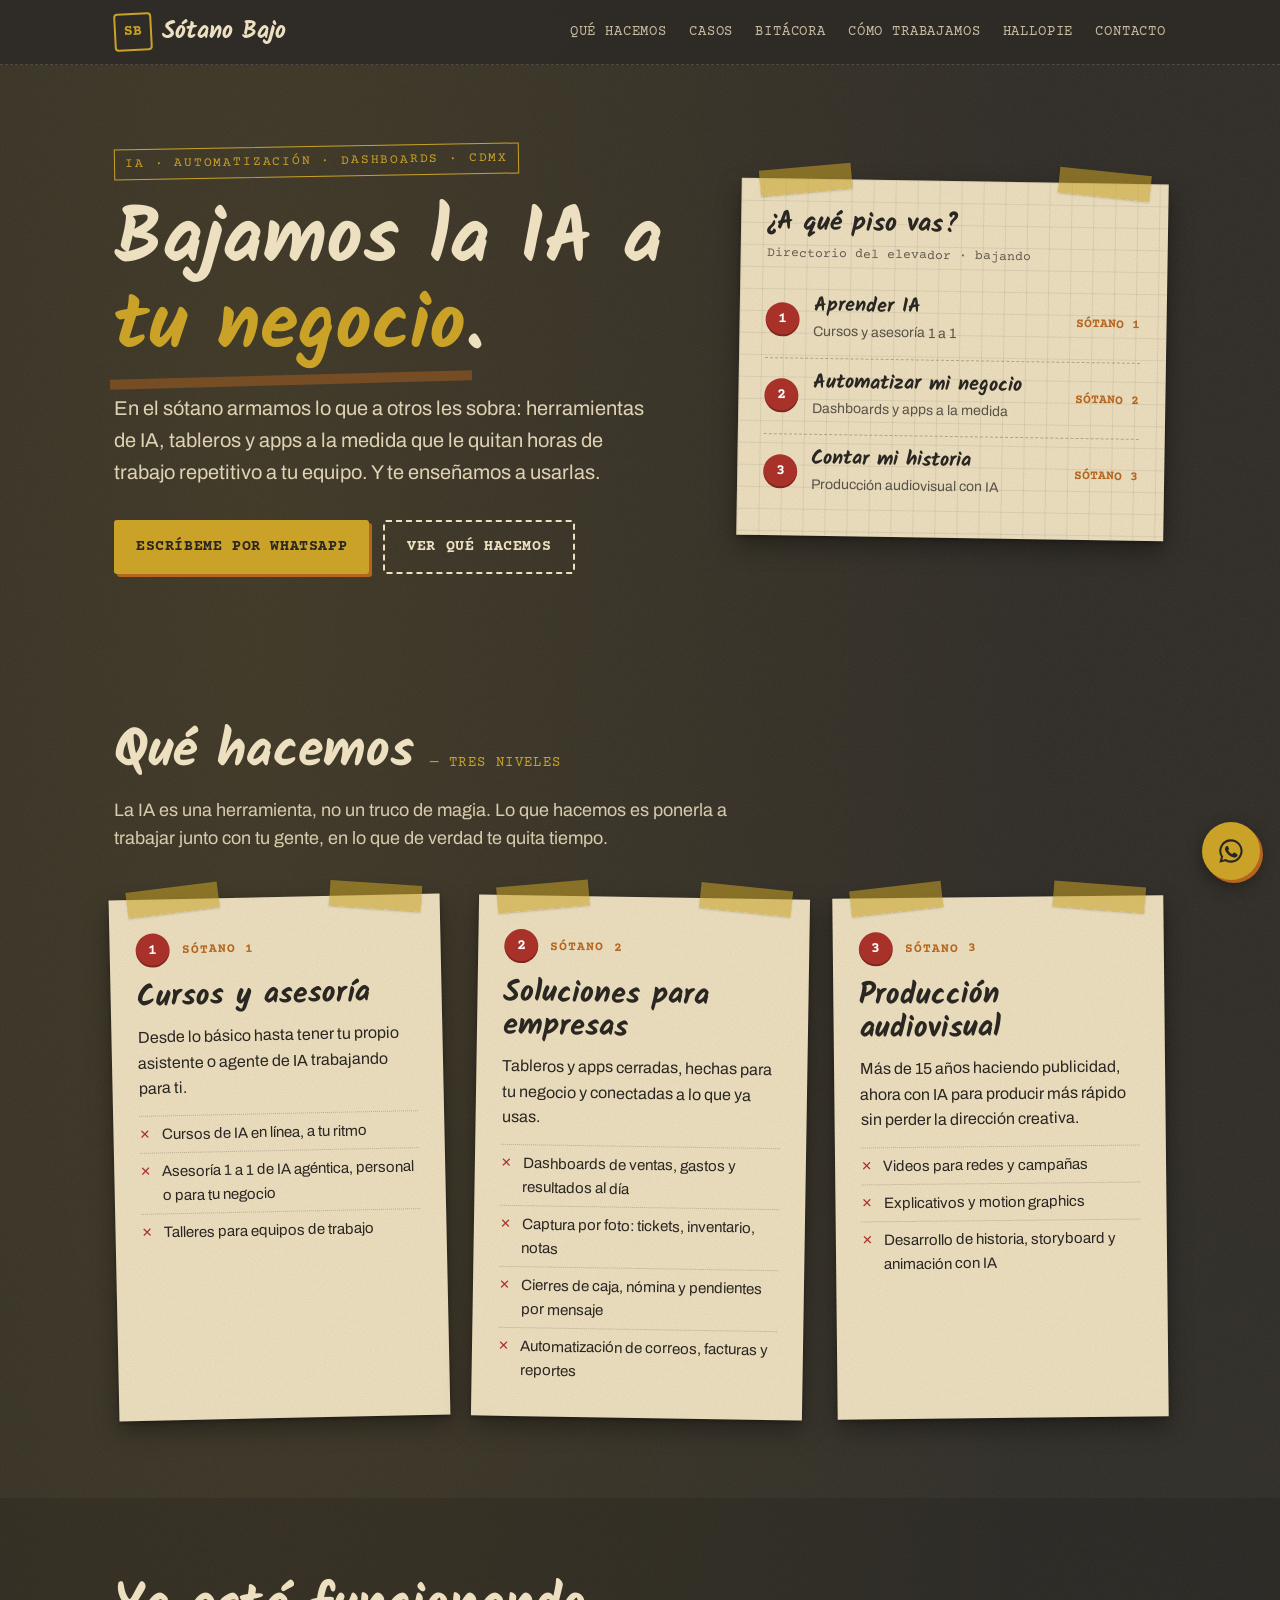
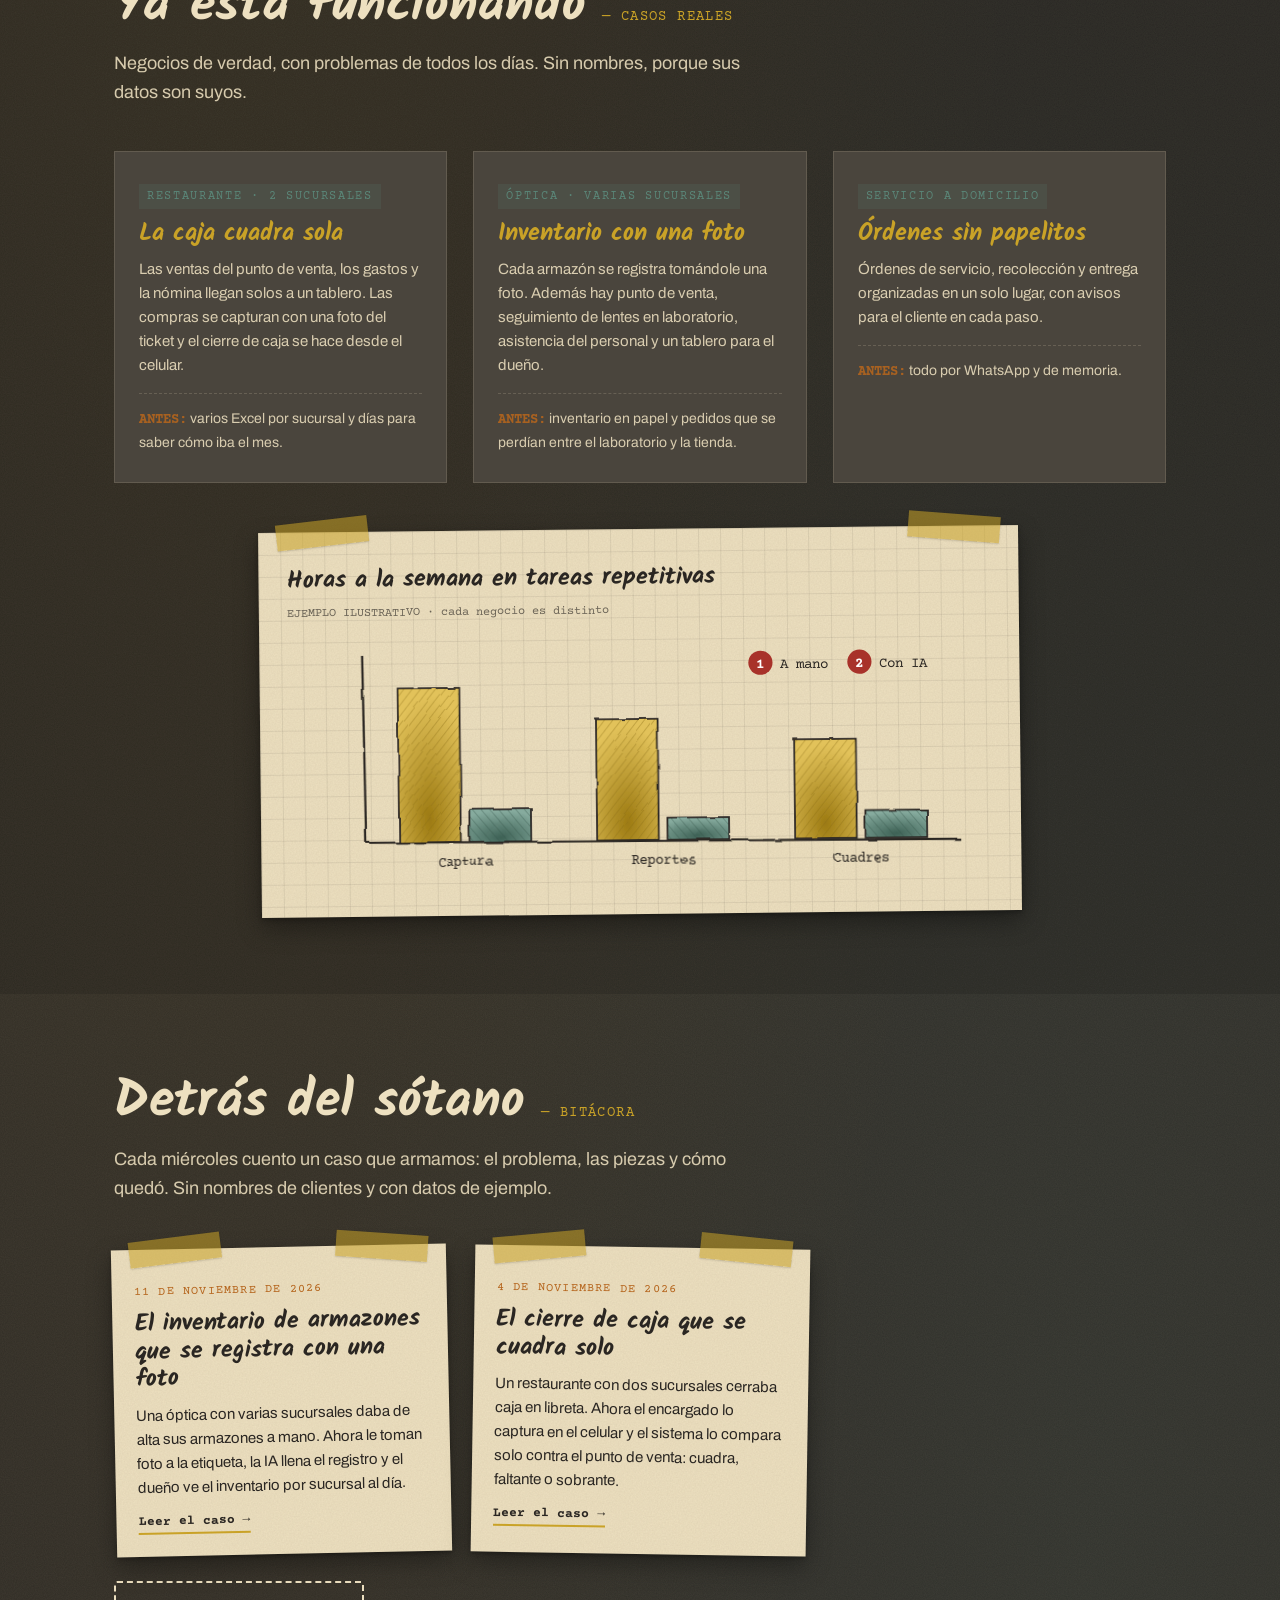
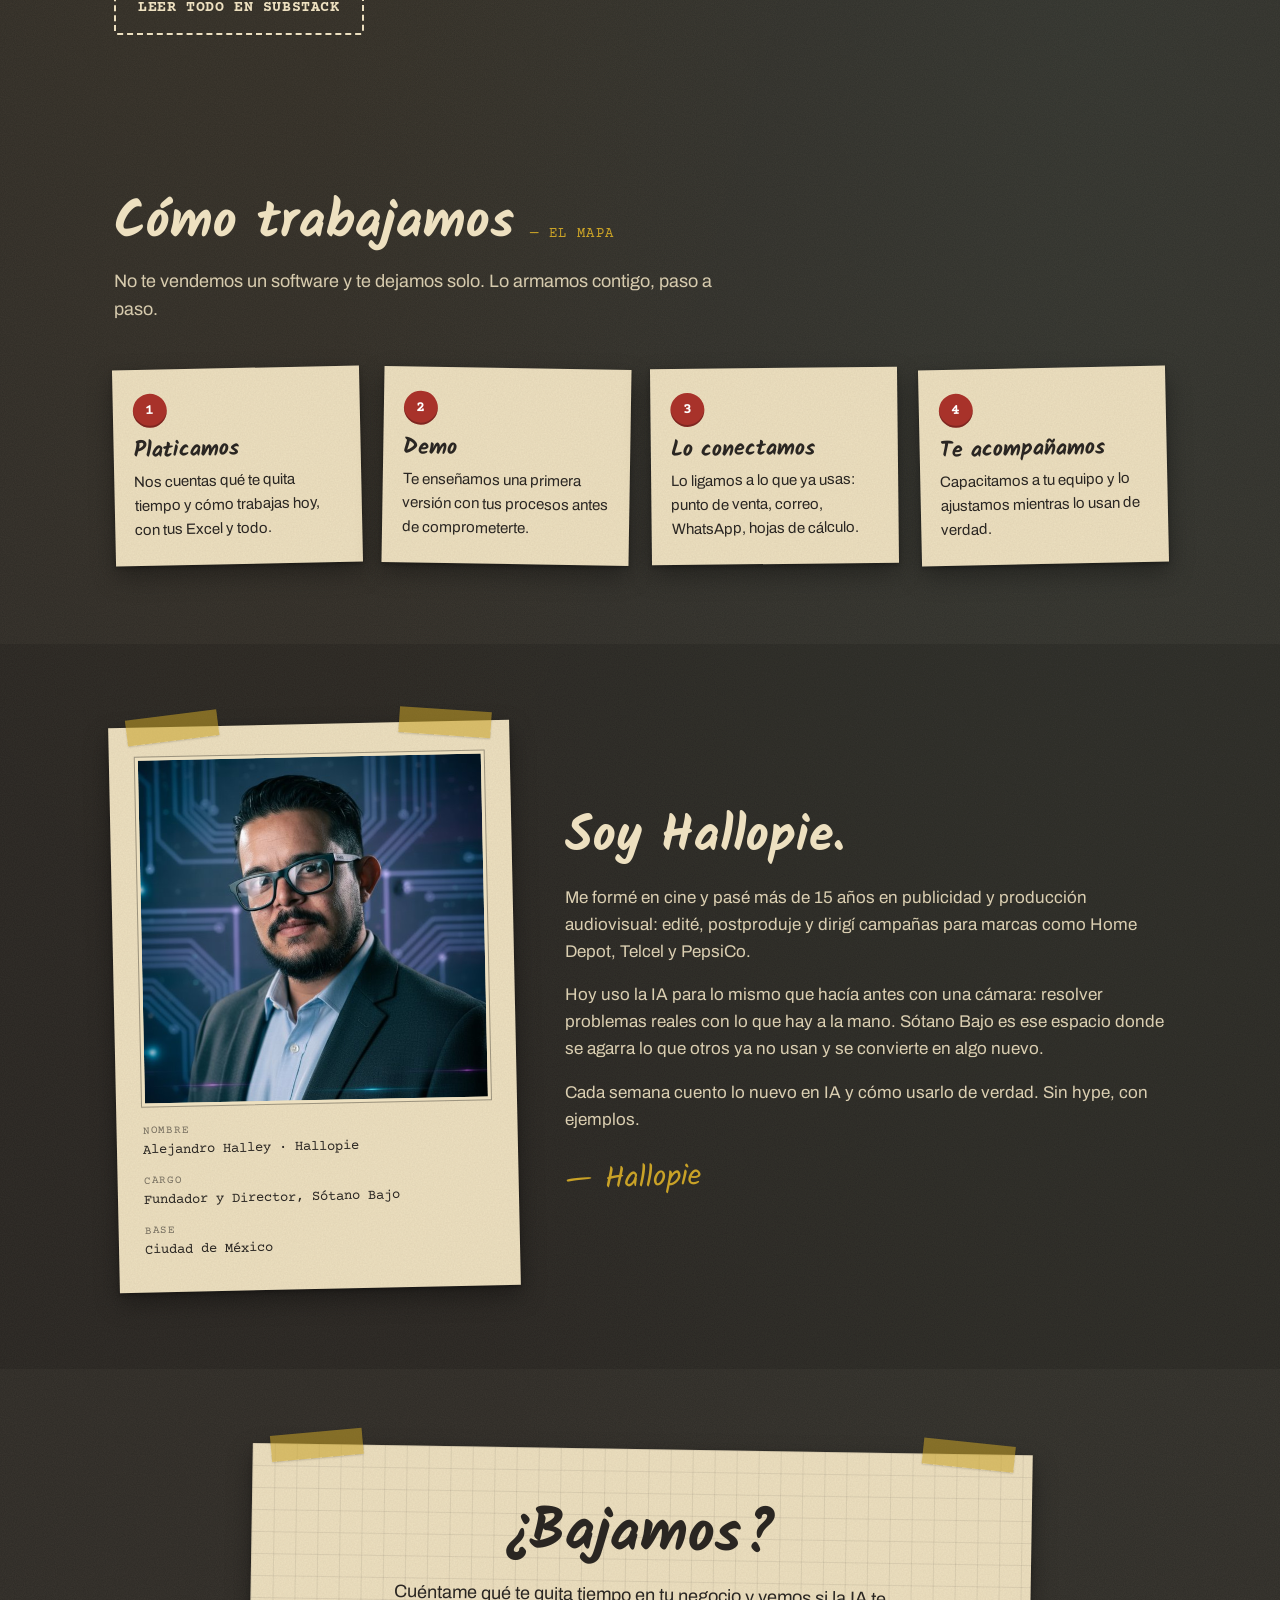
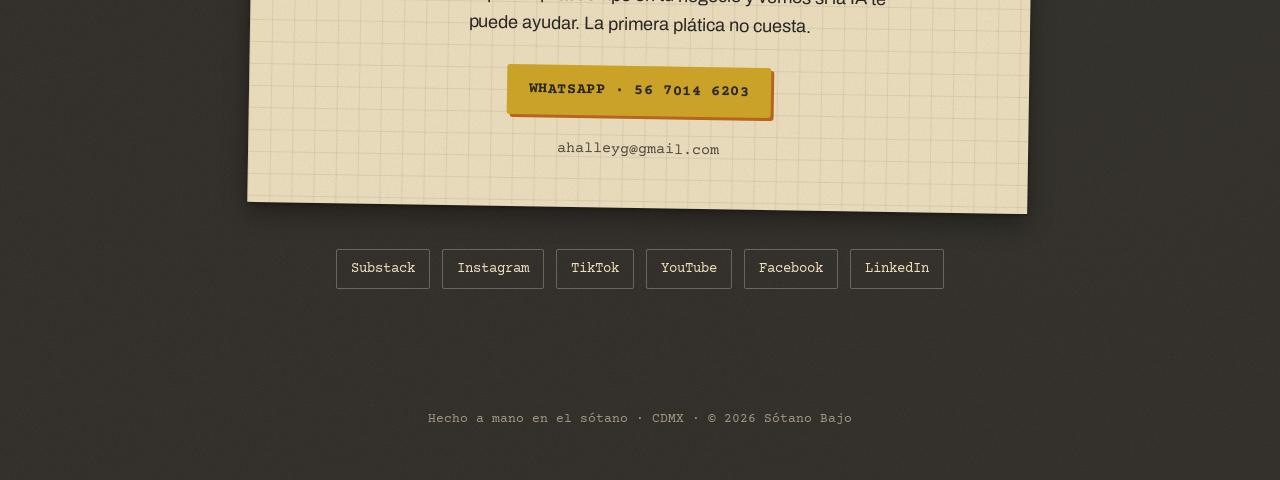
<file: index.html>
<!DOCTYPE html>
<html lang="es">
<head>
<meta charset="utf-8">
<meta name="viewport" content="width=device-width, initial-scale=1">
<title>Sótano Bajo · IA, automatización y dashboards para negocios</title>
<meta name="description" content="Sótano Bajo: cursos de IA, dashboards y apps a la medida para negocios, y producción audiovisual con IA. Por Hallopie, CDMX.">
<link rel="preconnect" href="https://fonts.googleapis.com">
<link rel="preconnect" href="https://fonts.gstatic.com" crossorigin>
<link href="https://fonts.googleapis.com/css2?family=Kalam:wght@400;700&family=Courier+Prime:wght@400;700&family=Archivo:wght@400;500;600&display=swap" rel="stylesheet">
<style>
:root{
  --piedra:#3A3630; --piedra-2:#2E2B26; --piedra-3:#4A453D;
  --oro:#C9A227; --oxido:#B5651D; --agua:#5A8577; --pergamino:#EDE0C0;
  --tinta:#2A2622; --rojo:#A8322A;
}
*{box-sizing:border-box;margin:0;padding:0}
html{scroll-behavior:smooth}
body{
  background:var(--piedra); color:var(--pergamino);
  font-family:"Archivo",system-ui,sans-serif; font-size:17px; line-height:1.6;
  background-image:
    radial-gradient(ellipse at 20% 10%, rgba(201,162,39,.10), transparent 55%),
    radial-gradient(ellipse at 85% 60%, rgba(90,133,119,.10), transparent 50%),
    url("data:image/svg+xml;utf8,<svg xmlns='http://www.w3.org/2000/svg' width='220' height='220'><filter id='n'><feTurbulence type='fractalNoise' baseFrequency='.9' numOctaves='3' stitchTiles='stitch'/><feColorMatrix values='0 0 0 0 0  0 0 0 0 0  0 0 0 0 0  0 0 0 .22 0'/></filter><rect width='100%' height='100%' filter='url(%23n)'/></svg>");
}
a{color:inherit}
.wrap{max-width:1100px;margin:0 auto;padding:0 24px}
.mano{font-family:"Kalam",cursive;font-weight:700;line-height:1.1}
.mono{font-family:"Courier Prime",monospace}

/* NAV */
nav{position:sticky;top:0;z-index:20;background:rgba(46,43,38,.92);backdrop-filter:blur(6px);border-bottom:1px dashed rgba(237,224,192,.18)}
nav .wrap{display:flex;align-items:center;justify-content:space-between;height:64px}
.logo{display:flex;align-items:center;gap:10px;text-decoration:none}
.logo .chapa{width:38px;height:38px;border:2px solid var(--oro);border-radius:4px;display:grid;place-items:center;
  font-family:"Courier Prime",monospace;font-weight:700;color:var(--oro);font-size:15px;transform:rotate(-3deg)}
.logo span{font-family:"Kalam",cursive;font-weight:700;font-size:24px}
nav ul{display:flex;gap:22px;list-style:none;font-family:"Courier Prime",monospace;font-size:14px;text-transform:uppercase;letter-spacing:.06em}
nav ul a{text-decoration:none;opacity:.8}
nav ul a:hover{opacity:1;color:var(--oro)}
@media(max-width:720px){nav ul{display:none}}

/* PAPEL / RECORTES */
.papel{background:var(--pergamino);color:var(--tinta);position:relative;
  box-shadow:0 10px 24px rgba(0,0,0,.35),0 2px 4px rgba(0,0,0,.25);
  background-image:url("data:image/svg+xml;utf8,<svg xmlns='http://www.w3.org/2000/svg' width='200' height='200'><filter id='p'><feTurbulence type='fractalNoise' baseFrequency='.65' numOctaves='2'/><feColorMatrix values='0 0 0 0 .35  0 0 0 0 .28  0 0 0 0 .18  0 0 0 .16 0'/></filter><rect width='100%' height='100%' filter='url(%23p)'/></svg>");
}
.cuadricula{background-image:
  linear-gradient(rgba(58,54,48,.09) 1px,transparent 1px),
  linear-gradient(90deg,rgba(58,54,48,.09) 1px,transparent 1px),
  url("data:image/svg+xml;utf8,<svg xmlns='http://www.w3.org/2000/svg' width='200' height='200'><filter id='p'><feTurbulence type='fractalNoise' baseFrequency='.65' numOctaves='2'/><feColorMatrix values='0 0 0 0 .35  0 0 0 0 .28  0 0 0 0 .18  0 0 0 .16 0'/></filter><rect width='100%' height='100%' filter='url(%23p)'/></svg>");
  background-size:22px 22px,22px 22px,auto}
.cinta::before,.cinta::after{content:"";position:absolute;width:92px;height:26px;background:rgba(201,162,39,.55);
  box-shadow:0 1px 2px rgba(0,0,0,.15);top:-12px}
.cinta::before{left:18px;transform:rotate(-6deg)}
.cinta::after{right:18px;transform:rotate(5deg)}
.chueco-1{transform:rotate(-1.2deg)} .chueco-2{transform:rotate(.9deg)} .chueco-3{transform:rotate(-.6deg)}
.borde-roto{clip-path:polygon(0 2%,6% 0,14% 1.5%,25% 0,38% 1%,52% 0,63% 1.6%,77% 0,88% 1.2%,100% 0,99% 22%,100% 48%,98.8% 74%,100% 100%,86% 98.6%,71% 100%,55% 98.8%,40% 100%,26% 98.5%,12% 100%,0 98.8%,1% 70%,0 44%,1.2% 20%)}

.burbuja{display:inline-grid;place-items:center;width:34px;height:34px;border-radius:50%;background:var(--rojo);color:#fff;
  font-family:"Courier Prime",monospace;font-weight:700;font-size:15px;box-shadow:inset 0 -2px 0 rgba(0,0,0,.25);flex:none}

.btn{display:inline-flex;align-items:center;gap:10px;padding:13px 22px;border-radius:3px;text-decoration:none;
  font-family:"Courier Prime",monospace;font-weight:700;font-size:15px;letter-spacing:.04em;text-transform:uppercase;transition:transform .15s}
.btn:hover{transform:translateY(-2px) rotate(-.5deg)}
.btn-oro{background:var(--oro);color:var(--tinta);box-shadow:3px 3px 0 var(--oxido)}
.btn-linea{border:2px dashed var(--pergamino);color:var(--pergamino)}

/* HERO */
.hero{padding:80px 0 70px}
.hero .wrap{display:grid;grid-template-columns:1.15fr .85fr;gap:48px;align-items:center}
@media(max-width:860px){.hero .wrap{grid-template-columns:1fr}}
.etiqueta{display:inline-block;font-family:"Courier Prime",monospace;font-size:13px;letter-spacing:.14em;text-transform:uppercase;
  color:var(--oro);border:1px solid var(--oro);padding:4px 10px;transform:rotate(-1deg);margin-bottom:22px}
.hero h1{font-size:clamp(44px,7vw,78px);margin-bottom:22px}
.hero h1 em{font-style:normal;color:var(--oro);position:relative}
.hero h1 em::after{content:"";position:absolute;left:-4px;right:-6px;bottom:4px;height:10px;background:rgba(181,101,29,.45);z-index:-1;transform:rotate(-1.5deg)}
.hero p.lead{font-size:20px;max-width:540px;opacity:.92;margin-bottom:32px}
.hero .ctas{display:flex;flex-wrap:wrap;gap:14px}

/* ELEVADOR */
.elevador{padding:30px 26px 26px}
.elevador h3{font-size:26px;margin-bottom:6px}
.elevador .sub{font-family:"Courier Prime",monospace;font-size:13px;opacity:.7;margin-bottom:18px}
.piso{display:flex;align-items:center;gap:14px;padding:13px 0;border-top:1.5px dashed rgba(42,38,34,.3)}
.piso:first-of-type{border-top:none}
.piso b{font-family:"Kalam",cursive;font-size:20px;display:block;line-height:1.1}
.piso small{font-size:14px;opacity:.75}
.piso .nivel{font-family:"Courier Prime",monospace;font-weight:700;font-size:13px;color:var(--oxido);margin-left:auto;white-space:nowrap}

/* SECCIONES */
section{padding:80px 0}
.titulo-sec{display:flex;align-items:baseline;gap:16px;margin-bottom:14px}
.titulo-sec h2{font-size:clamp(34px,5vw,52px)}
.titulo-sec .mono{color:var(--oro);font-size:14px;letter-spacing:.1em}
.intro-sec{max-width:640px;opacity:.88;margin-bottom:44px;font-size:18px}

.niveles{display:grid;grid-template-columns:repeat(3,1fr);gap:30px}
@media(max-width:900px){.niveles{grid-template-columns:1fr}}
.nivel-card{padding:34px 26px 28px}
.nivel-card .cab{display:flex;align-items:center;gap:12px;margin-bottom:14px}
.nivel-card .cab .mono{font-size:13px;color:var(--oxido);font-weight:700;letter-spacing:.08em}
.nivel-card h3{font-size:30px;margin-bottom:10px}
.nivel-card p{font-size:16px;margin-bottom:14px}
.nivel-card ul{list-style:none;font-size:15px}
.nivel-card li{padding:6px 0 6px 22px;position:relative;border-top:1px dotted rgba(42,38,34,.25)}
.nivel-card li::before{content:"✕";position:absolute;left:0;color:var(--rojo);font-weight:700;font-size:13px;top:8px}

/* CASOS */
.casos{display:grid;grid-template-columns:repeat(3,1fr);gap:26px}
@media(max-width:900px){.casos{grid-template-columns:1fr}}
.caso{padding:28px 24px;background:var(--piedra-3);border:1px solid rgba(237,224,192,.14);position:relative}
.caso .giro{font-family:"Courier Prime",monospace;font-size:12px;letter-spacing:.14em;text-transform:uppercase;color:var(--agua);background:rgba(90,133,119,.15);padding:3px 8px;display:inline-block;margin-bottom:12px}
.caso h3{font-size:24px;margin-bottom:10px;color:var(--oro)}
.caso p{font-size:15px;opacity:.88}
.caso .antes{margin-top:16px;padding-top:14px;border-top:1px dashed rgba(237,224,192,.2);font-size:14px}
.caso .antes span{font-family:"Courier Prime",monospace;color:var(--oxido);font-weight:700}

/* GRAFICA dibujada */
.grafica-wrap{margin-top:46px;padding:30px 28px 22px;max-width:760px;margin-left:auto;margin-right:auto}
.grafica-wrap h4{font-family:"Kalam",cursive;font-size:24px;margin-bottom:4px}
.grafica-wrap .nota{font-family:"Courier Prime",monospace;font-size:12px;opacity:.65;margin-bottom:10px}

/* PROCESO */
.pasos{display:grid;grid-template-columns:repeat(4,1fr);gap:22px;counter-reset:p}
@media(max-width:900px){.pasos{grid-template-columns:1fr 1fr}}
@media(max-width:520px){.pasos{grid-template-columns:1fr}}
.paso{padding:24px 20px}
.paso .burbuja{margin-bottom:12px}
.paso h3{font-size:22px;margin-bottom:6px}
.paso p{font-size:15px}

/* SOBRE */
.sobre .wrap{display:grid;grid-template-columns:.8fr 1.2fr;gap:50px;align-items:center}
@media(max-width:860px){.sobre .wrap{grid-template-columns:1fr}}
.ficha{padding:30px 26px}
.ficha .foto{aspect-ratio:1/1;overflow:hidden;background:var(--piedra-3);border:3px solid var(--pergamino);outline:1px solid rgba(42,38,34,.4);display:grid;place-items:center;
  font-family:"Kalam",cursive;font-size:56px;color:var(--oro);margin-bottom:16px}
.ficha dl{font-size:14px;font-family:"Courier Prime",monospace}
.ficha dt{opacity:.6;text-transform:uppercase;letter-spacing:.08em;font-size:11px;margin-top:10px}
.sobre h2{font-size:clamp(34px,5vw,50px);margin-bottom:18px}
.sobre p{margin-bottom:16px;opacity:.9}
.firma{font-family:"Kalam",cursive;font-size:30px;color:var(--oro);transform:rotate(-2deg);display:inline-block;margin-top:6px}

/* CONTACTO */
.contacto{text-align:center}
.contacto .papel{max-width:780px;margin:0 auto;padding:54px 36px 46px}
.contacto h2{font-size:clamp(36px,6vw,58px);margin-bottom:14px}
.contacto p{font-size:18px;max-width:520px;margin:0 auto 28px}
.contacto .datos{font-family:"Courier Prime",monospace;font-size:15px;margin-top:22px;opacity:.8}
.redes{display:flex;flex-wrap:wrap;justify-content:center;gap:12px;margin-top:40px}
.redes a{font-family:"Courier Prime",monospace;font-size:14px;text-decoration:none;padding:8px 14px;border:1px solid rgba(237,224,192,.3);border-radius:2px}
.redes a:hover{border-color:var(--oro);color:var(--oro)}


/* BITACORA */
.bitacora{display:grid;grid-template-columns:repeat(auto-fill,minmax(280px,1fr));gap:24px}
.entrada{padding:26px 22px 22px;text-decoration:none;color:var(--tinta);display:block;transition:transform .15s}
.entrada:hover{transform:rotate(-.6deg) translateY(-3px)}
.entrada .fecha{font-family:"Courier Prime",monospace;font-size:12px;letter-spacing:.1em;color:var(--oxido);text-transform:uppercase}
.entrada h3{font-family:"Kalam",cursive;font-size:24px;line-height:1.15;margin:8px 0 10px}
.entrada p{font-size:15px}
.entrada .leer{font-family:"Courier Prime",monospace;font-size:13px;font-weight:700;margin-top:12px;display:inline-block;border-bottom:2px solid var(--oro)}
.vacia{padding:26px 22px;border:2px dashed rgba(237,224,192,.3);font-family:"Courier Prime",monospace;font-size:14px;opacity:.8}
footer{padding:40px 0 50px;text-align:center;font-family:"Courier Prime",monospace;font-size:13px;opacity:.6}
.wa-flota{position:fixed;right:20px;bottom:20px;z-index:30;width:58px;height:58px;border-radius:50%;background:var(--oro);display:grid;place-items:center;
  box-shadow:3px 3px 0 var(--oxido),0 6px 16px rgba(0,0,0,.35);text-decoration:none}
.wa-flota svg{width:28px;height:28px}
</style>
</head>
<body>

<svg width="0" height="0" style="position:absolute" aria-hidden="true">
  <defs>
    <filter id="mano"><feTurbulence type="fractalNoise" baseFrequency=".035" numOctaves="2" seed="4"/><feDisplacementMap in="SourceGraphic" scale="3.2"/></filter>
    <pattern id="rayado-oro" width="6" height="6" patternUnits="userSpaceOnUse" patternTransform="rotate(38)"><line x1="0" y1="0" x2="0" y2="6" stroke="#8a6c12" stroke-width="1.2" opacity=".55"/></pattern>
    <pattern id="rayado-agua" width="6" height="6" patternUnits="userSpaceOnUse" patternTransform="rotate(-40)"><line x1="0" y1="0" x2="0" y2="6" stroke="#2f4f45" stroke-width="1.2" opacity=".5"/></pattern>
    <radialGradient id="g-oro" cx="50%" cy="85%" r="80%"><stop offset="0" stop-color="#9c7a12"/><stop offset="1" stop-color="#E2C25A"/></radialGradient>
    <radialGradient id="g-agua" cx="50%" cy="85%" r="80%"><stop offset="0" stop-color="#3d6155"/><stop offset="1" stop-color="#86ab9e"/></radialGradient>
  </defs>
</svg>

<nav>
  <div class="wrap">
    <a class="logo" href="#inicio"><div class="chapa">SB</div><span>Sótano Bajo</span></a>
    <ul>
      <li><a href="#niveles">Qué hacemos</a></li>
      <li><a href="#casos">Casos</a></li>
      <li><a href="#bitacora">Bitácora</a></li>
      <li><a href="#como">Cómo trabajamos</a></li>
      <li><a href="#hallopie">Hallopie</a></li>
      <li><a href="#contacto">Contacto</a></li>
    </ul>
  </div>
</nav>

<header class="hero" id="inicio">
  <div class="wrap">
    <div>
      <div class="etiqueta">IA · automatización · dashboards · CDMX</div>
      <h1 class="mano">Bajamos la IA a <em>tu negocio</em>.</h1>
      <p class="lead">En el sótano armamos lo que a otros les sobra: herramientas de IA, tableros y apps a la medida que le quitan horas de trabajo repetitivo a tu equipo. Y te enseñamos a usarlas.</p>
      <div class="ctas">
        <a class="btn btn-oro" href="https://wa.me/525670146203?text=Hola%20Hallopie%2C%20quiero%20saber%20m%C3%A1s%20de%20S%C3%B3tano%20Bajo" target="_blank" rel="noopener">Escríbeme por WhatsApp</a>
        <a class="btn btn-linea" href="#niveles">Ver qué hacemos</a>
      </div>
    </div>

    <div class="papel cuadricula cinta chueco-2 elevador">
      <h3 class="mano">¿A qué piso vas?</h3>
      <div class="sub">Directorio del elevador · bajando</div>
      <a class="piso" href="#niveles" style="text-decoration:none;color:inherit">
        <span class="burbuja">1</span><div><b>Aprender IA</b><small>Cursos y asesoría 1 a 1</small></div><span class="nivel">SÓTANO 1</span>
      </a>
      <a class="piso" href="#niveles" style="text-decoration:none;color:inherit">
        <span class="burbuja">2</span><div><b>Automatizar mi negocio</b><small>Dashboards y apps a la medida</small></div><span class="nivel">SÓTANO 2</span>
      </a>
      <a class="piso" href="#niveles" style="text-decoration:none;color:inherit">
        <span class="burbuja">3</span><div><b>Contar mi historia</b><small>Producción audiovisual con IA</small></div><span class="nivel">SÓTANO 3</span>
      </a>
    </div>
  </div>
</header>

<section id="niveles">
  <div class="wrap">
    <div class="titulo-sec"><h2 class="mano">Qué hacemos</h2><span class="mono">— TRES NIVELES</span></div>
    <p class="intro-sec">La IA es una herramienta, no un truco de magia. Lo que hacemos es ponerla a trabajar junto con tu gente, en lo que de verdad te quita tiempo.</p>

    <div class="niveles">
      <article class="papel cinta chueco-1 nivel-card">
        <div class="cab"><span class="burbuja">1</span><span class="mono">SÓTANO 1</span></div>
        <h3 class="mano">Cursos y asesoría</h3>
        <p>Desde lo básico hasta tener tu propio asistente o agente de IA trabajando para ti.</p>
        <ul>
          <li>Cursos de IA en línea, a tu ritmo</li>
          <li>Asesoría 1 a 1 de IA agéntica, personal o para tu negocio</li>
          <li>Talleres para equipos de trabajo</li>
        </ul>
      </article>
      <article class="papel cinta chueco-2 nivel-card">
        <div class="cab"><span class="burbuja">2</span><span class="mono">SÓTANO 2</span></div>
        <h3 class="mano">Soluciones para empresas</h3>
        <p>Tableros y apps cerradas, hechas para tu negocio y conectadas a lo que ya usas.</p>
        <ul>
          <li>Dashboards de ventas, gastos y resultados al día</li>
          <li>Captura por foto: tickets, inventario, notas</li>
          <li>Cierres de caja, nómina y pendientes por mensaje</li>
          <li>Automatización de correos, facturas y reportes</li>
        </ul>
      </article>
      <article class="papel cinta chueco-3 nivel-card">
        <div class="cab"><span class="burbuja">3</span><span class="mono">SÓTANO 3</span></div>
        <h3 class="mano">Producción audiovisual</h3>
        <p>Más de 15 años haciendo publicidad, ahora con IA para producir más rápido sin perder la dirección creativa.</p>
        <ul>
          <li>Videos para redes y campañas</li>
          <li>Explicativos y motion graphics</li>
          <li>Desarrollo de historia, storyboard y animación con IA</li>
        </ul>
      </article>
    </div>
  </div>
</section>

<section id="casos" style="background:rgba(0,0,0,.12)">
  <div class="wrap">
    <div class="titulo-sec"><h2 class="mano">Ya está funcionando</h2><span class="mono">— CASOS REALES</span></div>
    <p class="intro-sec">Negocios de verdad, con problemas de todos los días. Sin nombres, porque sus datos son suyos.</p>

    <div class="casos">
      <div class="caso">
        <span class="giro">Restaurante · 2 sucursales</span>
        <h3 class="mano">La caja cuadra sola</h3>
        <p>Las ventas del punto de venta, los gastos y la nómina llegan solos a un tablero. Las compras se capturan con una foto del ticket y el cierre de caja se hace desde el celular.</p>
        <p class="antes"><span>ANTES:</span> varios Excel por sucursal y días para saber cómo iba el mes.</p>
      </div>
      <div class="caso">
        <span class="giro">Óptica · varias sucursales</span>
        <h3 class="mano">Inventario con una foto</h3>
        <p>Cada armazón se registra tomándole una foto. Además hay punto de venta, seguimiento de lentes en laboratorio, asistencia del personal y un tablero para el dueño.</p>
        <p class="antes"><span>ANTES:</span> inventario en papel y pedidos que se perdían entre el laboratorio y la tienda.</p>
      </div>
      <div class="caso">
        <span class="giro">Servicio a domicilio</span>
        <h3 class="mano">Órdenes sin papelitos</h3>
        <p>Órdenes de servicio, recolección y entrega organizadas en un solo lugar, con avisos para el cliente en cada paso.</p>
        <p class="antes"><span>ANTES:</span> todo por WhatsApp y de memoria.</p>
      </div>
    </div>

    <div class="papel cuadricula cinta chueco-3 grafica-wrap">
      <h4>Horas a la semana en tareas repetitivas</h4>
      <div class="nota">EJEMPLO ILUSTRATIVO · cada negocio es distinto</div>
      <svg viewBox="0 0 640 230" width="100%" role="img" aria-label="Gráfica ilustrativa: antes y después de automatizar">
        <g filter="url(#mano)" font-family="Courier Prime, monospace" font-size="13" fill="#2A2622">
          <line x1="70" y1="190" x2="610" y2="192" stroke="#2A2622" stroke-width="2"/>
          <line x1="70" y1="190" x2="68" y2="20" stroke="#2A2622" stroke-width="2"/>
          <!-- Captura -->
          <rect x="100" y="50" width="56" height="140" fill="url(#g-oro)"/><rect x="100" y="50" width="56" height="140" fill="url(#rayado-oro)" stroke="#2A2622" stroke-width="1.6"/>
          <rect x="164" y="160" width="56" height="30" fill="url(#g-agua)"/><rect x="164" y="160" width="56" height="30" fill="url(#rayado-agua)" stroke="#2A2622" stroke-width="1.6"/>
          <text x="160" y="212" text-anchor="middle">Captura</text>
          <!-- Reportes -->
          <rect x="280" y="80" width="56" height="110" fill="url(#g-oro)"/><rect x="280" y="80" width="56" height="110" fill="url(#rayado-oro)" stroke="#2A2622" stroke-width="1.6"/>
          <rect x="344" y="170" width="56" height="20" fill="url(#g-agua)"/><rect x="344" y="170" width="56" height="20" fill="url(#rayado-agua)" stroke="#2A2622" stroke-width="1.6"/>
          <text x="340" y="212" text-anchor="middle">Reportes</text>
          <!-- Cuadres -->
          <rect x="460" y="100" width="56" height="90" fill="url(#g-oro)"/><rect x="460" y="100" width="56" height="90" fill="url(#rayado-oro)" stroke="#2A2622" stroke-width="1.6"/>
          <rect x="524" y="165" width="56" height="25" fill="url(#g-agua)"/><rect x="524" y="165" width="56" height="25" fill="url(#rayado-agua)" stroke="#2A2622" stroke-width="1.6"/>
          <text x="520" y="212" text-anchor="middle">Cuadres</text>
        </g>
        <g font-family="Courier Prime, monospace" font-size="13" fill="#2A2622">
          <circle cx="430" cy="30" r="11" fill="#A8322A"/><text x="430" y="35" text-anchor="middle" fill="#fff" font-weight="700">1</text><text x="448" y="35">A mano</text>
          <circle cx="520" cy="30" r="11" fill="#A8322A"/><text x="520" y="35" text-anchor="middle" fill="#fff" font-weight="700">2</text><text x="538" y="35">Con IA</text>
        </g>
      </svg>
    </div>
  </div>
</section>

<section id="bitacora">
  <div class="wrap">
    <div class="titulo-sec"><h2 class="mano">Detrás del sótano</h2><span class="mono">— BITÁCORA</span></div>
    <p class="intro-sec">Cada miércoles cuento un caso que armamos: el problema, las piezas y cómo quedó. Sin nombres de clientes y con datos de ejemplo.</p>
    <div class="bitacora" id="lista-casos"><div class="vacia">El primer caso sale el miércoles 4 de noviembre.</div></div>
    <p style="margin-top:28px"><a class="btn btn-linea" href="https://hallpiestanobajo.substack.com" target="_blank" rel="noopener">Leer todo en Substack</a></p>
  </div>
</section>

<section id="como">
  <div class="wrap">
    <div class="titulo-sec"><h2 class="mano">Cómo trabajamos</h2><span class="mono">— EL MAPA</span></div>
    <p class="intro-sec">No te vendemos un software y te dejamos solo. Lo armamos contigo, paso a paso.</p>
    <div class="pasos">
      <div class="papel paso chueco-1"><span class="burbuja">1</span><h3 class="mano">Platicamos</h3><p>Nos cuentas qué te quita tiempo y cómo trabajas hoy, con tus Excel y todo.</p></div>
      <div class="papel paso chueco-2"><span class="burbuja">2</span><h3 class="mano">Demo</h3><p>Te enseñamos una primera versión con tus procesos antes de comprometerte.</p></div>
      <div class="papel paso chueco-3"><span class="burbuja">3</span><h3 class="mano">Lo conectamos</h3><p>Lo ligamos a lo que ya usas: punto de venta, correo, WhatsApp, hojas de cálculo.</p></div>
      <div class="papel paso chueco-1"><span class="burbuja">4</span><h3 class="mano">Te acompañamos</h3><p>Capacitamos a tu equipo y lo ajustamos mientras lo usan de verdad.</p></div>
    </div>
  </div>
</section>

<section class="sobre" id="hallopie" style="background:rgba(0,0,0,.12)">
  <div class="wrap">
    <div class="papel cinta chueco-1 ficha">
      <div class="foto"><img src="hallopie.jpg" alt="Hallopie, fundador de Sótano Bajo" style="width:100%;height:100%;object-fit:cover;display:block"></div>
      <dl>
        <dt>Nombre</dt><dd>Alejandro Halley · Hallopie</dd>
        <dt>Cargo</dt><dd>Fundador y Director, Sótano Bajo</dd>
        <dt>Base</dt><dd>Ciudad de México</dd>
      </dl>
    </div>
    <div>
      <h2 class="mano">Soy Hallopie.</h2>
      <p>Me formé en cine y pasé más de 15 años en publicidad y producción audiovisual: edité, postproduje y dirigí campañas para marcas como Home Depot, Telcel y PepsiCo.</p>
      <p>Hoy uso la IA para lo mismo que hacía antes con una cámara: resolver problemas reales con lo que hay a la mano. Sótano Bajo es ese espacio donde se agarra lo que otros ya no usan y se convierte en algo nuevo.</p>
      <p>Cada semana cuento lo nuevo en IA y cómo usarlo de verdad. Sin hype, con ejemplos.</p>
      <span class="firma">— Hallopie</span>
    </div>
  </div>
</section>

<section class="contacto" id="contacto">
  <div class="wrap">
    <div class="papel cuadricula cinta chueco-2">
      <h2 class="mano">¿Bajamos?</h2>
      <p>Cuéntame qué te quita tiempo en tu negocio y vemos si la IA te puede ayudar. La primera plática no cuesta.</p>
      <a class="btn btn-oro" href="https://wa.me/525670146203?text=Hola%20Hallopie%2C%20quiero%20saber%20m%C3%A1s%20de%20S%C3%B3tano%20Bajo" target="_blank" rel="noopener">WhatsApp · 56 7014 6203</a>
      <div class="datos">ahalleyg@gmail.com</div>
    </div>
    <div class="redes">
      <a href="https://hallpiestanobajo.substack.com" target="_blank" rel="noopener">Substack</a>
      <a href="https://www.instagram.com/hallopie_sotanobajo" target="_blank" rel="noopener">Instagram</a>
      <a href="https://www.tiktok.com/@hallopie_sotanobajo" target="_blank" rel="noopener">TikTok</a>
      <a href="https://www.youtube.com/@hallopie" target="_blank" rel="noopener">YouTube</a>
      <a href="https://www.facebook.com/profile.php?id=61595909232128" target="_blank" rel="noopener">Facebook</a>
      <a href="https://www.linkedin.com/in/hallopieia" target="_blank" rel="noopener">LinkedIn</a>
    </div>
  </div>
</section>

<footer>Hecho a mano en el sótano · CDMX · © 2026 Sótano Bajo</footer>

<a class="wa-flota" href="https://wa.me/525670146203" target="_blank" rel="noopener" aria-label="WhatsApp">
  <svg viewBox="0 0 24 24" fill="#2A2622"><path d="M12 2a10 10 0 0 0-8.6 15.1L2 22l5-1.3A10 10 0 1 0 12 2zm0 18.2a8.2 8.2 0 0 1-4.2-1.1l-.3-.2-3 .8.8-2.9-.2-.3A8.2 8.2 0 1 1 12 20.2zm4.5-6.1c-.2-.1-1.5-.7-1.7-.8s-.4-.1-.6.1-.7.8-.8 1-.3.2-.5.1a6.7 6.7 0 0 1-3.3-2.9c-.2-.4.2-.4.7-1.2.1-.2 0-.3 0-.4l-.8-1.8c-.2-.5-.4-.4-.6-.4h-.5a1 1 0 0 0-.7.3 3 3 0 0 0-.9 2.2 5.2 5.2 0 0 0 1.1 2.7 11.8 11.8 0 0 0 4.5 4c1.7.7 2.3.8 3.2.6a2.7 2.7 0 0 0 1.8-1.3 2.2 2.2 0 0 0 .2-1.3c-.1-.1-.3-.2-.5-.3z"/></svg>
</a>
<script>
(function(){
  const esc=t=>String(t||'').replace(/[&<>"]/g,c=>({'&':'&amp;','<':'&lt;','>':'&gt;','"':'&quot;'}[c]));
  fetch('casos.json',{cache:'no-store'}).then(r=>r.ok?r.json():[]).then(casos=>{
    if(!Array.isArray(casos)||!casos.length)return;
    casos.sort((a,b)=>(b.fecha||'').localeCompare(a.fecha||''));
    const rot=['chueco-1','chueco-2','chueco-3'];
    document.getElementById('lista-casos').innerHTML=casos.map((c,i)=>{
      const f=c.fecha?new Date(c.fecha+'T12:00:00').toLocaleDateString('es-MX',{day:'numeric',month:'long',year:'numeric'}):'';
      return `<a class="papel cinta entrada ${rot[i%3]}" href="${esc(c.link||'https://hallpiestanobajo.substack.com')}" target="_blank" rel="noopener"><span class="fecha">${esc(f)}</span><h3>${esc(c.titulo)}</h3><p>${esc(c.resumen)}</p><span class="leer">Leer el caso →</span></a>`;
    }).join('');
  }).catch(()=>{});
})();
</script>
</body>
</html>
</file>
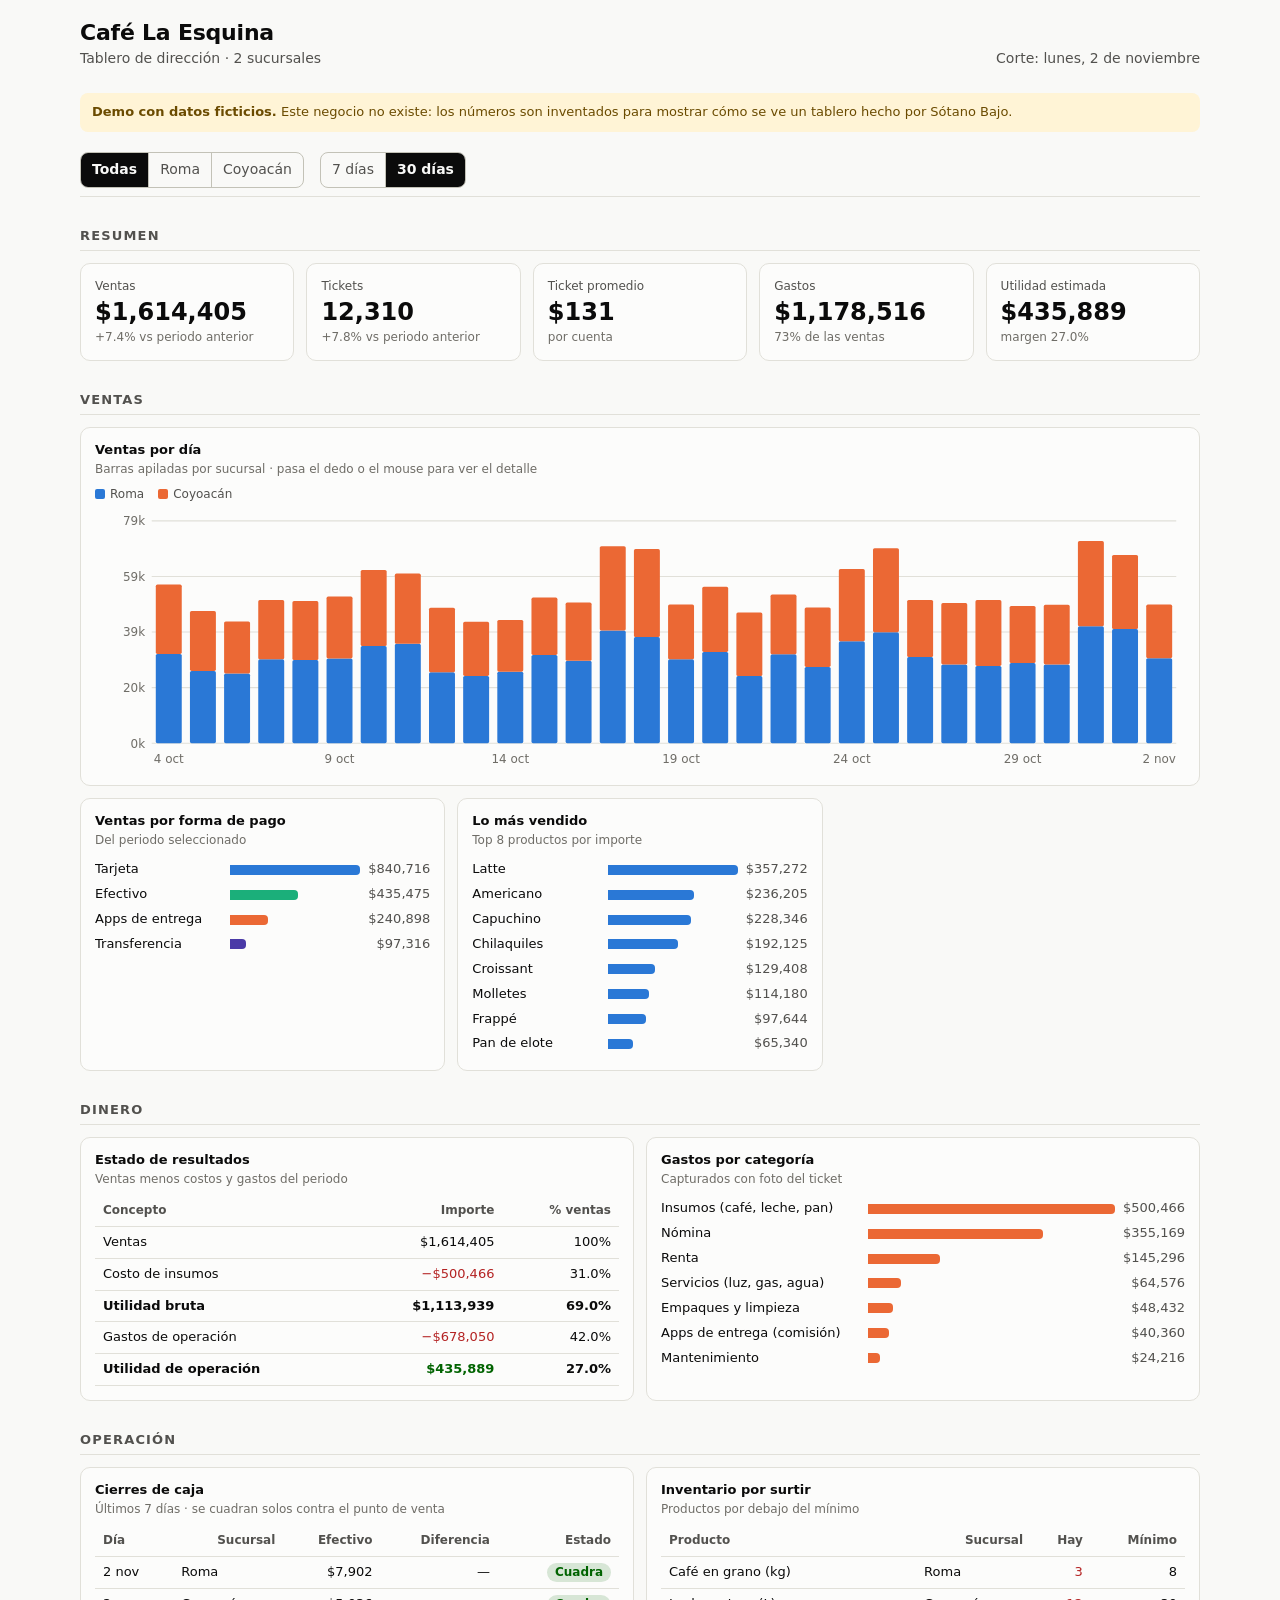
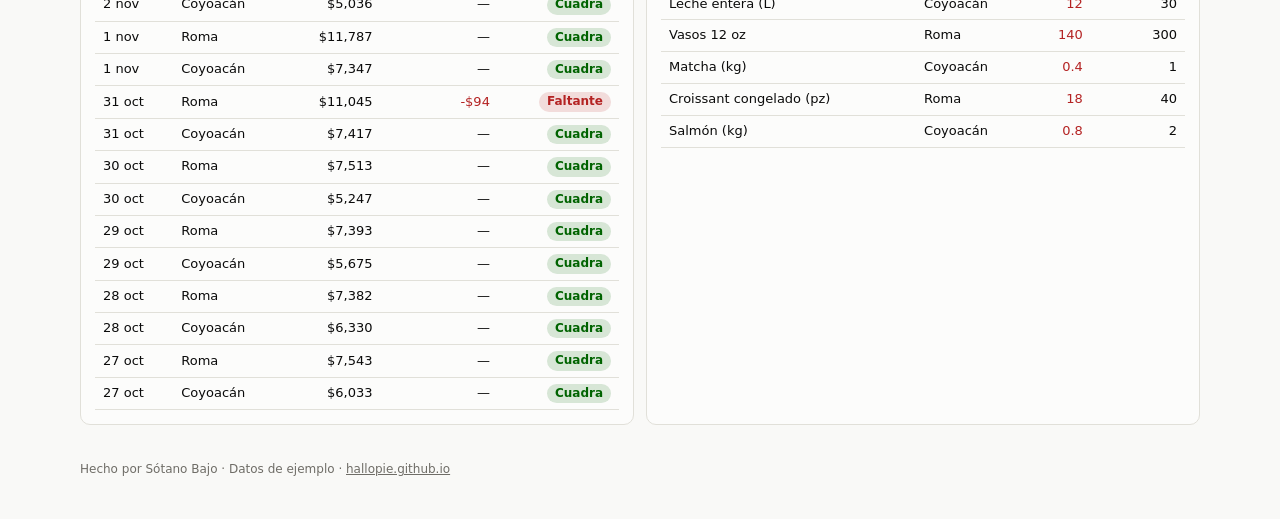
<file: demo/index.html>
<!doctype html>
<html lang="es">
<head>
<meta charset="utf-8">
<meta name="viewport" content="width=device-width, initial-scale=1">
<meta name="robots" content="noindex">
<title>Café La Esquina · Dashboard (demo)</title>
<style>
:root{
  --page:#f9f9f7; --surface:#fcfcfb; --ink:#0b0b0b; --ink2:#52514e; --muted:#6f6d67; --grid:#e1e0d9; --axis:#c3c2b7;
  --good:#006300; --bad:#b42323; --warn-bg:#fff4d6; --warn-ink:#6b4b00; --accent:#2a78d6;
  --s1:#2a78d6; --s2:#eb6834; --s3:#1baf7a; --s4:#eda100; --s5:#e87ba4; --s7:#4a3aa7;
}
@media (prefers-color-scheme:dark){:root{
  --page:#0d0d0d; --surface:#1a1a19; --ink:#fff; --ink2:#c3c2b7; --muted:#a09f97; --grid:#2c2c2a; --axis:#383835;
  --good:#3ecf5a; --bad:#ff7a7a; --warn-bg:#3a2f0d; --warn-ink:#f3d58a; --accent:#3987e5;
  --s1:#3987e5; --s2:#d95926; --s3:#199e70; --s4:#c98500; --s5:#d55181; --s7:#9085e9; color-scheme:dark}}
*{box-sizing:border-box}
body{margin:0;background:var(--page);color:var(--ink);font:14px/1.45 system-ui,-apple-system,"Segoe UI",Roboto,sans-serif;padding-inline:16px;padding-block:0 40px}
.wrap{max-width:1120px;margin:0 auto}
header{display:flex;flex-wrap:wrap;gap:12px 24px;align-items:flex-end;justify-content:space-between;padding-block:20px 12px}
h1{font:700 22px/1.2 system-ui,sans-serif;margin:0;letter-spacing:-.01em}
.sub{color:var(--ink2);margin-top:2px}
.bar{position:sticky;top:0;z-index:5;background:var(--page);display:flex;flex-wrap:wrap;gap:8px 16px;padding-block:8px;border-bottom:1px solid var(--grid)}
.seg{display:inline-flex;max-width:100%;overflow-x:auto;border:1px solid var(--axis);border-radius:8px}
.seg button{white-space:nowrap;flex:none;background:transparent;color:var(--ink2);border:0;padding:6px 11px;font:inherit;cursor:pointer;min-height:34px}
.seg button+button{border-left:1px solid var(--axis)}
.seg button[aria-pressed=true]{background:var(--ink);color:var(--page);font-weight:600}
h2{font:700 13px/1 system-ui;letter-spacing:.09em;text-transform:uppercase;color:var(--ink2);margin:32px 0 12px;padding-bottom:8px;border-bottom:1px solid var(--grid)}
.grid{display:grid;gap:12px;grid-template-columns:repeat(auto-fit,minmax(min(100%,320px),1fr))}
.kpis{display:grid;gap:12px;grid-template-columns:repeat(auto-fit,minmax(150px,1fr))}
.card{background:var(--surface);border:1px solid var(--grid);border-radius:10px;padding:14px;min-width:0}
.card h3{font:600 13px/1.3 system-ui;margin:0 0 2px}
.card .note{color:var(--muted);font-size:12px;margin:0 0 8px}
.kpi .v{font:700 24px/1.15 system-ui;font-variant-numeric:tabular-nums;margin-top:4px}
.kpi .l{color:var(--ink2);font-size:12px}
.kpi .d{font-size:12px;color:var(--muted);margin-top:2px}
table{border-collapse:collapse;width:100%;font-variant-numeric:tabular-nums}
th,td{padding:6px 8px;text-align:right;border-bottom:1px solid var(--grid);font-size:13px}
th:first-child,td:first-child{text-align:left}
th{color:var(--ink2);font-weight:600;font-size:12px}
tr.tot td{font-weight:700;border-top:1px solid var(--axis)}
.scroll{overflow-x:auto}
.legend{display:flex;flex-wrap:wrap;gap:4px 14px;font-size:12px;color:var(--ink2);margin:4px 0 6px}
.legend i{display:inline-block;width:10px;height:10px;border-radius:2px;margin-right:5px;vertical-align:-1px}
svg{display:block;max-width:100%;overflow:visible}
svg text{fill:var(--muted);font:11px system-ui}
.hb{display:grid;grid-template-columns:minmax(90px,38%) 1fr auto;gap:8px;align-items:center;padding:3px 0;font-size:13px}
.hb .t{overflow:hidden;text-overflow:ellipsis;white-space:nowrap}
.hb .b{height:10px;position:relative}
.hb .b span{position:absolute;left:0;top:0;bottom:0;border-radius:0 4px 4px 0;background:var(--s1);min-width:2px}
.hb .n{font-variant-numeric:tabular-nums;color:var(--ink2);text-align:right;white-space:nowrap}
.banner{background:var(--warn-bg);color:var(--warn-ink);border-radius:8px;padding:10px 12px;margin:12px 0;font-size:13px}
.pos{color:var(--good)} .neg{color:var(--bad)}
.chip{display:inline-block;padding:1px 8px;border-radius:99px;font-size:12px;font-weight:600}
.chip.ok{background:color-mix(in srgb,var(--good) 15%,transparent);color:var(--good)}
.chip.bad{background:color-mix(in srgb,var(--bad) 15%,transparent);color:var(--bad)}
.chip.mid{background:var(--warn-bg);color:var(--warn-ink)}
#tip{position:fixed;pointer-events:none;background:var(--ink);color:var(--page);padding:6px 9px;border-radius:6px;font-size:12px;line-height:1.35;z-index:50;display:none;max-width:260px}
footer{margin-top:36px;color:var(--muted);font-size:12px}
@media (max-width:520px){h1{font-size:19px}}
</style>
</head>
<body>
<div class="wrap">
<header>
  <div><h1>Café La Esquina</h1><div class="sub">Tablero de dirección · 2 sucursales</div></div>
  <div class="sub" id="cut"></div>
</header>
<div class="banner"><b>Demo con datos ficticios.</b> Este negocio no existe: los números son inventados para mostrar cómo se ve un tablero hecho por Sótano Bajo.</div>
<div class="bar">
  <div class="seg" id="segSuc"></div>
  <div class="seg" id="segPer"></div>
</div>
<main>
  <h2>Resumen</h2>
  <div class="kpis" id="kpis"></div>

  <h2>Ventas</h2>
  <div class="grid">
    <div class="card" style="grid-column:1/-1"><h3>Ventas por día</h3><p class="note">Barras apiladas por sucursal · pasa el dedo o el mouse para ver el detalle</p><div class="legend" id="legDia"></div><div id="chDia"></div></div>
    <div class="card"><h3>Ventas por forma de pago</h3><p class="note">Del periodo seleccionado</p><div id="chPago"></div></div>
    <div class="card"><h3>Lo más vendido</h3><p class="note">Top 8 productos por importe</p><div id="chTop"></div></div>
  </div>

  <h2>Dinero</h2>
  <div class="grid">
    <div class="card"><h3>Estado de resultados</h3><p class="note">Ventas menos costos y gastos del periodo</p><div class="scroll" id="tbPL"></div></div>
    <div class="card"><h3>Gastos por categoría</h3><p class="note">Capturados con foto del ticket</p><div id="chGas"></div></div>
  </div>

  <h2>Operación</h2>
  <div class="grid">
    <div class="card"><h3>Cierres de caja</h3><p class="note">Últimos 7 días · se cuadran solos contra el punto de venta</p><div class="scroll" id="tbCaja"></div></div>
    <div class="card"><h3>Inventario por surtir</h3><p class="note">Productos por debajo del mínimo</p><div class="scroll" id="tbInv"></div></div>
  </div>
</main>
<footer>Hecho por Sótano Bajo · Datos de ejemplo · <a href="../" style="color:inherit">hallopie.github.io</a></footer>
</div>
<div id="tip"></div>
<script>
// ---------- datos ficticios (semilla fija: siempre salen iguales) ----------
let seed=7; const rnd=()=>{seed=(seed*16807)%2147483647;return (seed-1)/2147483646};
const SUC=['Roma','Coyoacán'], COL=['var(--s1)','var(--s2)'];
const PROD=[['Latte',68,22],['Americano',45,15],['Capuchino',62,14],['Chilaquiles',145,12],['Croissant',48,8],['Molletes',110,7],['Frappé',79,6],['Pan de elote',55,4],['Matcha latte',75,4],['Bagel de salmón',165,3.5],['Concha',32,2.5],['Té chai',60,2]];
const PAGOS=['Tarjeta','Efectivo','Apps de entrega','Transferencia'];
const HOY=new Date(2026,10,2); // fecha fija de la demo
const DIAS=[];
for(let i=59;i>=0;i--){
  const d=new Date(HOY); d.setDate(d.getDate()-i);
  const dow=d.getDay(), finde=(dow===0||dow===6)?1.35:1, trend=1+(59-i)*0.003;
  const suc=SUC.map((s,k)=>{
    const base=(k===0?24500:17800)*finde*trend*(0.85+rnd()*0.3);
    const prods=PROD.map(([n,p,w])=>({n,imp:Math.round(base*(w/100)*(0.85+rnd()*0.3)/p)*p}));
    const tot=prods.reduce((a,b)=>a+b.imp,0);
    const tickets=Math.round(tot/(118+rnd()*30));
    const pago=[.52,.27,.15,.06].map(x=>x*(0.9+rnd()*0.2));const ps=pago.reduce((a,b)=>a+b,0);
    return {tot,tickets,prods,pago:pago.map(x=>tot*x/ps)};
  });
  DIAS.push({d,suc});
}
const GASTOS=[['Insumos (café, leche, pan)',.31],['Nómina',.22],['Renta',.09],['Servicios (luz, gas, agua)',.04],['Empaques y limpieza',.03],['Mantenimiento',.015],['Apps de entrega (comisión)',.025]];

// ---------- estado ----------
let sucSel=-1, per=30;
const peso=n=>new Intl.NumberFormat('es-MX',{style:'currency',currency:'MXN',maximumFractionDigits:0}).format(Math.round(n||0));
const pct=n=>(n>=0?'+':'')+(n*100).toFixed(1)+'%';
const fdia=d=>d.toLocaleDateString('es-MX',{day:'numeric',month:'short'});
const $=s=>document.querySelector(s);
const tip=$('#tip');
function showTip(e,html){tip.innerHTML=html;tip.style.display='block';const x=Math.min(e.clientX+12,innerWidth-270);tip.style.left=x+'px';tip.style.top=(e.clientY+14)+'px'}
function hideTip(){tip.style.display='none'}

function seg(el,opts,get,set){el.innerHTML='';opts.forEach(([v,l])=>{const b=document.createElement('button');b.textContent=l;b.setAttribute('aria-pressed',get()===v);b.onclick=()=>{set(v);render()};el.appendChild(b)})}

function slice(n,off=0){return DIAS.slice(DIAS.length-n-off,DIAS.length-off)}
function sucIdx(){return sucSel<0?[0,1]:[sucSel]}
function sum(days,f){return days.reduce((a,d)=>a+sucIdx().reduce((b,k)=>b+f(d.suc[k]),0),0)}

function render(){
  seg($('#segSuc'),[[-1,'Todas'],[0,'Roma'],[1,'Coyoacán']],()=>sucSel,v=>sucSel=v);
  seg($('#segPer'),[[7,'7 días'],[30,'30 días']],()=>per,v=>per=v);
  const cur=slice(per), prev=slice(per,per);
  $('#cut').textContent='Corte: '+HOY.toLocaleDateString('es-MX',{weekday:'long',day:'numeric',month:'long'});
  const v=sum(cur,s=>s.tot), vp=sum(prev,s=>s.tot), t=sum(cur,s=>s.tickets), tp=sum(prev,s=>s.tickets);
  const g=GASTOS.reduce((a,[,x])=>a+x,0)*v, util=v-g;
  const k=[['Ventas',peso(v),pct(v/vp-1)+' vs periodo anterior',v>=vp],['Tickets',t.toLocaleString('es-MX'),pct(t/tp-1)+' vs periodo anterior',t>=tp],['Ticket promedio',peso(v/t),'por cuenta',null],['Gastos',peso(g),(g/v*100).toFixed(0)+'% de las ventas',null],['Utilidad estimada',peso(util),'margen '+(util/v*100).toFixed(1)+'%',util>0]];
  $('#kpis').innerHTML=k.map(([l,val,d,ok])=>`<div class="card kpi"><div class="l">${l}</div><div class="v">${val}</div><div class="d ${ok===null?'':ok?'pos':'neg'}">${d}</div></div>`).join('');

  // ventas por día (barras apiladas)
  const W=1000,H=240,P={l:52,r:8,t:10,b:26}, n=cur.length, bw=(W-P.l-P.r)/n;
  const max=Math.max(...cur.map(d=>sucIdx().reduce((a,k)=>a+d.suc[k].tot,0)))*1.1;
  const y=v=>P.t+(H-P.t-P.b)*(1-v/max);
  let s=`<svg viewBox="0 0 ${W} ${H}" width="100%">`;
  for(let i=0;i<=4;i++){const val=max*i/4;s+=`<line x1="${P.l}" x2="${W-P.r}" y1="${y(val)}" y2="${y(val)}" stroke="var(--grid)"/><text x="${P.l-6}" y="${y(val)+4}" text-anchor="end">${Math.round(val/1000)}k</text>`}
  cur.forEach((d,i)=>{let acc=0;const x=P.l+i*bw+bw*0.12,w=bw*0.76;
    sucIdx().forEach(k=>{const v=d.suc[k].tot;s+=`<rect x="${x}" y="${y(acc+v)}" width="${w}" height="${y(acc)-y(acc+v)}" fill="${COL[k]}" rx="1.5"/>`;acc+=v});
    s+=`<rect x="${P.l+i*bw}" y="${P.t}" width="${bw}" height="${H-P.t-P.b}" fill="transparent" data-i="${i}" class="hit"/>`;
    if(n<=7||i%5===0||i===n-1)s+=`<text x="${x+w/2}" y="${H-8}" text-anchor="middle">${fdia(d.d)}</text>`});
  s+='</svg>';$('#chDia').innerHTML=s;
  $('#legDia').innerHTML=sucIdx().map(k=>`<span><i style="background:${COL[k]}"></i>${SUC[k]}</span>`).join('');
  $('#chDia').querySelectorAll('.hit').forEach(r=>{r.onmousemove=e=>{const d=cur[+r.dataset.i];showTip(e,`<b>${d.d.toLocaleDateString('es-MX',{weekday:'short',day:'numeric',month:'short'})}</b><br>`+sucIdx().map(k=>`${SUC[k]}: ${peso(d.suc[k].tot)}`).join('<br>'))};r.onmouseleave=hideTip;r.ontouchstart=e=>{r.onmousemove(e.touches[0])}});

  // pagos
  const pg=PAGOS.map((p,j)=>[p,sum(cur,s=>s.pago[j])]);
  hbars('#chPago',pg,['var(--s1)','var(--s3)','var(--s2)','var(--s7)']);
  // top productos
  const tp2=PROD.map(([nm],j)=>[nm,sum(cur,s=>s.prods[j].imp)]).sort((a,b)=>b[1]-a[1]).slice(0,8);
  hbars('#chTop',tp2);
  // gastos
  hbars('#chGas',GASTOS.map(([nm,x])=>[nm,x*v]).sort((a,b)=>b[1]-a[1]),Array(7).fill('var(--s2)'));
  // P&L
  const ins=GASTOS[0][1]*v, op=g-ins;
  $('#tbPL').innerHTML=`<table><tr><th>Concepto</th><th>Importe</th><th>% ventas</th></tr>
   <tr><td>Ventas</td><td>${peso(v)}</td><td>100%</td></tr>
   <tr><td>Costo de insumos</td><td class="neg">−${peso(ins)}</td><td>${(ins/v*100).toFixed(1)}%</td></tr>
   <tr class="tot"><td>Utilidad bruta</td><td>${peso(v-ins)}</td><td>${((v-ins)/v*100).toFixed(1)}%</td></tr>
   <tr><td>Gastos de operación</td><td class="neg">−${peso(op)}</td><td>${(op/v*100).toFixed(1)}%</td></tr>
   <tr class="tot"><td>Utilidad de operación</td><td class="${util>0?'pos':'neg'}">${peso(util)}</td><td>${(util/v*100).toFixed(1)}%</td></tr></table>`;
  // caja
  let seed2=11;const r2=()=>{seed2=(seed2*16807)%2147483647;return (seed2-1)/2147483646};
  const rows=[];slice(7).slice().reverse().forEach(d=>sucIdx().forEach(k=>{const ef=d.suc[k].pago[1];const r=r2();const dif=r<.72?0:r<.88?-Math.round(20+r2()*180):Math.round(10+r2()*90);rows.push([fdia(d.d),SUC[k],ef,dif])}));
  $('#tbCaja').innerHTML=`<table><tr><th>Día</th><th>Sucursal</th><th>Efectivo</th><th>Diferencia</th><th>Estado</th></tr>`+rows.map(([dd,sc,ef,df])=>`<tr><td>${dd}</td><td style="text-align:left">${sc}</td><td>${peso(ef)}</td><td class="${df<0?'neg':''}">${df===0?'—':peso(df)}</td><td>${df===0?'<span class="chip ok">Cuadra</span>':df<0?'<span class="chip bad">Faltante</span>':'<span class="chip mid">Sobrante</span>'}</td></tr>`).join('')+'</table>';
  // inventario
  const inv=[['Café en grano (kg)','Roma',3,8],['Leche entera (L)','Coyoacán',12,30],['Vasos 12 oz','Roma',140,300],['Matcha (kg)','Coyoacán',0.4,1],['Croissant congelado (pz)','Roma',18,40],['Salmón (kg)','Coyoacán',0.8,2]].filter(r=>sucSel<0||r[1]===SUC[sucSel]);
  $('#tbInv').innerHTML=`<table><tr><th>Producto</th><th>Sucursal</th><th>Hay</th><th>Mínimo</th></tr>`+inv.map(([p,sc,h,m])=>`<tr><td>${p}</td><td style="text-align:left">${sc}</td><td class="neg">${h}</td><td>${m}</td></tr>`).join('')+'</table>';
}
function hbars(sel,data,cols){const mx=Math.max(...data.map(d=>d[1]));$(sel).innerHTML=data.map(([t,v],i)=>`<div class="hb"><span class="t" title="${t}">${t}</span><span class="b"><span style="width:${v/mx*100}%;${cols?'background:'+cols[i%cols.length]:''}"></span></span><span class="n">${peso(v)}</span></div>`).join('')}
render();
</script>
</body>
</html>
</file>
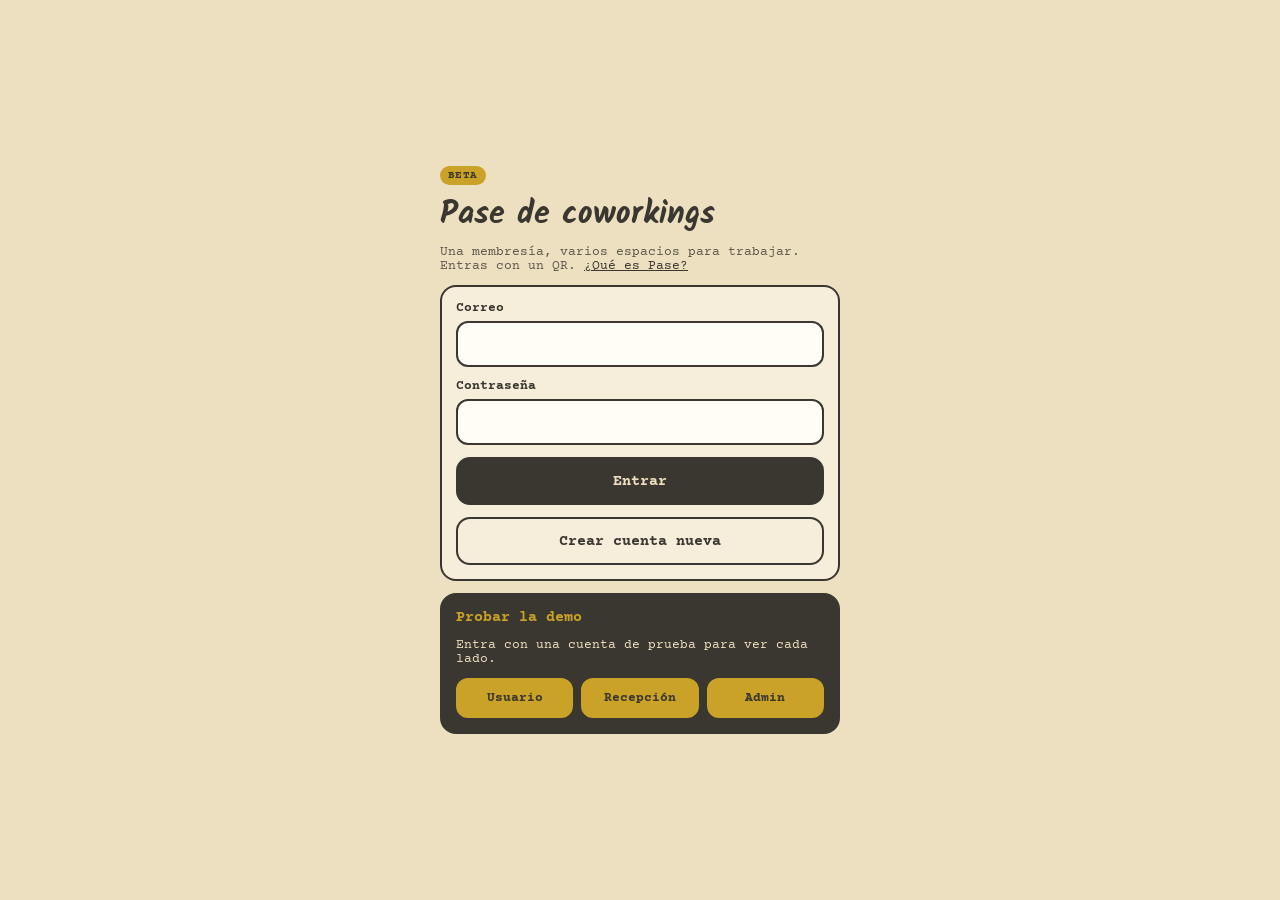
<file: pase-coworkings/index.html>
<!doctype html>
<html lang="es">
<head>
  <meta charset="utf-8" />
  <meta name="viewport" content="width=device-width, initial-scale=1, viewport-fit=cover" />
  <meta name="theme-color" content="#3A3630" />
  <meta name="robots" content="noindex" />
  <title>Pase de coworkings · beta</title>
  <link rel="manifest" href="./manifest.webmanifest" />
  <link rel="icon" href="./icon.svg" type="image/svg+xml" />
  <link rel="apple-touch-icon" href="./icon-192.png" />
  <meta name="apple-mobile-web-app-capable" content="yes" />
  <link rel="preconnect" href="https://fonts.googleapis.com" />
  <link href="https://fonts.googleapis.com/css2?family=Courier+Prime:wght@400;700&family=Kalam:wght@400;700&display=swap" rel="stylesheet" />
  <script type="module" crossorigin src="/pase-coworkings/assets/app-CYASpGq7.js"></script>
  <link rel="modulepreload" crossorigin href="/pase-coworkings/assets/supabase-D1V-faC-.js">
  <link rel="stylesheet" crossorigin href="/pase-coworkings/assets/supabase-DBBgdruN.css">
  <link rel="stylesheet" crossorigin href="/pase-coworkings/assets/app-CIGW-MKW.css">
</head>
<body>
  <div id="root"></div>
</body>
</html>
</file>
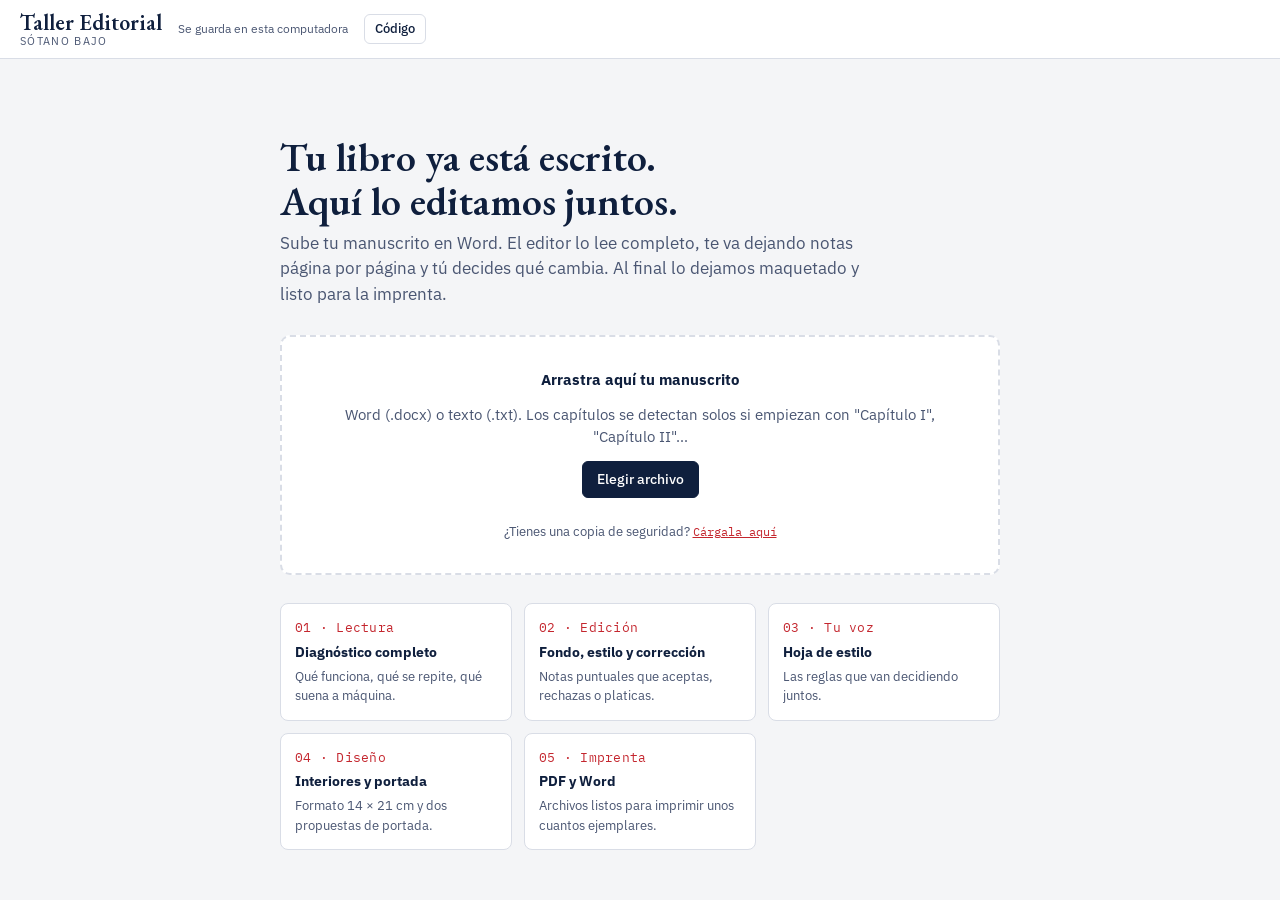
<file: taller-editorial/index.html>
<!DOCTYPE html>
<html lang="es">
<head>
<meta charset="utf-8">
<meta name="viewport" content="width=device-width, initial-scale=1">
<title>Taller Editorial</title>
<link rel="preconnect" href="https://fonts.googleapis.com">
<link href="https://fonts.googleapis.com/css2?family=IBM+Plex+Sans:wght@400;500;600&family=IBM+Plex+Mono:wght@400;500&display=swap" rel="stylesheet">
<style>
@font-face{font-family:"EB Garamond Libro";src:url("fonts/EBGaramond-Regular.ttf") format("truetype");font-weight:400;font-style:normal}
@font-face{font-family:"EB Garamond Libro";src:url("fonts/EBGaramond-Italic.ttf") format("truetype");font-weight:400;font-style:italic}
@font-face{font-family:"EB Garamond Libro";src:url("fonts/EBGaramond-SemiBold.ttf") format("truetype");font-weight:600;font-style:normal}

/* Mesa de corrección: papel frío, tinta azul marino, lápiz rojo de editor, marcatextos amarillo.
   Layout: índice | manuscrito | mesa del editor (sugerencias + plática). */
:root{
  --papel:#f4f5f7;
  --hoja:#ffffff;
  --tinta:#0f1f3d;
  --tinta-2:#4a5672;
  --linea:#d9dde6;
  --lapiz:#c4262e;
  --marca:#fff1a8;
  --ok:#1f7a4d;
  --ok-bg:#e3f3ea;
  --aviso:#a15c00;
  --font-ui:"IBM Plex Sans",system-ui,-apple-system,"Segoe UI",sans-serif;
  --font-libro:"EB Garamond Libro","EB Garamond",Garamond,Georgia,serif;
  --font-mono:"IBM Plex Mono",ui-monospace,Menlo,monospace;
  color-scheme:light;
}
@media (prefers-color-scheme: dark){
  :root:not([data-theme="light"]){
    --papel:#0d1424;--hoja:#141d31;--tinta:#e7ebf3;--tinta-2:#9aa6bf;--linea:#26314a;
    --lapiz:#ff6b6b;--marca:#4a4114;--ok:#5fd39a;--ok-bg:#163527;--aviso:#f0b35a;color-scheme:dark;
  }
}
:root[data-theme="dark"]{
  --papel:#0d1424;--hoja:#141d31;--tinta:#e7ebf3;--tinta-2:#9aa6bf;--linea:#26314a;
  --lapiz:#ff6b6b;--marca:#4a4114;--ok:#5fd39a;--ok-bg:#163527;--aviso:#f0b35a;color-scheme:dark;
}
*{box-sizing:border-box}
html,body{height:100%;margin:0}
body{background:var(--papel);color:var(--tinta);font:15px/1.5 var(--font-ui);}
button,input,select,textarea{font:inherit;color:inherit}
button{cursor:pointer}
:focus-visible{outline:2px solid var(--lapiz);outline-offset:2px}
h1,h2,h3{text-wrap:balance;margin:0}
.muted{color:var(--tinta-2)}
.mono{font-family:var(--font-mono);font-size:12px;letter-spacing:.02em}

/* Barra superior */
header.top{display:flex;align-items:center;gap:16px;padding:10px 20px;border-bottom:1px solid var(--linea);background:var(--hoja);flex-wrap:wrap}
.marca{display:flex;flex-direction:column;line-height:1.15}
.marca b{font-family:var(--font-libro);font-size:22px;font-weight:600}
.marca span{font-size:11px;letter-spacing:.12em;text-transform:uppercase;color:var(--tinta-2)}
nav.etapas{display:flex;gap:4px;flex-wrap:wrap;margin-left:auto}
nav.etapas button{border:1px solid transparent;background:none;padding:6px 12px;border-radius:6px;font-size:14px;color:var(--tinta-2);display:flex;gap:6px;align-items:center}
nav.etapas button .n{font-family:var(--font-mono);font-size:11px;border:1px solid var(--linea);border-radius:50%;width:20px;height:20px;display:inline-grid;place-items:center}
nav.etapas button[aria-current="true"]{color:var(--tinta);border-color:var(--linea);background:var(--papel);font-weight:500}
nav.etapas button[aria-current="true"] .n{border-color:var(--lapiz);color:var(--lapiz)}
.estado-guardado{font-size:12px;color:var(--tinta-2);white-space:nowrap}

main{height:calc(100% - 61px)}
.vista{display:none;height:100%}
.vista.activa{display:block}

/* Botones */
.btn{border:1px solid var(--linea);background:var(--hoja);padding:7px 14px;border-radius:6px;font-size:14px;font-weight:500}
.btn:hover{border-color:var(--tinta-2)}
.btn.primario{background:var(--tinta);color:var(--hoja);border-color:var(--tinta)}
.btn.primario:hover{opacity:.9}
.btn.rojo{color:var(--lapiz);border-color:var(--lapiz)}
.btn.chico{padding:4px 10px;font-size:13px}
.btn:disabled{opacity:.5;cursor:not-allowed}
.fila{display:flex;gap:8px;flex-wrap:wrap;align-items:center}

/* Inicio */
.inicio{max-width:760px;margin:0 auto;padding:48px 20px;display:grid;gap:28px}
.inicio h1{font-family:var(--font-libro);font-size:40px;font-weight:600;line-height:1.1}
.inicio p.lead{font-size:17px;color:var(--tinta-2);max-width:60ch;margin:8px 0 0}
.soltar{border:2px dashed var(--linea);border-radius:10px;background:var(--hoja);padding:32px;text-align:center;display:grid;gap:12px;justify-items:center}
.soltar.sobre{border-color:var(--lapiz)}
.pasos{display:grid;grid-template-columns:repeat(auto-fit,minmax(200px,1fr));gap:12px;margin:0;padding:0;list-style:none}
.pasos li{background:var(--hoja);border:1px solid var(--linea);border-radius:8px;padding:14px;display:grid;gap:4px}
.pasos li b{font-size:14px}
.pasos li span{font-size:13px;color:var(--tinta-2)}
.pasos .mono{color:var(--lapiz)}
.campos{display:grid;grid-template-columns:1fr 1fr;gap:12px}
.campo{display:grid;gap:4px}
.campo label{font-size:12px;color:var(--tinta-2);font-weight:500}
.campo input,.campo textarea,.campo select{border:1px solid var(--linea);background:var(--hoja);border-radius:6px;padding:8px 10px}
@media (max-width:560px){.campos{grid-template-columns:1fr}}

/* Mesa de trabajo (Libro) */
.mesa{display:grid;grid-template-columns:230px minmax(0,1fr) 400px;height:100%}
.indice{border-right:1px solid var(--linea);overflow:auto;padding:14px 10px;background:var(--hoja)}
.indice h3{font-size:11px;letter-spacing:.12em;text-transform:uppercase;color:var(--tinta-2);padding:0 8px 8px}
.indice button{display:grid;grid-template-columns:36px 1fr;gap:2px 6px;width:100%;text-align:left;border:none;background:none;padding:8px;border-radius:6px}
.indice button[aria-current="true"]{background:var(--papel)}
.indice .rom{font-family:var(--font-mono);font-size:12px;color:var(--tinta-2);padding-top:2px}
.indice .tit{font-size:13.5px;line-height:1.3}
.indice .marcas{grid-column:2;display:flex;gap:4px;margin-top:3px}
.pill{font-size:10.5px;font-family:var(--font-mono);border:1px solid var(--linea);border-radius:10px;padding:0 6px;color:var(--tinta-2)}
.pill.hecho{border-color:var(--ok);color:var(--ok);background:var(--ok-bg)}
.pill.pend{border-color:var(--lapiz);color:var(--lapiz)}

.manuscrito{overflow:auto;padding:28px 32px 80px}
.hoja{max-width:680px;margin:0 auto;background:var(--hoja);border:1px solid var(--linea);border-radius:4px;padding:40px 48px 56px}
.hoja .cap-num{font-family:var(--font-mono);font-size:12px;letter-spacing:.14em;color:var(--lapiz);text-transform:uppercase}
.hoja h2{font-family:var(--font-libro);font-size:30px;font-weight:600;margin:6px 0 24px;line-height:1.15}
.hoja h2[contenteditable="true"]{outline:1px dashed var(--linea)}
.parr{position:relative;display:grid;grid-template-columns:46px 1fr;gap:10px;padding:4px 0;border-radius:4px}
.parr .num{font-family:var(--font-mono);font-size:11px;color:var(--tinta-2);text-align:right;padding-top:6px;line-height:1.3}
.parr .num small{display:block;opacity:.75}
.parr .txt{font-family:var(--font-libro);font-size:19px;line-height:1.55;white-space:pre-wrap;overflow-wrap:anywhere}
.parr.con-nota .txt{border-left:3px solid var(--lapiz);padding-left:10px;margin-left:-13px}
.parr.destello{background:var(--marca)}
.parr mark{background:var(--marca);color:inherit;border-bottom:2px solid var(--lapiz)}
.parr .lapiz{position:absolute;right:-30px;top:4px;opacity:0;border:none;background:none;color:var(--tinta-2);font-size:14px;padding:4px}
.parr:hover .lapiz,.parr .lapiz:focus{opacity:1}
.parr textarea{width:100%;min-height:120px;font-family:var(--font-libro);font-size:18px;line-height:1.5;border:1px solid var(--lapiz);border-radius:4px;padding:8px;background:var(--hoja)}

.editor{border-left:1px solid var(--linea);background:var(--hoja);display:grid;grid-template-rows:auto minmax(0,1fr) minmax(220px,40%);min-height:0}
.editor .cabeza{padding:14px 16px;border-bottom:1px solid var(--linea);display:grid;gap:10px}
.segmentado{display:grid;grid-template-columns:repeat(3,1fr);border:1px solid var(--linea);border-radius:6px;overflow:hidden}
.segmentado button{border:none;background:none;padding:7px 4px;font-size:13px;border-right:1px solid var(--linea)}
.segmentado button:last-child{border-right:none}
.segmentado button[aria-pressed="true"]{background:var(--tinta);color:var(--hoja)}
.ayuda-etapa{font-size:12.5px;color:var(--tinta-2);margin:0}
.notas{overflow:auto;padding:12px 16px;display:grid;gap:10px;align-content:start}
.nota{border:1px solid var(--linea);border-radius:8px;padding:12px;display:grid;gap:8px;background:var(--hoja)}
.nota.aceptada{border-color:var(--ok);background:var(--ok-bg)}
.nota.rechazada{opacity:.55}
.nota .meta{display:flex;justify-content:space-between;gap:8px;align-items:baseline}
.nota .meta button{border:none;background:none;padding:0;font-family:var(--font-mono);font-size:12px;color:var(--lapiz);text-decoration:underline}
.nota .tipo{font-size:11px;letter-spacing:.08em;text-transform:uppercase;color:var(--tinta-2);font-weight:600}
.nota .diff{font-family:var(--font-libro);font-size:16px;line-height:1.45;overflow-wrap:anywhere}
.diff del{color:var(--lapiz);text-decoration:line-through}
.diff del + ins{margin-left:4px}
.diff ins{color:var(--ok);text-decoration:underline;text-underline-offset:2px}
.nota .porque{font-size:13px;color:var(--tinta-2);margin:0}
.nota .hilo{display:grid;gap:6px;border-top:1px solid var(--linea);padding-top:8px}
.nota .aviso{font-size:12px;color:var(--aviso)}
.vacio{font-size:14px;color:var(--tinta-2);padding:8px 2px;margin:0}

.platica{border-top:1px solid var(--linea);display:grid;grid-template-rows:auto minmax(0,1fr) auto;min-height:0}
.platica .cabeza{padding:10px 16px;border-bottom:none;display:flex;justify-content:space-between;align-items:center}
.platica .cabeza b{font-size:13px}
.mensajes{overflow:auto;padding:4px 16px 8px;display:grid;gap:8px;align-content:start}
.msg{font-size:14px;line-height:1.45;padding:8px 11px;border-radius:10px;max-width:92%;white-space:pre-wrap;overflow-wrap:anywhere}
.msg.r-autor{background:var(--papel);justify-self:end;border:1px solid var(--linea)}
.msg.r-editor{background:var(--hoja);border:1px solid var(--linea);border-left:3px solid var(--lapiz)}
.msg .regla{display:flex;flex-wrap:wrap;gap:8px;align-items:center;margin-top:8px;font-size:12.5px;color:var(--tinta-2);white-space:normal}
.escribir{display:flex;gap:8px;padding:10px 16px;border-top:1px solid var(--linea)}
.escribir textarea{flex:1;resize:none;height:56px;border:1px solid var(--linea);border-radius:6px;padding:9px 10px;background:var(--papel);font-size:14px}
.ref{display:inline;border:none;background:none;padding:0;font-family:var(--font-mono);font-size:12px;color:var(--lapiz);text-decoration:underline;cursor:pointer}
.pensando{font-size:13px;color:var(--tinta-2);display:flex;gap:8px;align-items:center}
.pensando::before{content:"";width:10px;height:10px;border-radius:50%;border:2px solid var(--lapiz);border-right-color:transparent;animation:gira 0.9s linear infinite}
@keyframes gira{to{transform:rotate(360deg)}}
@media (prefers-reduced-motion:reduce){.pensando::before{animation:none}}

/* Selector de capítulo para pantallas chicas */
.selector-cap{display:none;padding:10px 16px;border-bottom:1px solid var(--linea);background:var(--hoja)}
.selector-cap select{width:100%;padding:8px;border:1px solid var(--linea);border-radius:6px;background:var(--hoja)}
@media (max-width:1100px){
  .mesa{grid-template-columns:minmax(0,1fr) 360px}
  .indice{display:none}
  .selector-cap{display:block}
}
@media (max-width:760px){
  main{height:auto}
  .mesa{display:block;height:auto}
  .manuscrito{padding:16px 12px 24px}
  .hoja{padding:24px 18px 32px}
  .parr{grid-template-columns:34px 1fr}
  .parr .txt{font-size:17px}
  .editor{border-left:none;border-top:1px solid var(--linea);grid-template-rows:auto auto auto}
  .notas{max-height:none}
  .mensajes{max-height:360px}
}

/* Páginas generales (diagnóstico, voz, diseño, imprenta) */
.pagina{overflow:auto;height:100%;padding:28px 20px 80px}
.columna{max-width:860px;margin:0 auto;display:grid;gap:22px}
.columna > header{display:grid;gap:6px}
.columna > header h1{font-family:var(--font-libro);font-size:32px;font-weight:600}
.columna > header p{margin:0;color:var(--tinta-2);max-width:65ch}
.panel{background:var(--hoja);border:1px solid var(--linea);border-radius:8px;padding:18px 20px;display:grid;gap:12px}
.panel h2{font-size:15px;font-weight:600}
.panel ul{margin:0;padding-left:18px;display:grid;gap:6px}
.panel li{line-height:1.45}
.tabla{width:100%;border-collapse:collapse;font-size:14px}
.tabla th{text-align:left;font-size:11px;letter-spacing:.08em;text-transform:uppercase;color:var(--tinta-2);font-weight:600;border-bottom:1px solid var(--linea);padding:6px 8px}
.tabla td{border-bottom:1px solid var(--linea);padding:8px;vertical-align:top}
.envoltura-tabla{overflow-x:auto}
.cifras{display:grid;grid-template-columns:repeat(auto-fit,minmax(150px,1fr));gap:12px}
.cifra{background:var(--hoja);border:1px solid var(--linea);border-radius:8px;padding:12px 14px}
.cifra b{display:block;font-family:var(--font-libro);font-size:28px;font-weight:600;font-variant-numeric:tabular-nums}
.cifra span{font-size:12.5px;color:var(--tinta-2)}

.reglas{display:grid;gap:8px}
.regla-item{display:grid;grid-template-columns:1fr auto;gap:8px;align-items:start;border:1px solid var(--linea);border-radius:6px;padding:8px 10px;background:var(--hoja)}
.regla-item textarea{border:none;background:none;resize:vertical;min-height:24px;font-size:14px;line-height:1.4;padding:0;width:100%}
.regla-item .origen{grid-column:1;font-size:11px;color:var(--tinta-2)}

/* Diseño */
.portadas{display:grid;grid-template-columns:repeat(auto-fit,minmax(240px,1fr));gap:18px}
.opcion-portada{display:grid;gap:10px;justify-items:center;border:2px solid transparent;border-radius:10px;padding:12px;background:var(--hoja)}
.opcion-portada[aria-checked="true"]{border-color:var(--lapiz)}
.portada{width:252px;height:378px;position:relative;overflow:hidden;box-shadow:0 1px 2px rgba(0,0,0,.15),0 8px 24px rgba(15,31,61,.18);border-radius:2px 4px 4px 2px}
.portada svg.ilus{position:absolute;inset:0;width:100%;height:100%}
.portada .textos{position:absolute;inset:0;display:flex;flex-direction:column;justify-content:space-between;padding:30px 22px;text-align:center;font-family:var(--font-libro)}
.portada .t{font-size:27px;line-height:1.1;font-weight:600;text-wrap:balance}
.portada .s{font-size:13px;font-style:italic;margin-top:8px}
.portada .a{font-size:13px;letter-spacing:.18em;text-transform:uppercase}
.opcion-portada p{margin:0;font-size:13px;color:var(--tinta-2);max-width:34ch;text-align:center}
.paginas{display:flex;gap:16px;overflow-x:auto;padding:6px 2px 16px}
.pag{flex:none;width:420px;height:630px;background:#fffefb;color:#1a1a1a;position:relative;box-shadow:0 1px 2px rgba(0,0,0,.12),0 6px 18px rgba(15,31,61,.12);font-family:var(--font-libro);overflow:hidden}
.pag .ln{position:absolute;white-space:pre;line-height:1}
.pag .ln.j{text-align:justify;text-align-last:justify;white-space:normal}
.pag .folio{position:absolute;bottom:0;width:100%;text-align:center;font-family:var(--font-mono);font-size:10px;color:#888;padding-bottom:6px}
.escala-nota{font-size:12.5px;color:var(--tinta-2);margin:0}

dialog{border:1px solid var(--linea);border-radius:10px;background:var(--hoja);color:var(--tinta);padding:0;max-width:min(92vw,420px)}
dialog::backdrop{background:rgba(15,31,61,.45)}
.dlg{display:grid;gap:12px;padding:22px}
.dlg h2{font-family:var(--font-libro);font-size:24px;font-weight:600}
.dlg p{margin:0;font-size:14px}
.dlg input{border:1px solid var(--linea);border-radius:6px;padding:9px 10px;background:var(--papel);font-family:var(--font-mono)}
.banda-demo{display:flex;gap:6px 14px;flex-wrap:wrap;align-items:baseline;padding:8px 20px;background:var(--marca);color:var(--tinta);font-size:13.5px;border-bottom:1px solid var(--linea)}
.banda-demo b{color:var(--lapiz);letter-spacing:.06em;text-transform:uppercase;font-size:12px}
body.demo main{height:calc(100% - 61px - 38px)}
.foto{margin:10px 0 14px 56px;display:grid;gap:6px;justify-items:center;border:1px dashed var(--linea);border-radius:6px;padding:12px;background:var(--papel)}
.foto img{max-width:100%;max-height:360px;border-radius:2px;display:block}
.foto.medio img{max-width:60%}
.foto input{width:100%;max-width:520px;text-align:center;font-family:var(--font-libro);font-style:italic;font-size:16px;border:1px solid transparent;background:none;padding:4px 6px;border-radius:4px}
.foto input:hover,.foto input:focus{border-color:var(--linea);background:var(--hoja)}
.foto .fila{justify-content:center}
.parr .camara{position:absolute;right:-30px;top:30px;opacity:0;border:none;background:none;color:var(--tinta-2);font-size:14px;padding:4px}
.parr:hover .camara,.parr .camara:focus{opacity:1}
.ayuda-fotos{font-size:12.5px;color:var(--tinta-2);margin:-12px 0 18px}
@media (max-width:760px){.foto{margin-left:0}.parr .lapiz,.parr .camara{opacity:1;right:-6px}}
.pag img{position:absolute;object-fit:cover}
.toast{position:fixed;left:50%;bottom:24px;transform:translateX(-50%);background:var(--tinta);color:var(--hoja);padding:10px 16px;border-radius:8px;font-size:14px;max-width:min(90vw,560px);z-index:20;box-shadow:0 6px 20px rgba(0,0,0,.25)}
.oculto{display:none !important}
</style>
</head>
<body>
<header class="top">
  <div class="marca"><b>Taller Editorial</b><span id="titulo-libro">Sótano Bajo</span></div>
  <nav class="etapas" id="nav" aria-label="Etapas">
    <button data-vista="diagnostico"><span class="n">1</span>Lectura</button>
    <button data-vista="libro"><span class="n">2</span>Edición</button>
    <button data-vista="voz"><span class="n">3</span>Tu voz</button>
    <button data-vista="diseno"><span class="n">4</span>Diseño y portada</button>
    <button data-vista="imprenta"><span class="n">5</span>Imprenta</button>
  </nav>
  <span class="estado-guardado" id="guardado"></span>
  <button class="btn chico" id="btn-clave" title="Código de acceso al editor">Código</button>
</header>
<dialog id="dlg-clave" aria-labelledby="dlg-clave-t">
  <form method="dialog" id="form-clave" class="dlg">
    <h2 id="dlg-clave-t">Código de acceso</h2>
    <p class="muted">Es el código que te dio Sótano Bajo para usar al editor. Solo se guarda en esta computadora.</p>
    <label for="in-clave" class="oculto">Código</label>
    <input id="in-clave" autocomplete="off" placeholder="camino-…">
    <div class="fila"><button class="btn primario" type="submit">Guardar</button><button class="btn" type="button" id="btn-cerrar-clave">Cancelar</button></div>
  </form>
</dialog>

<div class="banda-demo oculto" id="banda-demo" role="note"><b>Demostración</b><span>El editor responde con ejemplos preparados para que veas cómo se trabaja. En la versión completa lee y comenta tu libro de verdad, párrafo por párrafo.</span><span class="mono">Sótano Bajo · WhatsApp 56 7014 6203</span></div>
<main>
  <!-- INICIO -->
  <section class="vista" id="v-inicio">
    <div class="pagina"><div class="inicio">
      <div>
        <h1>Tu libro ya está escrito. Aquí lo editamos juntos.</h1>
        <p class="lead">Sube tu manuscrito en Word. El editor lo lee completo, te va dejando notas página por página y tú decides qué cambia. Al final lo dejamos maquetado y listo para la imprenta.</p>
      </div>
      <div class="panel oculto" id="panel-migrar">
        <h2>Tienes un libro en la demostración</h2>
        <p class="muted" style="margin:0">Encontramos lo que trabajaste en la demostración en esta computadora. Tráelo para seguir donde te quedaste, ahora con el editor de verdad.</p>
        <div class="fila"><button class="btn primario" id="btn-migrar">Seguir con mi libro</button></div>
      </div>
      <div class="soltar" id="soltar">
        <b>Arrastra aquí tu manuscrito</b>
        <span class="muted">Word (.docx) o texto (.txt). Los capítulos se detectan solos si empiezan con "Capítulo I", "Capítulo II"…</span>
        <label class="btn primario" for="archivo">Elegir archivo</label>
        <input type="file" id="archivo" accept=".docx,.txt,.md" class="oculto">
        <span class="muted" id="msg-carga"></span>
        <span class="muted" style="font-size:13px">¿Tienes una copia de seguridad? <label class="ref" for="cargar-respaldo-inicio" style="cursor:pointer">Cárgala aquí</label><input type="file" id="cargar-respaldo-inicio" accept=".json" class="oculto"></span>
      </div>
      <ol class="pasos">
        <li><span class="mono">01 · Lectura</span><b>Diagnóstico completo</b><span>Qué funciona, qué se repite, qué suena a máquina.</span></li>
        <li><span class="mono">02 · Edición</span><b>Fondo, estilo y corrección</b><span>Notas puntuales que aceptas, rechazas o platicas.</span></li>
        <li><span class="mono">03 · Tu voz</span><b>Hoja de estilo</b><span>Las reglas que van decidiendo juntos.</span></li>
        <li><span class="mono">04 · Diseño</span><b>Interiores y portada</b><span>Formato 14 × 21 cm y dos propuestas de portada.</span></li>
        <li><span class="mono">05 · Imprenta</span><b>PDF y Word</b><span>Archivos listos para imprimir unos cuantos ejemplares.</span></li>
      </ol>
    </div></div>
  </section>

  <!-- DIAGNÓSTICO -->
  <section class="vista" id="v-diagnostico"><div class="pagina"><div class="columna" id="diag"></div></div></section>

  <!-- LIBRO / EDICIÓN -->
  <section class="vista" id="v-libro">
    <div class="selector-cap"><label for="sel-cap" class="oculto">Capítulo</label><select id="sel-cap"></select></div>
    <div class="mesa">
      <aside class="indice" id="indice" aria-label="Capítulos"></aside>
      <div class="manuscrito" id="manuscrito"></div>
      <aside class="editor" aria-label="Editor">
        <div class="cabeza">
          <div class="segmentado" role="group" aria-label="Tipo de revisión">
            <button data-etapa="fondo" aria-pressed="true">Fondo</button>
            <button data-etapa="estilo" aria-pressed="false">Estilo</button>
            <button data-etapa="correccion" aria-pressed="false">Corrección</button>
          </div>
          <p class="ayuda-etapa" id="ayuda-etapa"></p>
          <div class="fila"><button class="btn primario" id="btn-revisar">Revisar este capítulo</button><span id="estado-revision" class="pensando oculto">El editor está leyendo…</span></div>
        </div>
        <div class="notas" id="notas"></div>
        <div class="platica">
          <div class="cabeza"><b>Platica con tu editor</b><button class="btn chico" id="btn-limpiar-chat" title="Borra la conversación general">Limpiar</button></div>
          <div class="mensajes" id="mensajes"></div>
          <form class="escribir" id="form-chat">
            <label for="txt-chat" class="oculto">Mensaje</label>
            <textarea id="txt-chat" placeholder="Ej.: ¿El párrafo 12 se repite con otro capítulo?"></textarea>
            <button class="btn primario" type="submit">Enviar</button>
          </form>
        </div>
      </aside>
    </div>
  </section>

  <!-- TU VOZ -->
  <section class="vista" id="v-voz"><div class="pagina"><div class="columna" id="voz"></div></div></section>

  <!-- DISEÑO -->
  <section class="vista" id="v-diseno"><div class="pagina"><div class="columna" id="diseno"></div></div></section>

  <!-- IMPRENTA -->
  <section class="vista" id="v-imprenta"><div class="pagina"><div class="columna" id="imprenta"></div></div></section>
</main>
<div class="toast oculto" id="toast" role="status"></div>
<input type="file" id="input-foto" accept="image/*" class="oculto" aria-label="Elegir foto">

<script src="mammoth.browser.min.js"></script>
<script src="jspdf.umd.min.js"></script>
<script src="docx.umd.js"></script>
<script src="demo.js"></script>
<script>
"use strict";
const DEMO = new URLSearchParams(location.search).has("demo");
const PREFIJO = DEMO ? "taller-demo:" : "taller:";
/* ============================================================
   Estado
   ============================================================ */
const ETAPAS = {
  fondo: {nombre:"Fondo", ayuda:"Estructura y contenido: repeticiones con otros capítulos, contradicciones, huecos en la historia y párrafos que sobran o conviene mover."},
  estilo: {nombre:"Estilo", ayuda:"Cómo suena: frases que delatan a la IA, muletillas, oraciones demasiado largas. Siempre cuidando que suene a ti."},
  correccion: {nombre:"Corrección", ayuda:"Ortografía, acentos, puntuación, mayúsculas sostenidas y diálogos con raya. Una nota por párrafo que lo necesite."}
};
let S = null;            // {meta, caps}
let capActual = 0;
let etapaActual = "fondo";
let vistaActual = "inicio";
let ocupado = false;

function nuevoEstado(titulo, preliminares, caps){
  return {
    meta:{
      version:1, titulo, autor:"", subtitulo:"", dedicatoria:"",
      creado:new Date().toISOString(), preliminares,
      diagnostico:null, voz:[], estilo:[], chat:[],
      diseno:{tamano:11.5, portadas:null, elegida:null}
    },
    caps
  };
}

/* ============================================================
   Utilidades
   ============================================================ */
const $ = (s, r=document) => r.querySelector(s);
const esc = s => String(s ?? "").replace(/[&<>"']/g, c => ({"&":"&amp;","<":"&lt;",">":"&gt;",'"':"&quot;","'":"&#39;"}[c]));
const uid = () => Math.random().toString(36).slice(2,10);
const ROMANOS = ["I","II","III","IV","V","VI","VII","VIII","IX","X","XI","XII","XIII","XIV","XV","XVI","XVII","XVIII","XIX","XX","XXI","XXII","XXIII","XXIV","XXV"];
function toast(t, ms=3200){ const el=$("#toast"); el.textContent=t; el.classList.remove("oculto"); clearTimeout(toast._t); toast._t=setTimeout(()=>el.classList.add("oculto"), ms); }
function palabras(s){ return (s.match(/\S+/g)||[]).length; }
function normaliza(s){ return String(s).replace(/\s+/g," ").trim(); }

function capitalizaTitulo(t){
  // "LA LLEGADA." -> "La llegada"; respeta títulos ya en minúsculas.
  t = normaliza(t).replace(/\.$/, "");
  const letras = t.replace(/[^A-Za-zÁÉÍÓÚÑÜáéíóúñü]/g,"");
  const mayus = letras.replace(/[^A-ZÁÉÍÓÚÑÜ]/g,"").length;
  if (letras.length && mayus/letras.length > .7) { t = t.toLowerCase(); t = t.charAt(0).toUpperCase()+t.slice(1); }
  return t;
}

/* Página estimada en el libro final (14×21 cm, ~230 palabras por página) */
function mapaPaginas(){
  const mapa = []; let acumulado = 0; let pag = 4;
  S.caps.forEach((c,i) => {
    pag = Math.max(pag, Math.ceil(acumulado/230)+4+i);
    mapa[i] = [];
    c.ps.forEach((p,j) => { mapa[i][j] = Math.ceil((acumulado+1)/230)+3+i; acumulado += palabras(p); });
  });
  return mapa;
}

/* ============================================================
   Guardado: base de datos de la app (privada por persona) con respaldo local
   ============================================================ */
const Almacen = {
  db:null, id:null, colas:{}, pendientes:0,
  async iniciar(){
    return false; // versión independiente: se guarda en este navegador
    try{
      const [db, user] = await Promise.all([claude.use("db"), claude.use("user")]);
      if (!db || !user) return false;
      const id = await user.id();
      if (!id) return false;
      this.db = db; this.id = id; return true;
    }catch(e){ return false; }
  },
  ref(clave){ return this.db.doc("data/users/"+this.id+"/"+clave); },
  async leer(clave){
    if (this.db){
      const snap = await Promise.race([ this.ref(clave).get(), new Promise((_,r)=>setTimeout(()=>r(new Error("timeout")),10000)) ]);
      return snap.exists ? snap.data() : null;
    }
    try{ const t = localStorage.getItem(PREFIJO+clave); return t ? JSON.parse(t) : null; }catch(e){ return null; }
  },
  guardar(clave, datos){
    const cola = this.colas[clave] || (this.colas[clave] = {timer:null, corriendo:false, siguiente:null});
    cola.siguiente = JSON.parse(JSON.stringify(datos));
    clearTimeout(cola.timer);
    marcaGuardado("Guardando…");
    cola.timer = setTimeout(()=>this._vaciar(clave), 700);
  },
  async _vaciar(clave){
    const cola = this.colas[clave];
    if (cola.corriendo || !cola.siguiente) return;
    cola.corriendo = true;
    const datos = cola.siguiente; cola.siguiente = null;
    try{
      try{ localStorage.setItem(PREFIJO+clave, JSON.stringify(datos)); }
      catch(e){ marcaGuardado("No se pudo guardar"); toast("La computadora no tiene espacio para guardar. Descarga un respaldo desde Imprenta.", 7000); }
      if (this.db) await this.ref(clave).set(datos);
      marcaGuardado("Guardado en esta computadora");
    }catch(e){
      marcaGuardado("No se pudo guardar");
      if (e && e.code === "invalid_argument") toast("No tienes permiso para guardar aquí. Pide al dueño que te dé acceso de Colaborador.", 6000);
      else if (e && e.code === "quota_exceeded") toast("El espacio de la app está lleno. Descarga un respaldo desde Imprenta.", 6000);
    }finally{
      cola.corriendo = false;
      if (cola.siguiente) this._vaciar(clave);
    }
  },
  async borrarTodo(n){
    const claves = ["libro", ...Array.from({length:n},(_, i)=>"cap-"+i)];
    for (const k of claves){
      try{ localStorage.removeItem(PREFIJO+k); }catch(e){}
      if (this.db) try{ await this.ref(k).delete(); }catch(e){}
    }
  }
};
function abrirClave(){ const d = $("#dlg-clave"); $("#in-clave").value = claveGuardada(); if (!d.open) d.showModal(); }
function marcaGuardado(t){ $("#guardado").textContent = t; }
function guardarMeta(){ if (S) Almacen.guardar("libro", {...S.meta, numCaps:S.caps.length}); }
function guardarCap(i){ if (S) Almacen.guardar("cap-"+i, S.caps[i]); }
function guardarTodo(){ guardarMeta(); S.caps.forEach((_,i)=>guardarCap(i)); }

function libroDemo(){
  try{ const m = localStorage.getItem("taller-demo:libro"); return m ? JSON.parse(m) : null; }catch(e){ return null; }
}
async function migrarDemo(){
  const meta = libroDemo(); if (!meta) return;
  const caps = [];
  for (let i=0;i<(meta.numCaps||0);i++){
    try{ const c = JSON.parse(localStorage.getItem("taller-demo:cap-"+i)||"null"); if (c) caps.push(c); }catch(e){}
  }
  if (!caps.length){ toast("No pude leer el avance de la demostración.", 5000); return; }
  // Se conserva el texto editado, las reglas y el diseño. Se quitan las respuestas de ejemplo
  // para que el editor real haga su propia lectura y revisión.
  caps.forEach(c=>{ c.sug = (c.sug||[]).filter(x=>x.estado!=="pendiente"); c.revisado = {}; c.comentario = {}; });
  const m = {...meta}; delete m.numCaps;
  m.diagnostico = null; m.chat = [];
  m.diseno = {...(m.diseno||{}), portadas:null, elegida:null};
  m.migradoDeDemo = new Date().toISOString();
  S = {meta:m, caps}; capActual = 0;
  guardarTodo(); pintarTodo(); irA("diagnostico");
  toast("Listo: aquí está tu libro con todos tus cambios.", 5000);
}
async function cargar(){
  const meta = await Almacen.leer("libro");
  if (!meta) return null;
  const caps = [];
  for (let i=0;i<(meta.numCaps||0);i++){
    const c = await Almacen.leer("cap-"+i);
    if (c) caps.push(c);
  }
  if (!caps.length) return null;
  const m = {...meta}; delete m.numCaps;
  m.diseno = m.diseno || {tamano:11.5, portadas:null, elegida:null};
  return {meta:m, caps};
}

/* ============================================================
   Fotos: se guardan en la base del navegador (IndexedDB), no en localStorage
   ============================================================ */
const Fotos = {
  _db:null, cache:{},
  abrir(){
    if (this._db) return this._db;
    this._db = new Promise((res, rej)=>{
      const r = indexedDB.open("taller-fotos", 1);
      r.onupgradeneeded = () => r.result.createObjectStore("fotos");
      r.onsuccess = () => res(r.result); r.onerror = () => rej(r.error);
    });
    return this._db;
  },
  async tx(modo, fn){ const db = await this.abrir(); return new Promise((res, rej)=>{ const t = db.transaction("fotos", modo); const st = t.objectStore("fotos"); const r = fn(st); t.oncomplete = () => res(r && r.result); t.onerror = () => rej(t.error); }); },
  guardar(id, blob){ return this.tx("readwrite", st=>st.put(blob, id)); },
  leer(id){ return this.tx("readonly", st=>st.get(id)); },
  borrar(id){ delete this.cache[id]; return this.tx("readwrite", st=>st.delete(id)); },
  async url(id){
    if (this.cache[id]) return this.cache[id];
    const b = await this.leer(id); if (!b) return null;
    return (this.cache[id] = URL.createObjectURL(b));
  },
  async dataURL(id){
    const b = await this.leer(id); if (!b) return null;
    return new Promise(res=>{ const fr = new FileReader(); fr.onload = () => res(fr.result); fr.readAsDataURL(b); });
  }
};
async function comprimirFoto(archivo){
  const url = URL.createObjectURL(archivo);
  try{
    const img = await new Promise((res, rej)=>{ const i = new Image(); i.onload = () => res(i); i.onerror = rej; i.src = url; });
    const max = 1800, k = Math.min(1, max / Math.max(img.naturalWidth, img.naturalHeight));
    const w = Math.round(img.naturalWidth*k), h = Math.round(img.naturalHeight*k);
    const cv = document.createElement("canvas"); cv.width = w; cv.height = h;
    const cx = cv.getContext("2d"); cx.fillStyle = "#fff"; cx.fillRect(0,0,w,h); cx.drawImage(img, 0, 0, w, h);
    const blob = await new Promise(res=>cv.toBlob(res, "image/jpeg", 0.85));
    return {blob, w, h};
  } finally { URL.revokeObjectURL(url); }
}
let destinoFoto = null; // {cap, despues}
async function agregarFoto(archivo){
  if (!archivo || !destinoFoto || !S) return;
  const {cap, despues} = destinoFoto; destinoFoto = null;
  toast("Preparando la foto…", 4000);
  try{
    const {blob, w, h} = await comprimirFoto(archivo);
    const id = "f-"+uid()+uid();
    await Fotos.guardar(id, blob);
    const c = S.caps[cap]; c.fotos = c.fotos || [];
    c.fotos.push({id, despues, pie:"", ancho:"completo", w, h});
    guardarCap(cap); MAQUETA = null;
    if (cap === capActual) pintarManuscrito();
    toast("Foto agregada. Escríbele un pie si quieres.");
    requestAnimationFrame(()=>{ const el = document.querySelector(`[data-pie="${id}"]`); if (el){ el.scrollIntoView({block:"center"}); el.focus(); } });
  }catch(e){ console.error(e); toast("No pude abrir esa imagen. Usa una foto en JPG o PNG.", 6000); }
}
function quitarParrafo(c, j){
  c.ps.splice(j,1);
  c.sug = c.sug.filter(s=>s.p!==j || s.estado!=="pendiente"); c.sug.forEach(s=>{ if (s.p>j) s.p--; });
  (c.fotos||[]).forEach(f=>{ if (f.despues >= j) f.despues = Math.max(-1, f.despues-1); });
}
async function pintarFotosVisibles(){
  for (const img of document.querySelectorAll("img[data-foto]")){
    if (img.getAttribute("src")) continue;
    const u = await Fotos.url(img.dataset.foto); if (u) img.src = u; else img.alt = "Esta foto no está en esta computadora";
  }
}

/* ============================================================
   Lectura del manuscrito
   ============================================================ */
const RE_CAP = /^cap[ií]tulo\s+([ivxlc]+|\d+)\b\.?\s*(.*)$/i;
function dividirEnCapitulos(texto){
  const ps = texto.split(/\n+/).map(normaliza).filter(Boolean);
  const pre = [], caps = []; let cur = null;
  for (const p of ps){
    const m = p.length < 60 ? p.match(RE_CAP) : null;
    if (m){
      const rom = /^\d+$/.test(m[1]) ? (ROMANOS[+m[1]-1]||m[1]) : m[1].toUpperCase();
      cur = {id:uid(), num:"Capítulo "+rom, titulo:m[2] ? capitalizaTitulo(m[2]) : "", ps:[], sug:[], revisado:{}, hilos:{}};
      caps.push(cur); continue;
    }
    if (cur && !cur.titulo && p.length < 90){ cur.titulo = capitalizaTitulo(p); continue; }
    (cur ? cur.ps : pre).push(p);
  }
  if (!caps.length){
    // Sin capítulos marcados: un solo bloque.
    return {pre:[], caps:[{id:uid(), num:"Capítulo I", titulo:"Sin título", ps:pre, sug:[], revisado:{}, hilos:{}}]};
  }
  return {pre, caps};
}

async function leerArchivo(archivo){
  const nombre = archivo.name.toLowerCase();
  if (nombre.endsWith(".docx")){
    const buf = await archivo.arrayBuffer();
    const r = await mammoth.extractRawText({arrayBuffer:buf});
    return r.value;
  }
  return await archivo.text();
}

async function alSubir(archivo){
  if (!archivo) return;
  $("#msg-carga").textContent = "Leyendo "+archivo.name+"…";
  try{
    const texto = await leerArchivo(archivo);
    const {pre, caps} = dividirEnCapitulos(texto);
    const candidato = pre.find(p => p.length < 80 && !/^(manuscrito|borrador|cap[ií]tulos?\b|versi[oó]n\b)/i.test(p));
    const titulo = candidato ? capitalizaTitulo(candidato) : "Mi libro";
    S = nuevoEstado(titulo, pre, caps);
    capActual = 0;
    guardarTodo();
    const total = caps.reduce((a,c)=>a+c.ps.reduce((b,p)=>b+palabras(p),0),0);
    toast(`Listo: ${caps.length} capítulos y ${total.toLocaleString("es-MX")} palabras.`);
    pintarTodo();
    irA("diagnostico");
  }catch(e){
    console.error(e);
    $("#msg-carga").textContent = "No pude leer ese archivo. Prueba guardarlo de nuevo como .docx desde Word.";
  }
}

/* ============================================================
   Conversación con la IA
   ============================================================ */
const BASE_EDITOR = `Eres el editor de un pequeño sello editorial familiar. Trabajas con el autor de un libro ya terminado (no es un libro para vender; es para su familia y amigos). Tu papel es el de un editor profesional que recibe el manuscrito: lees, señalas y propones; el autor decide.

Principios:
- La voz del autor manda. No reescribas el libro ni lo vuelvas genérico. Propones cambios puntuales y explicas por qué.
- Si el manuscrito mezcla texto en MAYÚSCULAS sostenidas con texto en minúsculas pulido, trata lo de mayúsculas como agregados del propio autor: es su voz auténtica (aunque tenga errores). El texto pulido en minúsculas probablemente lo generó una IA y es el que más suele necesitar acercarse a la voz del autor.
- Escribe en español de México, claro y cálido, sin tecnicismos. Habla de tú al autor.
- Cita los párrafos con su referencia exacta, por ejemplo C3¶12 (capítulo 3, párrafo 12).
- Nunca inventes hechos de la vida del autor. Si falta un dato, pregúntalo.`;

function hojaDeEstilo(){
  const v = S.meta.voz.length ? "Rasgos de la voz del autor:\n- "+S.meta.voz.join("\n- ") : "";
  const r = S.meta.estilo.length ? "Hoja de estilo acordada con el autor (respétala siempre):\n- "+S.meta.estilo.map(x=>x.texto).join("\n- ") : "Aún no hay hoja de estilo acordada.";
  return [v, r].filter(Boolean).join("\n\n");
}
function textoCapitulo(i){
  const c = S.caps[i];
  const fotos = (c.fotos||[]).map(f=>`(foto ${f.despues<0?"al inicio":"después de ¶"+(f.despues+1)}${f.pie?`, pie: «${f.pie}»`:""})`).join(" ");
  return `### C${i+1} — ${c.num}: ${c.titulo}\n` + c.ps.map((p,j)=>`[C${i+1}¶${j+1}] ${p}`).join("\n") + (fotos ? `\nFotos del capítulo: ${fotos}` : "");
}
function textoLibro(){ return S.caps.map((_,i)=>textoCapitulo(i)).join("\n\n"); }

function extraeJSON(t){
  const a = t.indexOf("{"), b = t.lastIndexOf("}");
  if (a < 0 || b <= a) throw new Error("sin json");
  return JSON.parse(t.slice(a, b+1));
}

const API_URL = "https://hook.us2.make.com/gg5x2ghnd9x27v2xwx6yoncgq7bxjdcd";
function claveGuardada(){ try{ return localStorage.getItem("taller:clave") || ""; }catch(e){ return ""; } }
async function preguntar(prompt, {tier="default"}={}){
  if (DEMO) return demoResponder(prompt);
  const clave = claveGuardada();
  if (!clave){ abrirClave(); throw {code:"sin_clave"}; }
  const ctl = new AbortController(); const t = setTimeout(()=>ctl.abort(), 300000);
  let res;
  try{
    res = await fetch(API_URL, {method:"POST", body:new URLSearchParams({clave, tier, prompt_j:JSON.stringify(prompt)}), signal:ctl.signal});
  }catch(e){ throw {code: e.name==="AbortError" ? "tiempo" : "red"}; }
  finally{ clearTimeout(t); }
  const text = await res.text();
  if (!res.ok) throw {code: res.status===429 ? "rate_limited" : "servidor"};
  if (text.trim() === "Accepted") throw {code:"clave"};
  return {text, truncated: res.headers.get("x-stop-reason") === "max_tokens"};
}
async function preguntarJSON(prompt, opts){
  const r = await preguntar(prompt, opts);
  try{ return extraeJSON(r.text); }
  catch(e){
    if (r.truncated) throw {code:"truncado"};
    throw {code:"formato"};
  }
}
function errorIA(e){
  const c = e && e.code;
  if (c === "sin_clave") return "Escribe tu código de acceso para hablar con el editor.";
  if (c === "clave") return "El código de acceso no es correcto o el editor está apagado. Revísalo en el botón Código.";
  if (c === "red") return "No hay conexión con el editor. Revisa tu internet y vuelve a intentar.";
  if (c === "tiempo") return "El editor tardó demasiado. Vuelve a intentar en un momento.";
  if (c === "servidor") return "El editor tuvo un problema. Vuelve a intentar en un minuto.";
  if (c === "rate_limited") return "El editor necesita un respiro. Espera un minuto y vuelve a intentar.";
  if (c === "truncado") return "La respuesta salió demasiado larga y se cortó. Intenta de nuevo con un capítulo a la vez.";
  if (c === "formato") return "El editor respondió en un formato que no pude leer. Vuelve a intentar.";
  return "Algo falló al hablar con el editor. Vuelve a intentar.";
}

/* ============================================================
   1 · Lectura completa (diagnóstico)
   ============================================================ */
async function hacerDiagnostico(){
  if (ocupado) return; ocupado = true; pintarDiagnostico(true);
  const prompt = `${BASE_EDITOR}

TAREA: Lee el libro completo, como lo haría un editor antes de tocar nada, y entrega un diagnóstico.

Responde SOLO con un objeto JSON válido con esta forma:
{
 "resumen": "3 a 5 frases: de qué trata, cómo está escrito, estado general",
 "voz_del_autor": ["6 a 8 rasgos concretos de cómo escribe y habla el autor, con ejemplos breves entre comillas"],
 "reglas_estilo": ["6 a 10 reglas de estilo propuestas para este libro (cómo escribir números, nombres, diálogos, qué conservar de su voz, qué evitar)"],
 "repeticiones": [{"frase":"idea o frase que se repite", "lugares":["C1¶4","C5¶20"], "propuesta":"qué hacer"}],
 "contradicciones": [{"descripcion":"qué no cuadra", "lugares":["C7¶3"], "pregunta":"qué preguntarle al autor"}],
 "datos_por_verificar": [{"dice":"lo que está escrito", "sugerencia":"cómo debería ir o qué confirmar", "lugar":"C4¶2"}],
 "rasgos_ia": [{"rasgo":"tic de escritura que delata a una IA", "ejemplo":"cita breve", "lugar":"C4¶6"}],
 "preguntas_al_autor": ["3 a 6 preguntas que el autor debe responder antes de editar"]
}
Máximo 12 elementos por lista. Citas breves (menos de 20 palabras).

TÍTULO PROVISIONAL: ${S.meta.titulo}
PÁGINAS PRELIMINARES: ${S.meta.preliminares.join(" / ") || "(ninguna)"}

LIBRO:
${textoLibro()}`;
  try{
    const d = await preguntarJSON(prompt, {tier:"complex"});
    S.meta.diagnostico = {...d, fecha:new Date().toISOString()};
    if (Array.isArray(d.voz_del_autor) && !S.meta.voz.length) S.meta.voz = d.voz_del_autor.slice(0,10);
    guardarMeta();
    toast("Diagnóstico listo.");
  }catch(e){ toast(errorIA(e), 6000); }
  ocupado = false; pintarDiagnostico(); pintarVoz();
}

function refsHTML(t){
  return esc(t).replace(/C(\d+)¶(\d+)/g, (m,c,p)=>`<button class="ref" data-ref="${c}-${p}">${m}</button>`);
}
function listaRefs(arr){ return (arr||[]).map(r=>refsHTML(r)).join(", "); }

function pintarDiagnostico(cargando=false){
  const el = $("#diag"); if (!S) return;
  const total = S.caps.reduce((a,c)=>a+c.ps.reduce((b,p)=>b+palabras(p),0),0);
  const mayus = S.caps.reduce((a,c)=>a+c.ps.filter(p=>{const l=p.replace(/[^A-Za-zÁÉÍÓÚÑáéíóúñ]/g,""); return l.length>20 && l.replace(/[^A-ZÁÉÍÓÚÑ]/g,"").length/l.length>.6;}).reduce((b,p)=>b+palabras(p),0),0);
  const d = S.meta.diagnostico;
  let h = `<header><span class="mono" style="color:var(--lapiz)">ETAPA 1 · LECTURA COMPLETA</span><h1>${esc(S.meta.titulo)}</h1>
  <p>Antes de tocar una coma, el editor lee el libro completo y te entrega su diagnóstico. Desde aquí puedes saltar a cualquier párrafo que mencione.</p></header>
  <div class="cifras">
    <div class="cifra"><b>${S.caps.length}</b><span>capítulos</span></div>
    <div class="cifra"><b>${total.toLocaleString("es-MX")}</b><span>palabras</span></div>
    <div class="cifra"><b>~${Math.round(total/230)+6}</b><span>páginas en 14 × 21 cm</span></div>
    <div class="cifra"><b>${total?Math.round(mayus/total*100):0}%</b><span>del texto en mayúsculas</span></div>
  </div>`;
  if (cargando){
    h += `<div class="panel"><span class="pensando">El editor está leyendo el libro completo. Tarda uno o dos minutos…</span></div>`;
  } else if (!d){
    h += `<div class="panel"><h2>Todavía no hay diagnóstico</h2><p class="muted" style="margin:0">El editor leerá los ${S.caps.length} capítulos y te dirá qué funciona, qué se repite, qué no cuadra y qué suena a máquina.</p><div><button class="btn primario" id="btn-diag">Leer el libro completo</button></div></div>`;
  } else {
    h += `<div class="panel"><h2>Resumen del editor</h2><p style="margin:0;line-height:1.6">${refsHTML(d.resumen)}</p>
      <div class="fila"><button class="btn chico" id="btn-diag">Volver a leer</button><span class="mono muted">Leído el ${new Date(d.fecha).toLocaleDateString("es-MX",{day:"numeric",month:"long"})}</span></div></div>`;
    if (d.repeticiones?.length) h += `<div class="panel"><h2>Lo que se repite</h2><div class="envoltura-tabla"><table class="tabla"><thead><tr><th>Frase o idea</th><th>Dónde</th><th>Propuesta</th></tr></thead><tbody>${d.repeticiones.map(r=>`<tr><td>${esc(r.frase)}</td><td>${listaRefs(r.lugares)}</td><td>${esc(r.propuesta)}</td></tr>`).join("")}</tbody></table></div></div>`;
    if (d.contradicciones?.length) h += `<div class="panel"><h2>Lo que no cuadra</h2><ul>${d.contradicciones.map(r=>`<li>${refsHTML(r.descripcion)} ${listaRefs(r.lugares)}<br><span class="muted">Pregunta: ${esc(r.pregunta)}</span></li>`).join("")}</ul></div>`;
    if (d.rasgos_ia?.length) h += `<div class="panel"><h2>Lo que suena a IA</h2><ul>${d.rasgos_ia.map(r=>`<li><b>${esc(r.rasgo)}.</b> <i>"${esc(r.ejemplo)}"</i> ${refsHTML(r.lugar||"")}</li>`).join("")}</ul></div>`;
    if (d.datos_por_verificar?.length) h += `<div class="panel"><h2>Nombres y datos por revisar</h2><div class="envoltura-tabla"><table class="tabla"><thead><tr><th>Dice</th><th>Sugerencia</th><th>Dónde</th></tr></thead><tbody>${d.datos_por_verificar.map(r=>`<tr><td>${esc(r.dice)}</td><td>${esc(r.sugerencia)}</td><td>${refsHTML(r.lugar||"")}</td></tr>`).join("")}</tbody></table></div></div>`;
    if (d.preguntas_al_autor?.length) h += `<div class="panel"><h2>Preguntas para ti</h2><ul>${d.preguntas_al_autor.map(p=>`<li>${refsHTML(p)}</li>`).join("")}</ul><p class="muted" style="margin:0;font-size:13px">Respóndelas en la plática de la etapa de Edición: el editor las toma en cuenta.</p></div>`;
    if (d.reglas_estilo?.length) h += `<div class="panel"><h2>Reglas de estilo que propone</h2><ul>${d.reglas_estilo.map(p=>`<li>${esc(p)}</li>`).join("")}</ul><div class="fila"><button class="btn" id="btn-pasar-reglas">Pasarlas a mi hoja de estilo</button></div></div>`;
    h += `<div class="fila"><button class="btn primario" data-ir="libro">Empezar a editar →</button></div>`;
  }
  el.innerHTML = h;
}

/* ============================================================
   2 · Edición por capítulo
   ============================================================ */
function promptRevision(i, etapa, lote){
  const c = S.caps[i];
  const comun = `${BASE_EDITOR}

${hojaDeEstilo()}`;
  const formato = `Responde SOLO con un objeto JSON válido:
{
 "comentario": "1 o 2 frases sobre el capítulo",
 "sugerencias": [
   {"p": número de párrafo dentro del capítulo (el n de C${i+1}¶n),
    "tipo": "repetición | contradicción | sobra | mover | voz | suena a IA | claridad | ortografía | puntuación | dato",
    "original": "fragmento EXACTO copiado del párrafo, letra por letra",
    "propuesta": "cómo quedaría ese fragmento (cadena vacía si se propone quitarlo)",
    "porque": "explicación breve para el autor, citando otros párrafos si aplica (ej. C2¶5)"}
 ]
}`;
  if (etapa === "fondo"){
    return `${comun}

TAREA: Edición de FONDO del capítulo ${i+1} ("${c.titulo}"). Revisa estructura y contenido EN RELACIÓN CON TODO EL LIBRO: ideas o anécdotas repetidas con otros capítulos, contradicciones de hechos, fechas o lugares, párrafos que sobran, que conviene mover o que piden un detalle concreto. No corrijas ortografía ni estilo en esta etapa. Máximo 12 sugerencias, las más importantes primero.

${formato}

LIBRO COMPLETO (contexto):
${textoLibro()}

CAPÍTULO A REVISAR: C${i+1}`;
  }
  if (etapa === "estilo"){
    return `${comun}

TAREA: Edición de ESTILO del capítulo ${i+1}. Busca frases que suenan a IA (cascadas de frases cortas, "no se trata de X sino de Y", moralejas de cierre, abstracciones sin anécdota), muletillas, oraciones demasiado largas o confusas. La propuesta debe sonar al autor, nunca más elegante que él. No corrijas solo ortografía en esta etapa. Máximo 15 sugerencias.

${formato}

CAPÍTULO:
${textoCapitulo(i)}`;
  }
  // corrección: lote de párrafos
  return `${comun}

TAREA: CORRECCIÓN ortotipográfica. Para cada párrafo de la lista que lo necesite, devuelve UNA sugerencia con "original" igual al párrafo COMPLETO tal cual y "propuesta" igual al párrafo completo corregido: ortografía, acentos, puntuación, concordancia, mayúsculas sostenidas pasadas a mayúsculas y minúsculas normales, diálogos con raya (—), comillas latinas o inglesas consistentes según la hoja de estilo. No cambies palabras ni el orden de las ideas: solo corrige. Omite los párrafos que ya están bien. En "porque" resume en pocas palabras qué corregiste.

${formato}

PÁRRAFOS:
${lote.map(j=>`[C${i+1}¶${j+1}] ${c.ps[j]}`).join("\n")}`;
}

async function revisarCapitulo(){
  if (ocupado || !S) return;
  const i = capActual, etapa = etapaActual, c = S.caps[i];
  ocupado = true; estadoRevision(true);
  try{
    let nuevas = [], comentario = "";
    if (etapa === "correccion"){
      const lotes = []; let lote = [], w = 0;
      c.ps.forEach((p,j)=>{ lote.push(j); w += palabras(p); if (w > 650){ lotes.push(lote); lote=[]; w=0; } });
      if (lote.length) lotes.push(lote);
      for (let k=0;k<lotes.length;k++){
        estadoRevision(true, `Corrigiendo ${k+1} de ${lotes.length}…`);
        const r = await preguntarJSON(promptRevision(i, etapa, lotes[k]), {tier:"default"});
        nuevas.push(...(r.sugerencias||[]));
      }
    } else {
      const r = await preguntarJSON(promptRevision(i, etapa), {tier: etapa==="fondo" ? "complex" : "default"});
      nuevas = r.sugerencias || []; comentario = r.comentario || "";
    }
    // Quita pendientes anteriores de la misma etapa y agrega las nuevas
    c.sug = c.sug.filter(s => !(s.etapa === etapa && s.estado === "pendiente"));
    nuevas.forEach(s => {
      if (!s.original && !s.propuesta) return;
      const p = ubicar(c, (parseInt(s.p,10)||1)-1, s.original);
      if (normaliza(s.original||"") === normaliza(s.propuesta||"")) return;
      c.sug.push({id:uid(), etapa, p, tipo:s.tipo||ETAPAS[etapa].nombre, original:s.original||"", propuesta:s.propuesta??"", porque:s.porque||"", estado:"pendiente", hilo:[]});
    });
    c.revisado[etapa] = new Date().toISOString();
    if (comentario) c.comentario = {...(c.comentario||{}), [etapa]:comentario};
    guardarCap(i);
    toast(nuevas.length ? `El editor dejó ${nuevas.length} notas en este capítulo.` : "El editor no encontró nada que cambiar en esta etapa.");
  }catch(e){ console.error(e); toast(errorIA(e), 6000); }
  ocupado = false; estadoRevision(false); pintarLibro();
}
function estadoRevision(on, texto){
  const el = $("#estado-revision"); el.classList.toggle("oculto", !on);
  if (texto) el.textContent = texto; else el.textContent = "El editor está leyendo…";
  $("#btn-revisar").disabled = on;
}

/* Diferencias palabra por palabra */
function diffHTML(a, b){
  const A = a.split(/(\s+)/), B = b.split(/(\s+)/);
  if (A.length * B.length > 250000) return `<del>${esc(a)}</del> <ins>${esc(b)}</ins>`;
  const n=A.length, m=B.length, L = Array.from({length:n+1},()=>new Uint16Array(m+1));
  // Iguales si solo cambian mayúsculas/minúsculas: se muestra la versión nueva sin marcar.
  const eq = (x,y) => x===y || x.toLocaleLowerCase("es")===y.toLocaleLowerCase("es");
  for (let i=n-1;i>=0;i--) for (let j=m-1;j>=0;j--) L[i][j] = eq(A[i],B[j]) ? L[i+1][j+1]+1 : Math.max(L[i+1][j], L[i][j+1]);
  let i=0,j=0,out="",del="",ins="";
  const flush=()=>{ if(del) out+=`<del>${esc(del)}</del>`; if(ins) out+=`<ins>${esc(ins)}</ins>`; del=ins=""; };
  while(i<n && j<m){
    if (eq(A[i],B[j])){ flush(); out+=esc(B[j]); i++; j++; }
    else if (L[i+1][j] >= L[i][j+1]){ del+=A[i++]; }
    else { ins+=B[j++]; }
  }
  while(i<n) del+=A[i++]; while(j<m) ins+=B[j++]; flush();
  return out;
}

function encontrar(texto, frag){
  if (!frag) return -1;
  let k = texto.indexOf(frag); if (k >= 0) return {i:k, len:frag.length};
  // tolerante a espacios
  const re = new RegExp(frag.trim().split(/\s+/).map(w=>w.replace(/[.*+?^${}()|[\]\\]/g,"\\$&")).join("\\s+"));
  const m = texto.match(re); return m ? {i:m.index, len:m[0].length} : -1;
}

function ubicar(c, pSugerido, original){
  // Corrige el número de párrafo si el editor se equivocó por poco.
  const n = c.ps.length, p0 = Math.max(0, Math.min(n-1, pSugerido));
  if (!original) return p0;
  const orden = [p0, p0-1, p0+1, p0-2, p0+2, ...Array.from({length:n},(_,k)=>k)];
  for (const k of orden){ if (k>=0 && k<n && encontrar(c.ps[k], original) !== -1) return k; }
  return p0;
}
function aceptar(sid, propuestaEditada){
  const c = S.caps[capActual], s = c.sug.find(x=>x.id===sid); if (!s) return;
  const prop = propuestaEditada ?? s.propuesta;
  const texto = c.ps[s.p];
  const pos = encontrar(texto, s.original);
  if (pos === -1){ toast("Ese fragmento ya cambió. Edita el párrafo a mano con el lápiz.", 5000); return; }
  let nuevo = (texto.slice(0,pos.i) + prop + texto.slice(pos.i+pos.len)).replace(/\s{2,}/g," ").trim();
  if (!nuevo){ const j = s.p; s.estado = "aceptada"; quitarParrafo(c, j); s.p = Math.max(0, j-1); }
  else c.ps[s.p] = nuevo;
  s.estado = "aceptada"; s.propuesta = prop;
  guardarCap(capActual); pintarLibro();
}
function rechazar(sid){ const s = S.caps[capActual].sug.find(x=>x.id===sid); if (!s) return; s.estado="rechazada"; guardarCap(capActual); pintarLibro(); }
function deshacer(sid){ const s = S.caps[capActual].sug.find(x=>x.id===sid); if (!s || s.estado!=="rechazada") return; s.estado="pendiente"; guardarCap(capActual); pintarLibro(); }

async function platicarNota(sid, texto){
  const c = S.caps[capActual], s = c.sug.find(x=>x.id===sid); if (!s || ocupado) return;
  s.hilo.push({role:"autor", text:texto}); ocupado = true; pintarNotas();
  const prompt = `${BASE_EDITOR}

${hojaDeEstilo()}

Estás platicando con el autor sobre UNA nota tuya en el capítulo ${capActual+1}.
Párrafo C${capActual+1}¶${s.p+1}: "${c.ps[s.p]}"
Tu nota (${s.tipo}): cambiar "${s.original}" por "${s.propuesta}". Motivo: ${s.porque}

Conversación sobre esta nota:
${s.hilo.map(m=>(m.role==="autor"?"AUTOR: ":"EDITOR: ")+m.text).join("\n")}

Responde como editor. Si el autor te da información nueva o no le gusta tu propuesta, ofrece una nueva propuesta que respete su voz. Si de la plática sale una regla que conviene aplicar a todo el libro, propónla.
Responde SOLO con JSON: {"respuesta":"tu respuesta breve al autor", "nueva_propuesta": "texto que reemplazaría a '${s.original.slice(0,60).replace(/"/g,"'")}…' o null", "regla_nueva": "regla de estilo o null"}`;
  try{
    const r = await preguntarJSON(prompt, {tier:"default"});
    s.hilo.push({role:"editor", text:r.respuesta||"", regla:r.regla_nueva||null});
    if (r.nueva_propuesta && typeof r.nueva_propuesta === "string") s.propuesta = r.nueva_propuesta;
  }catch(e){ s.hilo.push({role:"editor", text:errorIA(e)}); }
  ocupado = false; guardarCap(capActual); pintarNotas();
}

/* Plática general */
async function enviarChat(texto){
  if (!texto.trim() || ocupado || !S) return;
  const i = capActual;
  S.meta.chat.push({role:"autor", text:texto, cap:i}); ocupado = true; pintarChat(true);
  const hist = S.meta.chat.slice(-14).map(m=>(m.role==="autor"?"AUTOR: ":"EDITOR: ")+m.text).join("\n");
  const indice = S.caps.map((c,k)=>`C${k+1}: ${c.num} — ${c.titulo}`).join("\n");
  const prompt = `${BASE_EDITOR}

${hojaDeEstilo()}

${S.meta.diagnostico ? "Tu diagnóstico del libro: "+S.meta.diagnostico.resumen : ""}

ÍNDICE DEL LIBRO:
${indice}

El autor está trabajando ahora el capítulo ${i+1}:
${textoCapitulo(i)}

CONVERSACIÓN RECIENTE:
${hist}

Responde al último mensaje del AUTOR. Si te pide revisar algo concreto del capítulo ${i+1}, deja notas en "sugerencias" (fragmento EXACTO del párrafo en "original"). Si te pide algo de otro capítulo, dile que lo abra para trabajarlo. Si de lo que dice sale una regla de estilo para todo el libro, propónla en "regla_nueva".
Responde SOLO con JSON: {"respuesta":"texto para el autor", "regla_nueva": "texto o null", "sugerencias":[{"p":n,"tipo":"...","original":"...","propuesta":"...","porque":"..."}]}`;
  try{
    const r = await preguntarJSON(prompt, {tier:"default"});
    S.meta.chat.push({role:"editor", text:r.respuesta||"", regla:r.regla_nueva||null, cap:i});
    const c = S.caps[i];
    (r.sugerencias||[]).forEach(s=>{
      if (!s.original) return;
      const p = ubicar(c, (parseInt(s.p,10)||1)-1, s.original);
      c.sug.push({id:uid(), etapa:"platica", p, tipo:s.tipo||"plática", original:s.original, propuesta:s.propuesta??"", porque:s.porque||"", estado:"pendiente", hilo:[]});
    });
    if ((r.sugerencias||[]).length) guardarCap(i);
  }catch(e){ S.meta.chat.push({role:"editor", text:errorIA(e), cap:i}); }
  if (S.meta.chat.length > 60) S.meta.chat = S.meta.chat.slice(-60);
  ocupado = false; guardarMeta(); pintarChat(); pintarNotas(); pintarManuscrito();
}

function agregarRegla(texto, origen){
  texto = normaliza(texto); if (!texto) return;
  if (S.meta.estilo.some(r=>normaliza(r.texto).toLowerCase()===texto.toLowerCase())) { toast("Esa regla ya está en tu hoja de estilo."); return; }
  S.meta.estilo.push({id:uid(), texto, origen:origen||"plática"});
  guardarMeta(); pintarVoz(); toast("Agregada a tu hoja de estilo.");
}

/* ---------- Pintado de la mesa ---------- */
function pintarIndice(){
  const el = $("#indice");
  el.innerHTML = `<h3>Capítulos</h3>` + S.caps.map((c,i)=>{
    const pend = c.sug.filter(s=>s.estado==="pendiente").length;
    const marcas = ["fondo","estilo","correccion"].map(e=>`<span class="pill ${c.revisado?.[e]?"hecho":""}" title="${ETAPAS[e].nombre}${c.revisado?.[e]?" revisado":" pendiente"}">${ETAPAS[e].nombre[0]}</span>`).join("") + (pend?`<span class="pill pend">${pend} notas</span>`:"");
    return `<button data-cap="${i}" aria-current="${i===capActual}"><span class="rom">${esc(c.num.replace(/^Capítulo\s+/,""))}</span><span class="tit">${esc(c.titulo||"Sin título")}</span><span class="marcas">${marcas}</span></button>`;
  }).join("");
  $("#sel-cap").innerHTML = S.caps.map((c,i)=>`<option value="${i}" ${i===capActual?"selected":""}>${esc(c.num)} · ${esc(c.titulo)}</option>`).join("");
}

function fotosDespues(c, j){
  return (c.fotos||[]).filter(f=>f.despues===j).map(f=>`<figure class="foto ${f.ancho==="medio"?"medio":""}">
      <img data-foto="${f.id}" alt="${esc(f.pie||"Foto del libro")}">
      <label class="oculto" for="pie-${f.id}">Pie de foto</label>
      <input id="pie-${f.id}" data-pie="${f.id}" value="${esc(f.pie)}" placeholder="Escribe un pie de foto (opcional)">
      <div class="fila">
        <button class="btn chico" data-mover-foto="${f.id}:-1" title="Subir un párrafo">↑</button>
        <button class="btn chico" data-mover-foto="${f.id}:1" title="Bajar un párrafo">↓</button>
        <button class="btn chico" data-ancho-foto="${f.id}">${f.ancho==="medio"?"Hacerla grande":"Hacerla chica"}</button>
        <button class="btn chico rojo" data-quitar-foto="${f.id}">Quitar</button>
      </div>
    </figure>`).join("");
}
function pintarManuscrito(){
  const c = S.caps[capActual], mapa = mapaPaginas();
  const pend = c.sug.filter(s=>s.estado==="pendiente");
  const html = c.ps.map((p,j)=>{
    const notas = pend.filter(s=>s.p===j);
    let txt = esc(p);
    // marca el primer fragmento de cada nota pendiente
    const marcas = notas.map(s=>encontrar(p, s.original)).filter(x=>x!==-1 && x.len < p.length).sort((a,b)=>a.i-b.i);
    if (marcas.length){
      let out="", k=0;
      marcas.forEach(m=>{ if (m.i < k) return; out += esc(p.slice(k,m.i)) + "<mark>"+esc(p.slice(m.i,m.i+m.len))+"</mark>"; k = m.i+m.len; });
      txt = out + esc(p.slice(k));
    }
    return `<div class="parr ${notas.length?"con-nota":""}" id="p-${j}" data-p="${j}">
      <div class="num">¶${j+1}<small>pág. ${mapa[capActual][j]}</small></div>
      <div class="txt">${txt}</div>
      <button class="lapiz" data-editar="${j}" title="Editar este párrafo a mano" aria-label="Editar párrafo ${j+1}">✎</button>
      <button class="camara" data-foto-aqui="${j}" title="Poner una foto después de este párrafo" aria-label="Poner foto después del párrafo ${j+1}">📷</button>
    </div>${fotosDespues(c, j)}`;
  }).join("");
  $("#manuscrito").innerHTML = `<article class="hoja">
    <div class="cap-num">${esc(c.num)}</div>
    <h2 id="titulo-cap" title="Doble clic para cambiar el título">${esc(c.titulo||"Sin título")}</h2>
    <p class="ayuda-fotos">Para ilustrar: pasa el mouse sobre un párrafo y toca 📷 para poner una foto después de él. <button class="ref" data-foto-aqui="-1">Poner una al inicio del capítulo</button></p>
    ${fotosDespues(c, -1)}
    ${html}
  </article>`;
  pintarFotosVisibles();
}

function pintarNotas(){
  const c = S.caps[capActual];
  $("#ayuda-etapa").textContent = ETAPAS[etapaActual].ayuda;
  document.querySelectorAll(".segmentado button").forEach(b=>b.setAttribute("aria-pressed", b.dataset.etapa===etapaActual));
  const rev = c.revisado?.[etapaActual];
  $("#btn-revisar").textContent = rev ? "Volver a revisar" : "Revisar este capítulo";
  const lista = c.sug.filter(s => s.etapa===etapaActual || s.etapa==="platica")
    .sort((a,b)=> (a.estado==="pendiente"?0:1)-(b.estado==="pendiente"?0:1) || a.p-b.p);
  const coment = c.comentario?.[etapaActual];
  let h = coment ? `<p class="vacio" style="color:var(--tinta)">${refsHTML(coment)}</p>` : "";
  if (!lista.length){
    h += `<p class="vacio">${rev ? "Sin notas pendientes en esta etapa." : `Pide al editor una revisión de ${ETAPAS[etapaActual].nombre.toLowerCase()} de este capítulo, o pregúntale algo en la plática de abajo.`}</p>`;
  }
  h += lista.map(s=>{
    const vigente = encontrar(c.ps[s.p]||"", s.original) !== -1;
    const diff = s.estado==="aceptada" ? `<ins>${esc(s.propuesta)}</ins>` : diffHTML(s.original, s.propuesta);
    const hilo = s.hilo.length ? `<div class="hilo">${s.hilo.map(m=>`<div class="msg r-${m.role}">${refsHTML(m.text)}${m.regla?`<div class="regla"><span>Regla: ${esc(m.regla)}</span><button class="btn chico" data-regla="${esc(m.regla)}">Guardar</button></div>`:""}</div>`).join("")}</div>` : "";
    const acciones = s.estado==="pendiente" ? `<div class="fila">
        <button class="btn chico primario" data-aceptar="${s.id}" ${vigente?"":"disabled"}>Aceptar</button>
        <button class="btn chico" data-rechazar="${s.id}">Rechazar</button>
        <button class="btn chico" data-platicar="${s.id}">Platicarlo</button>
      </div>
      <form class="escribir oculto" data-form-hilo="${s.id}" style="padding:0;border:none"><label class="oculto" for="h-${s.id}">Respuesta</label><textarea id="h-${s.id}" placeholder="Ej.: Prefiero dejar la frase como estaba, así lo digo yo."></textarea><button class="btn chico primario" type="submit">Enviar</button></form>`
      : s.estado==="rechazada" ? `<div class="fila"><span class="mono muted">Rechazada</span><button class="btn chico" data-deshacer="${s.id}">Reconsiderar</button></div>`
      : `<span class="mono" style="color:var(--ok)">Aceptada</span>`;
    return `<div class="nota ${s.estado}" id="n-${s.id}">
      <div class="meta"><span class="tipo">${esc(s.tipo)}</span><button data-ir-p="${s.p}">C${capActual+1}¶${s.p+1}</button></div>
      <div class="diff">${diff || "<i class='muted'>(quitar)</i>"}</div>
      ${s.porque?`<p class="porque">${refsHTML(s.porque)}</p>`:""}
      ${!vigente && s.estado==="pendiente" ? `<span class="aviso">El párrafo cambió y ya no encuentro el fragmento original.</span>`:""}
      ${hilo}${acciones}
    </div>`;
  }).join("");
  $("#notas").innerHTML = h;
}

function pintarChat(pensando=false){
  const msgs = S.meta.chat;
  let h = msgs.length ? "" : `<p class="vacio">Pregúntale lo que quieras sobre el capítulo abierto: "¿esto se repite?", "en el párrafo 8 quiero decir que fue en Mérida", "¿cómo empiezo mejor este capítulo?".</p>`;
  h += msgs.map(m=>`<div class="msg r-${m.role}">${m.cap!=null && m.role==="autor"?`<span class="mono muted">C${m.cap+1} · </span>`:""}${refsHTML(m.text)}${m.regla?`<div class="regla"><span>Regla: ${esc(m.regla)}</span><button class="btn chico" data-regla="${esc(m.regla)}">Guardar</button></div>`:""}</div>`).join("");
  if (pensando) h += `<div class="pensando">El editor está pensando…</div>`;
  const el = $("#mensajes"); el.innerHTML = h; el.scrollTop = el.scrollHeight;
}

function pintarLibro(){ if (!S) return; pintarIndice(); pintarManuscrito(); pintarNotas(); pintarChat(); }

function irAParrafo(c, p){
  if (c !== capActual){ capActual = c; pintarLibro(); }
  irA("libro");
  requestAnimationFrame(()=>{
    const el = $("#p-"+p); if (!el) return;
    el.scrollIntoView({behavior: matchMedia("(prefers-reduced-motion: reduce)").matches ? "auto" : "smooth", block:"center"});
    el.classList.add("destello"); setTimeout(()=>el.classList.remove("destello"), 1600);
  });
}

/* ============================================================
   3 · Tu voz (hoja de estilo)
   ============================================================ */
function pintarVoz(){
  if (!S) return;
  const m = S.meta;
  $("#voz").innerHTML = `<header><span class="mono" style="color:var(--lapiz)">ETAPA 3 · TU VOZ</span><h1>Cómo suena tu libro</h1>
    <p>El editor consulta esta hoja en cada revisión. Lo que acuerden en la plática se guarda aquí, y tú puedes corregirlo o borrarlo cuando quieras.</p></header>
  <div class="panel"><h2>Así escribes tú</h2>
    ${m.voz.length ? `<ul>${m.voz.map(v=>`<li>${esc(v)}</li>`).join("")}</ul>` : `<p class="muted" style="margin:0">Aparecerá cuando el editor haga la lectura completa.</p>`}
  </div>
  <div class="panel"><h2>Hoja de estilo del libro</h2>
    <div class="reglas">${m.estilo.map(r=>`<div class="regla-item"><textarea data-regla-id="${r.id}" aria-label="Regla">${esc(r.texto)}</textarea><button class="btn chico rojo" data-borrar-regla="${r.id}">Quitar</button><span class="origen">Viene de: ${esc(r.origen)}</span></div>`).join("") || `<p class="muted" style="margin:0">Todavía no hay reglas. Ejemplo: "Los números del uno al diez van con letra."</p>`}</div>
    <form class="fila" id="form-regla"><label for="nueva-regla" class="oculto">Nueva regla</label><input id="nueva-regla" style="flex:1;min-width:220px;border:1px solid var(--linea);border-radius:6px;padding:8px 10px;background:var(--hoja)" placeholder="Escribe una regla nueva"><button class="btn primario" type="submit">Agregar</button></form>
  </div>`;
}

/* ============================================================
   4 · Diseño: maquetación 14×21 cm y portadas
   ============================================================ */
const PAG = {W:140, H:210, mSup:20, mInf:22, mInt:19, mExt:15};
let PDFCACHE = null; // jsPDF con la fuente cargada, solo para medir
let FUENTES_B64 = null;

async function cargarFuentes(){
  if (FUENTES_B64) return FUENTES_B64;
  const nombres = {normal:"fonts/EBGaramond-Regular.ttf", italic:"fonts/EBGaramond-Italic.ttf", bold:"fonts/EBGaramond-SemiBold.ttf"};
  const out = {};
  for (const [k,u] of Object.entries(nombres)){
    const buf = await (await fetch(u)).arrayBuffer();
    let s = ""; const b = new Uint8Array(buf);
    for (let i=0;i<b.length;i+=0x8000) s += String.fromCharCode.apply(null, b.subarray(i,i+0x8000));
    out[k] = btoa(s);
  }
  FUENTES_B64 = out; return out;
}
async function nuevoPDF(){
  const f = await cargarFuentes();
  const doc = new jspdf.jsPDF({unit:"mm", format:[PAG.W, PAG.H], compress:true});
  doc.addFileToVFS("EBG-R.ttf", f.normal); doc.addFont("EBG-R.ttf","EBG","normal");
  doc.addFileToVFS("EBG-I.ttf", f.italic); doc.addFont("EBG-I.ttf","EBG","italic");
  doc.addFileToVFS("EBG-B.ttf", f.bold); doc.addFont("EBG-B.ttf","EBG","bold");
  doc.setFont("EBG","normal");
  return doc;
}

/* Maqueta: devuelve páginas con líneas posicionadas (mm). Se usa igual para la vista previa y para el PDF. */
function maquetar(pdf){
  const pt = S.meta.diseno.tamano || 11.5;
  const mm = pt * 0.3528, lh = mm * 1.42, sangria = 5;
  const paginas = [];
  let pg, y;
  const nueva = (tipo="texto") => { pg = {lineas:[], tipo, num:paginas.length+1}; paginas.push(pg); y = PAG.mSup + mm; return pg; };
  const x0 = () => (pg.num % 2 === 1) ? PAG.mInt : PAG.mExt;
  const ancho = PAG.W - PAG.mInt - PAG.mExt;
  const limite = PAG.H - PAG.mInf;
  const medir = (t, estilo="normal", tam=pt) => { pdf.setFont("EBG", estilo); pdf.setFontSize(tam); return pdf.getTextWidth(t); };
  const linea = (t, opts) => pg.lineas.push({t, x:opts.x, y:opts.y, tam:opts.tam||pt, estilo:opts.estilo||"normal", ancho:opts.ancho||0, just:!!opts.just, centro:!!opts.centro, cx:opts.cx, espaciado:opts.espaciado||0});
  const altoTexto = limite - PAG.mSup;
  const ponerFotos = (c, j) => (c.fotos||[]).filter(f=>f.despues===j).forEach(f=>{
    let w = ancho * (f.ancho==="medio" ? 0.62 : 1), h = w * (f.h||3) / (f.w||4);
    const maxH = altoTexto * 0.62; if (h > maxH){ w = w*maxH/h; h = maxH; }
    const tamPie = pt*0.85, lhPie = tamPie*0.3528*1.35;
    const pie = f.pie ? partir(f.pie, ancho-8, t=>medir(t,"italic",tamPie)) : [];
    const total = 2 + h + (pie.length ? 3 + pie.length*lhPie : 0) + 4;
    let top = y - mm + 2;
    if (top + total > limite){ nueva("texto"); top = PAG.mSup; }
    const cx = x0() + ancho/2;
    pg.lineas.push({img:f.id, x:cx - w/2, y:top, w, h});
    let yp = top + h + 3 + tamPie*0.3528;
    pie.forEach(t=>{ linea(t,{x:cx, cx, y:yp, tam:tamPie, estilo:"italic", centro:true}); yp += lhPie; });
    y = (pie.length ? yp - lhPie : top + h) + 5 + mm;
  });

  // Portadilla
  nueva("preliminar");
  const titulo = S.meta.titulo || "Sin título";
  const tl = partir(titulo, ancho, t=>medir(t,"bold",pt*2));
  let yy = 70; tl.forEach(t=>{ linea(t,{x:PAG.W/2,y:yy,tam:pt*2,estilo:"bold",centro:true}); yy += pt*2*0.3528*1.25; });
  if (S.meta.subtitulo){ partir(S.meta.subtitulo, ancho, t=>medir(t,"italic",pt*1.1)).forEach(t=>{ yy+=2; linea(t,{x:PAG.W/2,y:yy+4,tam:pt*1.1,estilo:"italic",centro:true}); yy+=pt*1.1*0.3528*1.4; }); }
  if (S.meta.autor) linea(S.meta.autor.toUpperCase(),{x:PAG.W/2,y:150,tam:pt*0.9,centro:true,espaciado:0.6});
  nueva("preliminar"); // reverso en blanco
  if (S.meta.dedicatoria){
    nueva("preliminar");
    let yd = 75;
    S.meta.dedicatoria.split(/\n+/).forEach(par=>partir(par, ancho-20, t=>medir(t,"italic")).forEach(t=>{ linea(t,{x:PAG.W/2,y:yd,estilo:"italic",centro:true}); yd += lh; }));
    nueva("preliminar");
  }

  const inicioCap = [];
  S.caps.forEach((c,ci)=>{
    nueva("apertura");
    if (pg.num % 2 === 0) { pg.tipo = "preliminar"; nueva("apertura"); } // capítulos abren en página impar
    inicioCap[ci] = pg.num;
    linea(c.num.toUpperCase(), {x:PAG.W/2, y:58, tam:pt*0.85, centro:true, espaciado:0.8});
    let yt = 70;
    partir(c.titulo||"", ancho-10, t=>medir(t,"bold",pt*1.75)).forEach(t=>{ linea(t,{x:PAG.W/2,y:yt,tam:pt*1.75,estilo:"bold",centro:true}); yt += pt*1.75*0.3528*1.25; });
    y = Math.max(yt + 14, 92);
    ponerFotos(c, -1);
    c.ps.forEach((p,pi)=>{
      const conSangria = pi > 0;
      const palabrasP = p.split(/\s+/).filter(Boolean);
      const lineas = [];
      let actual = [], anchoDisp = ancho - (conSangria ? sangria : 0);
      for (const w of palabrasP){
        const prueba = actual.length ? actual.join(" ")+" "+w : w;
        if (medir(prueba) <= anchoDisp || !actual.length){ actual.push(w); }
        else { lineas.push({ws:actual, sangria: lineas.length===0 && conSangria}); actual=[w]; anchoDisp = ancho; }
      }
      if (actual.length) lineas.push({ws:actual, sangria: lineas.length===0 && conSangria, ultima:true});
      lineas.forEach((l,li)=>{
        if (y > limite){ nueva("texto"); }
        const x = x0() + (l.sangria ? sangria : 0);
        const w = ancho - (l.sangria ? sangria : 0);
        linea(l.ws.join(" "), {x, y, ancho:w, just: !l.ultima && l.ws.length > 1});
        y += lh;
      });
      ponerFotos(c, pi);
    });
  });
  return {paginas, inicioCap, pt};
}
function partir(texto, ancho, medirFn){
  const ws = String(texto).split(/\s+/).filter(Boolean), out=[]; let a=[];
  ws.forEach(w=>{ const t = a.length ? a.join(" ")+" "+w : w; if (medirFn(t) <= ancho || !a.length) a.push(w); else { out.push(a.join(" ")); a=[w]; } });
  if (a.length) out.push(a.join(" ")); return out;
}

let MAQUETA = null;
async function rehacerMaqueta(){
  if (!S) return;
  if (!PDFCACHE) PDFCACHE = await nuevoPDF();
  MAQUETA = maquetar(PDFCACHE);
}

function pintarPaginasPrevias(limite){
  if (!MAQUETA) return "";
  const k = 3; // px por mm
  return MAQUETA.paginas.slice(0, limite).map(pg=>{
    const ls = pg.lineas.map(l=>{
      if (l.img) return `<img data-foto="${l.img}" alt="" style="left:${l.x*k}px;top:${l.y*k}px;width:${l.w*k}px;height:${l.h*k}px">`;
      const fs = l.tam*0.3528*k; const top = (l.y*k) - fs*0.8;
      const estilo = l.estilo==="bold" ? "font-weight:600;" : l.estilo==="italic" ? "font-style:italic;" : "";
      const esp = l.espaciado ? `letter-spacing:${l.espaciado*k}px;` : "";
      if (l.centro) return l.cx!=null
        ? `<div class="ln" style="left:${l.cx*k-300}px;width:600px;text-align:center;top:${top}px;font-size:${fs}px;${estilo}${esp}">${esc(l.t)}</div>`
        : `<div class="ln" style="left:0;width:100%;text-align:center;top:${top}px;font-size:${fs}px;${estilo}${esp}">${esc(l.t)}</div>`;
      if (l.just) return `<div class="ln j" style="left:${l.x*k}px;width:${l.ancho*k}px;top:${top}px;font-size:${fs}px;height:${fs*1.2}px;${estilo}">${esc(l.t)}</div>`;
      return `<div class="ln" style="left:${l.x*k}px;top:${top}px;font-size:${fs}px;${estilo}">${esc(l.t)}</div>`;
    }).join("");
    const folio = pg.tipo==="texto" ? `<div class="folio">${pg.num}</div>` : "";
    return `<div class="pag" aria-label="Página ${pg.num}">${ls}${folio}</div>`;
  }).join("");
}

/* Portadas */
function limpiarSVG(svg){
  try{
    const d = new DOMParser().parseFromString(svg, "image/svg+xml");
    const raiz = d.documentElement; if (!raiz || raiz.nodeName.toLowerCase() !== "svg") return "";
    raiz.querySelectorAll("script,foreignObject,iframe,image,use,a,style").forEach(n=>n.remove());
    raiz.querySelectorAll("*").forEach(n=>[...n.attributes].forEach(a=>{ if (/^on/i.test(a.name) || /href/i.test(a.name)) n.removeAttribute(a.name); }));
    [...raiz.attributes].forEach(a=>{ if (/^on/i.test(a.name)) raiz.removeAttribute(a.name); });
    raiz.setAttribute("viewBox", raiz.getAttribute("viewBox") || "0 0 140 210");
    raiz.setAttribute("preserveAspectRatio","xMidYMid slice");
    raiz.removeAttribute("width"); raiz.removeAttribute("height");
    raiz.setAttribute("class","ilus");
    return new XMLSerializer().serializeToString(raiz);
  }catch(e){ return ""; }
}
function colorSeguro(c, def){
  let h = String(c||"").trim();
  if (/^#[0-9a-f]{3}$/i.test(h)) h = "#"+h.slice(1).split("").map(x=>x+x).join("");
  return /^#[0-9a-f]{6}$/i.test(h) ? h.toLowerCase() : def;
}

function portadaHTML(tipo){
  const p = S.meta.diseno.portadas?.[tipo]; if (!p) return "";
  const m = S.meta;
  const fondo = colorSeguro(p.fondo, tipo==="tipografica"?"#0f1f3d":"#e9e3d6");
  const tinta = colorSeguro(p.tinta, tipo==="tipografica"?"#f4efe4":"#1a1a1a");
  const acento = colorSeguro(p.acento, tinta);
  const ilus = tipo==="ilustrada" ? limpiarSVG(p.svg||"") : "";
  const orn = tipo==="tipografica" ? `<svg viewBox="0 0 120 20" width="120" height="20" aria-hidden="true" style="margin:14px auto 0;display:block"><line x1="0" y1="10" x2="48" y2="10" stroke="${acento}" stroke-width="1"/><circle cx="60" cy="10" r="4" fill="none" stroke="${acento}" stroke-width="1.2"/><line x1="72" y1="10" x2="120" y2="10" stroke="${acento}" stroke-width="1"/></svg>` : "";
  const banda = tipo==="ilustrada" ? `background:linear-gradient(${fondo}ee, ${fondo}00 38%, ${fondo}00 75%, ${fondo}ee);` : "";
  return `<div class="portada" style="background:${fondo};color:${tinta}">${ilus}
    <div class="textos" style="${banda}"><div><div class="t">${esc(m.titulo)}</div>${m.subtitulo?`<div class="s">${esc(m.subtitulo)}</div>`:""}${orn}</div><div class="a">${esc(m.autor||"")}</div></div></div>`;
}

async function proponerPortadas(){
  if (ocupado || !S) return; ocupado = true; pintarDiseno(true);
  const d = S.meta.diagnostico;
  const prompt = `${BASE_EDITOR}

Ahora actúas como DISEÑADOR de portadas del sello. El libro: "${S.meta.titulo}"${S.meta.subtitulo?` — ${S.meta.subtitulo}`:""}, de ${S.meta.autor||"el autor"}.
${d ? "De qué trata: "+d.resumen : "Inicio del libro:\n"+S.caps[0].ps.slice(0,6).join("\n")}
Capítulos: ${S.caps.map(c=>c.titulo).join(" · ")}

Propón DOS portadas para un libro de 14 × 21 cm que se imprimirá para la familia:
1) "tipografica": solo tipografía y color, sobria, de editorial clásica.
2) "ilustrada": con una ilustración plana y sencilla (formas geométricas, pocos colores, nada de texto dentro del dibujo) inspirada en un símbolo o momento concreto del libro. Deja libre el tercio superior para el título y una franja abajo para el autor.

Responde SOLO con JSON:
{"tipografica":{"fondo":"#hex","tinta":"#hex","acento":"#hex","porque":"1 frase"},
 "ilustrada":{"concepto":"qué representa","fondo":"#hex","tinta":"#hex","porque":"1 frase","svg":"<svg xmlns='http://www.w3.org/2000/svg' viewBox='0 0 140 210'>...</svg>"},
 "subtitulo_sugerido":"subtítulo breve o null"}
El SVG: viewBox 0 0 140 210, solo path, rect, circle, ellipse, polygon, line, g con fill/stroke; sin texto, sin imágenes, sin scripts; menos de 4000 caracteres.`;
  try{
    const r = await preguntarJSON(prompt, {tier:"complex"});
    S.meta.diseno.portadas = {tipografica:r.tipografica||null, ilustrada:r.ilustrada||null};
    if (r.subtitulo_sugerido && !S.meta.subtitulo) S.meta.diseno.subtituloSugerido = r.subtitulo_sugerido;
    if (!S.meta.diseno.elegida) S.meta.diseno.elegida = "tipografica";
    guardarMeta();
  }catch(e){ toast(errorIA(e), 6000); }
  ocupado = false; pintarDiseno();
}

async function pintarDiseno(cargando=false){
  if (!S) return;
  const m = S.meta, dz = m.diseno;
  const portadas = dz.portadas;
  let h = `<header><span class="mono" style="color:var(--lapiz)">ETAPA 4 · DISEÑO Y PORTADA</span><h1>Así se verá tu libro</h1>
    <p>Formato 14 × 21 cm, letra EB Garamond, márgenes de espejo y capítulos que abren en página derecha. La vista previa usa exactamente la misma maqueta que el PDF de imprenta.</p></header>
  <div class="panel"><h2>Datos de la portada</h2>
    <div class="campos">
      <div class="campo"><label for="f-titulo">Título</label><input id="f-titulo" value="${esc(m.titulo)}"></div>
      <div class="campo"><label for="f-autor">Autor</label><input id="f-autor" value="${esc(m.autor)}" placeholder="Nombre como aparecerá en la portada"></div>
      <div class="campo"><label for="f-sub">Subtítulo</label><input id="f-sub" value="${esc(m.subtitulo)}" placeholder="${esc(dz.subtituloSugerido||"Opcional")}"></div>
      <div class="campo"><label for="f-tam">Tamaño de letra</label><select id="f-tam">${[10.5,11,11.5,12,13].map(t=>`<option value="${t}" ${t==dz.tamano?"selected":""}>${t} pt${t>=12?" · lectura cómoda":""}</option>`).join("")}</select></div>
    </div>
    <div class="campo"><label for="f-ded">Dedicatoria</label><textarea id="f-ded" rows="2" placeholder="Opcional. Ej.: Para Lau, Rod y Vero.">${esc(m.dedicatoria)}</textarea></div>
  </div>
  <div class="panel"><h2>Portada</h2>`;
  if (cargando) h += `<span class="pensando">El diseñador está preparando dos propuestas…</span>`;
  else if (!portadas) h += `<p class="muted" style="margin:0">El diseñador te propone dos portadas a partir de lo que trabajaron: una solo con tipografía y otra con ilustración.</p><div><button class="btn primario" id="btn-portadas">Proponer portadas</button></div>`;
  else {
    h += `<div class="portadas" role="radiogroup" aria-label="Elige una portada">
      ${["tipografica","ilustrada"].filter(t=>portadas[t]).map(t=>`<div class="opcion-portada" role="radio" tabindex="0" aria-checked="${dz.elegida===t}" data-elegir="${t}">
        ${portadaHTML(t)}
        <b>${t==="tipografica"?"Tipográfica":"Con ilustración"}</b>
        <p>${esc(portadas[t].porque||portadas[t].concepto||"")}</p>
      </div>`).join("")}
    </div><div class="fila"><button class="btn chico" id="btn-portadas">Pedir otras dos</button></div>`;
  }
  h += `</div><div class="panel"><h2>Interiores</h2><p class="escala-nota" id="nota-maqueta">Preparando la maqueta…</p><div class="paginas" id="paginas"></div></div>
  <div class="fila"><button class="btn primario" data-ir="imprenta">Ir a imprenta →</button></div>`;
  $("#diseno").innerHTML = h;
  try{
    await rehacerMaqueta();
    $("#paginas").innerHTML = pintarPaginasPrevias(14); pintarFotosVisibles();
    $("#nota-maqueta").textContent = `${MAQUETA.paginas.length} páginas de interiores (más portada y contraportada). Aquí ves las primeras 14 a escala.`;
  }catch(e){ console.error(e); $("#nota-maqueta").textContent = "No pude preparar la vista previa de interiores."; }
}

/* ============================================================
   5 · Imprenta: PDF, Word y respaldo
   ============================================================ */
function pintarImprenta(){
  if (!S) return;
  const pend = S.caps.reduce((a,c)=>a+c.sug.filter(s=>s.estado==="pendiente").length,0);
  const faltan = S.caps.map((c,i)=>({i,c})).filter(x=>!x.c.revisado?.correccion);
  $("#imprenta").innerHTML = `<header><span class="mono" style="color:var(--lapiz)">ETAPA 5 · IMPRENTA</span><h1>Listo para imprimir</h1>
    <p>El PDF trae portada, interiores en 14 × 21 cm y contraportada. Es el archivo que se lleva a una imprenta digital para un tiraje corto. El Word es por si alguien quiere seguir corrigiendo a mano.</p></header>
  <div class="cifras">
    <div class="cifra"><b>${pend}</b><span>notas sin decidir</span></div>
    <div class="cifra"><b>${S.caps.length - faltan.length} / ${S.caps.length}</b><span>capítulos con corrección final</span></div>
    <div class="cifra"><b>${MAQUETA?MAQUETA.paginas.length+2:"—"}</b><span>páginas totales</span></div>
  </div>
  ${faltan.length ? `<div class="panel"><h2>Antes de imprenta</h2><p style="margin:0">Faltan por pasar por corrección: ${faltan.map(x=>`<button class="ref" data-ref="${x.i+1}-1">${esc(x.c.num)}</button>`).join(", ")}.</p></div>` : ""}
  <div class="panel"><h2>Archivos</h2>
    <div class="fila">
      <button class="btn primario" id="btn-pdf">Descargar PDF para imprenta</button>
      <button class="btn" id="btn-docx">Descargar Word (.docx)</button>
      <button class="btn" id="btn-json" title="Es un archivo para la app, no se abre en Word">Guardar copia de seguridad</button>
    </div>
    <p class="muted" style="margin:0;font-size:13px">Pide en la imprenta: 14 × 21 cm, interiores en papel bond o cultural de 90 g, portada en couché de 300 g con laminado mate, encuadernación rústica (pegado).</p>
  </div>
  <div class="panel"><h2>Empezar con otro manuscrito</h2>
    <p class="muted" style="margin:0">Tu avance vive en esta computadora y en este navegador. Descarga un respaldo de vez en cuando; con él puedes seguir en otra computadora. Borrar aquí quita el libro de la app. Descarga antes un respaldo si lo quieres conservar.</p>
    <div class="fila"><label class="btn" for="cargar-respaldo">Cargar un respaldo</label><input type="file" id="cargar-respaldo" accept=".json" class="oculto"><button class="btn rojo" id="btn-nuevo">Borrar y subir otro</button></div>
  </div>`;
}

async function guardarArchivo(nombre, datos){
  try{
    const blob = datos instanceof Blob ? datos : new Blob([datos], {type:"application/octet-stream"});
    const url = URL.createObjectURL(blob);
    const a = document.createElement("a"); a.href = url; a.download = nombre; document.body.appendChild(a); a.click(); a.remove();
    setTimeout(()=>URL.revokeObjectURL(url), 5000);
    if (window.__descargas) window.__descargas[nombre] = blob;
    toast(`Listo: se guardó en tu carpeta "Descargas" como «${nombre}». Si te sale una ventanita, elige "Guardar" (no hace falta abrirlo).`, 9000);
  }catch(e){ toast("No se pudo descargar el archivo. Intenta de nuevo.", 5000); }
}
function nombreBase(){ return (S.meta.titulo||"libro").normalize("NFD").replace(/[̀-ͯ]/g,"").replace(/[^\w]+/g,"-").replace(/^-|-$/g,"").toLowerCase().slice(0,60) || "libro"; }

async function svgAImagen(svg, fondo, wpx, hpx){
  return new Promise((res, rej)=>{
    const limpio = limpiarSVG(svg).replace('class="ilus"','').replace(/<svg /, `<svg width="${wpx}" height="${hpx}" `);
    if (!limpio) return res(null);
    const src = "data:image/svg+xml;charset=utf-8," + encodeURIComponent(limpio.includes("xmlns=") ? limpio : limpio.replace("<svg ","<svg xmlns=\"http://www.w3.org/2000/svg\" "));
    const img = new Image();
    img.onload = () => { const cv = document.createElement("canvas"); cv.width=wpx; cv.height=hpx; const cx = cv.getContext("2d"); cx.fillStyle=fondo; cx.fillRect(0,0,wpx,hpx); cx.drawImage(img,0,0,wpx,hpx); res(cv.toDataURL("image/jpeg",0.92)); };
    img.onerror = () => res(null);
    img.src = src;
  });
}
function hexRGB(h){ h=h.replace("#",""); if(h.length===3) h=h.split("").map(c=>c+c).join(""); return [parseInt(h.slice(0,2),16),parseInt(h.slice(2,4),16),parseInt(h.slice(4,6),16)]; }

async function dibujarPortada(pdf, contra=false){
  const dz = S.meta.diseno, tipo = dz.elegida, p = dz.portadas?.[tipo];
  const fondo = colorSeguro(p?.fondo, "#0f1f3d"), tinta = colorSeguro(p?.tinta, "#f4efe4"), acento = colorSeguro(p?.acento, tinta);
  pdf.setFillColor(...hexRGB(fondo)); pdf.rect(0,0,PAG.W,PAG.H,"F");
  if (contra){
    pdf.setTextColor(...hexRGB(tinta)); pdf.setFont("EBG","italic"); pdf.setFontSize(11);
    pdf.setFont("EBG","normal"); pdf.setFontSize(9); pdf.text(S.meta.autor||"", PAG.W/2, PAG.H-20, {align:"center"});
    return;
  }
  if (tipo==="ilustrada" && p?.svg){
    const img = await svgAImagen(p.svg, fondo, 1654, 2480);
    if (img) pdf.addImage(img, "JPEG", 0, 0, PAG.W, PAG.H);
  }
  pdf.setTextColor(...hexRGB(tinta));
  pdf.setFont("EBG","bold"); pdf.setFontSize(30);
  let y = 42;
  partir(S.meta.titulo||"", 112, t=>pdf.getTextWidth(t)).forEach(t=>{ pdf.text(t, PAG.W/2, y, {align:"center"}); y += 12; });
  if (S.meta.subtitulo){ pdf.setFont("EBG","italic"); pdf.setFontSize(13); partir(S.meta.subtitulo, 110, t=>pdf.getTextWidth(t)).forEach(t=>{ pdf.text(t, PAG.W/2, y+2, {align:"center"}); y+=6.5; }); }
  if (tipo==="tipografica"){ pdf.setDrawColor(...hexRGB(acento)); pdf.setLineWidth(0.3); pdf.line(PAG.W/2-30, y+8, PAG.W/2-5, y+8); pdf.circle(PAG.W/2, y+8, 2); pdf.line(PAG.W/2+5, y+8, PAG.W/2+30, y+8); }
  pdf.setFont("EBG","normal"); pdf.setFontSize(12); pdf.setCharSpace(1.2);
  pdf.text((S.meta.autor||"").toUpperCase(), PAG.W/2, PAG.H-24, {align:"center"});
  pdf.setCharSpace(0);
}

async function exportarPDF(){
  if (!S) return;
  if (!S.meta.diseno.portadas){ toast("Primero elige una portada en Diseño.", 5000); irA("diseno"); return; }
  toast("Armando el PDF…", 8000);
  try{
    const pdf = await nuevoPDF();
    const maq = maquetar(pdf);
    const fotosPDF = {};
    for (const pg of maq.paginas) for (const l of pg.lineas) if (l.img && !fotosPDF[l.img]) fotosPDF[l.img] = await Fotos.dataURL(l.img);
    await dibujarPortada(pdf);
    maq.paginas.forEach(pg=>{
      pdf.addPage([PAG.W, PAG.H]);
      pdf.setTextColor(26,26,26);
      for (const l of pg.lineas){
        if (l.img){ const du = fotosPDF[l.img]; if (du) pdf.addImage(du, "JPEG", l.x, l.y, l.w, l.h); continue; }
        pdf.setFont("EBG", l.estilo); pdf.setFontSize(l.tam);
        if (l.espaciado) pdf.setCharSpace(l.espaciado);
        if (l.centro) pdf.text(l.t, l.cx!=null ? l.cx : PAG.W/2, l.y, {align:"center"});
        else if (l.just){
          const ws = l.t.split(" "); const total = ws.reduce((a,w)=>a+pdf.getTextWidth(w),0);
          const hueco = (l.ancho - total) / (ws.length-1); let x = l.x;
          ws.forEach(w=>{ pdf.text(w, x, l.y); x += pdf.getTextWidth(w) + hueco; });
        } else pdf.text(l.t, l.x, l.y);
        if (l.espaciado) pdf.setCharSpace(0);
      }
      if (pg.tipo==="texto"){ pdf.setFont("EBG","normal"); pdf.setFontSize(9); pdf.setTextColor(110,110,110); pdf.text(String(pg.num), PAG.W/2, PAG.H-11, {align:"center"}); }
    });
    if ((maq.paginas.length+1) % 2 === 1) pdf.addPage([PAG.W, PAG.H]); // contraportada en página par
    pdf.addPage([PAG.W, PAG.H]); await dibujarPortada(pdf, true);
    const blob = pdf.output("blob");
    await guardarArchivo(nombreBase()+"-imprenta-14x21.pdf", blob);
  }catch(e){ console.error(e); toast("No pude armar el PDF.", 5000); }
}

async function aPNG(blob){
  // La librería de Word guarda las imágenes como PNG; se convierten para que Word las abra sin quejarse.
  const url = URL.createObjectURL(blob);
  try{
    const img = await new Promise((res, rej)=>{ const i = new Image(); i.onload = () => res(i); i.onerror = rej; i.src = url; });
    const cv = document.createElement("canvas"); cv.width = img.naturalWidth; cv.height = img.naturalHeight;
    cv.getContext("2d").drawImage(img, 0, 0);
    const png = await new Promise(res=>cv.toBlob(res, "image/png"));
    return await png.arrayBuffer();
  } finally { URL.revokeObjectURL(url); }
}
async function exportarDOCX(){
  if (!S) return;
  try{
    const D = window.docx, cm = 567;
    const pt = S.meta.diseno.tamano || 11.5;
    const hijos = [];
    hijos.push(new D.Paragraph({alignment:D.AlignmentType.CENTER, spacing:{before:2400, after:240}, children:[new D.TextRun({text:S.meta.titulo||"", bold:true, size:Math.round(pt*4)})]}));
    if (S.meta.subtitulo) hijos.push(new D.Paragraph({alignment:D.AlignmentType.CENTER, children:[new D.TextRun({text:S.meta.subtitulo, italics:true, size:Math.round(pt*2.2)})]}));
    if (S.meta.autor) hijos.push(new D.Paragraph({alignment:D.AlignmentType.CENTER, spacing:{before:1200}, children:[new D.TextRun({text:S.meta.autor.toUpperCase(), size:Math.round(pt*1.8)})]}));
    if (S.meta.dedicatoria) hijos.push(new D.Paragraph({pageBreakBefore:true, alignment:D.AlignmentType.CENTER, spacing:{before:2400}, children:[new D.TextRun({text:S.meta.dedicatoria, italics:true, size:Math.round(pt*2)})]}));
    for (const c of S.caps){
      hijos.push(new D.Paragraph({pageBreakBefore:true, alignment:D.AlignmentType.CENTER, spacing:{before:1800, after:120}, children:[new D.TextRun({text:c.num.toUpperCase(), size:Math.round(pt*1.7), characterSpacing:40})]}));
      hijos.push(new D.Paragraph({heading:D.HeadingLevel.HEADING_1, alignment:D.AlignmentType.CENTER, spacing:{after:600}, children:[new D.TextRun({text:c.titulo||"", bold:true, size:Math.round(pt*3.5), font:"EB Garamond", color:"1A1A1A"})]}));
      const fotosDocx = async j => { for (const f of (c.fotos||[]).filter(x=>x.despues===j)){
        const b = await Fotos.leer(f.id); if (!b) continue;
        const wpx = Math.round((f.ancho==="medio"?0.62:1) * 106 * 3.78), hpx = Math.round(wpx * (f.h||3)/(f.w||4));
        const k = Math.min(1, 480/hpx);
        hijos.push(new D.Paragraph({alignment:D.AlignmentType.CENTER, spacing:{before:160, after:80}, children:[new D.ImageRun({data:await aPNG(b), transformation:{width:Math.round(wpx*k), height:Math.round(hpx*k)}})]}));
        if (f.pie) hijos.push(new D.Paragraph({alignment:D.AlignmentType.CENTER, spacing:{after:200}, children:[new D.TextRun({text:f.pie, italics:true, size:Math.round(pt*1.7)})]}));
      } };
      await fotosDocx(-1);
      for (let i=0;i<c.ps.length;i++){
        const p = c.ps[i];
        hijos.push(new D.Paragraph({alignment:D.AlignmentType.JUSTIFIED, indent:i?{firstLine:Math.round(0.5*cm)}:undefined, spacing:{line:Math.round(240*1.3), after:0}, children:[new D.TextRun({text:p, size:Math.round(pt*2)})]}));
        await fotosDocx(i);
      }
    }
    const doc = new D.Document({
      creator:"Taller Editorial · Sótano Bajo", title:S.meta.titulo,
      styles:{default:{document:{run:{font:"EB Garamond", size:Math.round(pt*2)}}}},
      sections:[{properties:{page:{size:{width:Math.round(14*cm), height:Math.round(21*cm)}, margin:{top:Math.round(2*cm), bottom:Math.round(2.2*cm), left:Math.round(1.9*cm), right:Math.round(1.5*cm)}}},
        footers:{default:new D.Footer({children:[new D.Paragraph({alignment:D.AlignmentType.CENTER, children:[new D.TextRun({children:[D.PageNumber.CURRENT], size:18})]})]})},
        children:hijos}]
    });
    const blob = await D.Packer.toBlob(doc);
    await guardarArchivo(nombreBase()+"-editado.docx", blob);
  }catch(e){ console.error(e); toast("No pude armar el Word.", 5000); }
}

/* ============================================================
   Navegación y eventos
   ============================================================ */
function irA(v){
  if (!S && v !== "inicio") v = "inicio";
  vistaActual = v;
  document.querySelectorAll(".vista").forEach(s=>s.classList.toggle("activa", s.id==="v-"+v));
  document.querySelectorAll("#nav button").forEach(b=>b.setAttribute("aria-current", b.dataset.vista===v));
  $("#nav").classList.toggle("oculto", !S);
  if (v==="diseno") pintarDiseno();
  if (v==="imprenta") { pintarImprenta(); if (!MAQUETA) rehacerMaqueta().then(pintarImprenta).catch(()=>{}); }
  if (location.hash.slice(1) !== v) try{ history.replaceState(null, "", "#"+v); }catch(e){}
}
function pintarTodo(){
  if (!S) return;
  $("#titulo-libro").textContent = S.meta.titulo;
  pintarDiagnostico(); pintarLibro(); pintarVoz();
}

document.addEventListener("click", async e=>{
  const t = e.target.closest("button,[data-elegir]"); if (!t) return;
  const d = t.dataset;
  if (d.vista) return irA(d.vista);
  if (d.ir) return irA(d.ir);
  if (d.ref){ const [c,p] = d.ref.split("-").map(Number); if (S.caps[c-1]) irAParrafo(c-1, Math.max(0, Math.min(S.caps[c-1].ps.length-1, p-1))); return; }
  if (d.cap){ capActual = +d.cap; pintarLibro(); $("#manuscrito").scrollTop = 0; return; }
  if (d.etapa){ etapaActual = d.etapa; pintarNotas(); return; }
  if (d.aceptar) return aceptar(d.aceptar);
  if (d.rechazar) return rechazar(d.rechazar);
  if (d.deshacer) return deshacer(d.deshacer);
  if (d.platicar){ const f = document.querySelector(`[data-form-hilo="${d.platicar}"]`); f.classList.toggle("oculto"); f.querySelector("textarea").focus(); return; }
  if (d.irP != null){ irAParrafo(capActual, +d.irP); return; }
  if (d.regla){ agregarRegla(d.regla, "plática con el editor"); return; }
  if (d.borrarRegla){ S.meta.estilo = S.meta.estilo.filter(r=>r.id!==d.borrarRegla); guardarMeta(); pintarVoz(); return; }
  if (d.elegir){ S.meta.diseno.elegida = d.elegir; guardarMeta(); document.querySelectorAll("[data-elegir]").forEach(x=>x.setAttribute("aria-checked", x.dataset.elegir===d.elegir)); return; }
  if (d.editar != null){
    const j = +d.editar, cont = $("#p-"+j+" .txt"); if (!cont || cont.querySelector("textarea")) return;
    const ta = document.createElement("textarea"); ta.value = S.caps[capActual].ps[j]; ta.id = "edit-"+j; ta.setAttribute("aria-label","Texto del párrafo");
    const fila = document.createElement("div"); fila.className="fila"; fila.style.marginTop="6px";
    fila.innerHTML = `<button class="btn chico primario" data-guardar-p="${j}">Guardar</button><button class="btn chico" data-cancelar-p>Cancelar</button><button class="btn chico rojo" data-borrar-p="${j}">Quitar párrafo</button>`;
    cont.replaceChildren(ta, fila); ta.focus(); return;
  }
  if (d.guardarP != null){ const j=+d.guardarP, v = normaliza($("#edit-"+j).value); if (v){ S.caps[capActual].ps[j] = v; guardarCap(capActual); } pintarManuscrito(); pintarNotas(); return; }
  if (d.cancelarP != null) return pintarManuscrito();
  if (d.borrarP != null){ const j=+d.borrarP, c=S.caps[capActual]; c.sug = c.sug.filter(s=>s.p!==j); quitarParrafo(c, j); guardarCap(capActual); pintarLibro(); return; }
  if (d.fotoAqui != null){ destinoFoto = {cap:capActual, despues:+d.fotoAqui}; const inp = $("#input-foto"); inp.value = ""; inp.click(); return; }
  if (d.quitarFoto){ const c = S.caps[capActual]; c.fotos = (c.fotos||[]).filter(f=>f.id!==d.quitarFoto); Fotos.borrar(d.quitarFoto).catch(()=>{}); guardarCap(capActual); MAQUETA=null; pintarManuscrito(); return; }
  if (d.anchoFoto){ const f = (S.caps[capActual].fotos||[]).find(x=>x.id===d.anchoFoto); if (f){ f.ancho = f.ancho==="medio" ? "completo" : "medio"; guardarCap(capActual); MAQUETA=null; pintarManuscrito(); } return; }
  if (d.moverFoto){ const [id, dir] = d.moverFoto.split(":"); const c = S.caps[capActual]; const f = (c.fotos||[]).find(x=>x.id===id); if (f){ f.despues = Math.max(-1, Math.min(c.ps.length-1, f.despues + (+dir))); guardarCap(capActual); MAQUETA=null; pintarManuscrito(); requestAnimationFrame(()=>{ const el=document.querySelector(`[data-pie="${id}"]`); el && el.scrollIntoView({block:"center"}); }); } return; }
  switch(t.id){
    case "btn-clave": return abrirClave();
    case "btn-migrar": return migrarDemo();
    case "btn-cerrar-clave": return $("#dlg-clave").close();
    case "btn-diag": return hacerDiagnostico();
    case "btn-revisar": return revisarCapitulo();
    case "btn-limpiar-chat": S.meta.chat = []; guardarMeta(); return pintarChat();
    case "btn-pasar-reglas": (S.meta.diagnostico.reglas_estilo||[]).forEach(r=>{ if (!S.meta.estilo.some(x=>x.texto===r)) S.meta.estilo.push({id:uid(), texto:r, origen:"lectura completa"}); }); guardarMeta(); pintarVoz(); toast("Reglas agregadas a tu hoja de estilo."); return;
    case "btn-portadas": return proponerPortadas();
    case "btn-pdf": return exportarPDF();
    case "btn-docx": return exportarDOCX();
    case "btn-json": {
      const fotos = {};
      for (const c of S.caps) for (const f of (c.fotos||[])) { const du = await Fotos.dataURL(f.id); if (du) fotos[f.id] = du; }
      const hoy = new Date().toISOString().slice(0,10);
      return guardarArchivo(`respaldo-${nombreBase()}-${hoy}.json`, JSON.stringify({version:2, libro:S, fotos}));
    }
    case "btn-nuevo": {
      if (t.dataset.confirmar !== "1"){ t.dataset.confirmar = "1"; t.textContent = "Sí, borrar el libro"; setTimeout(()=>{ t.dataset.confirmar=""; t.textContent="Borrar y subir otro"; }, 5000); return; }
      for (const c of S.caps) for (const f of (c.fotos||[])) await Fotos.borrar(f.id).catch(()=>{});
      await Almacen.borrarTodo(S.caps.length); S = null; MAQUETA = null; irA("inicio"); $("#titulo-libro").textContent = "Sótano Bajo"; return;
    }
  }
});
document.addEventListener("keydown", e=>{
  const t = e.target;
  if (t.matches?.("[data-elegir]") && (e.key==="Enter" || e.key===" ")){ e.preventDefault(); t.click(); }
  if (t.id === "txt-chat" && e.key === "Enter" && !e.shiftKey){ e.preventDefault(); $("#form-chat").requestSubmit(); }
});
document.addEventListener("submit", e=>{
  e.preventDefault();
  const f = e.target;
  if (f.id === "form-clave"){ try{ localStorage.setItem("taller:clave", $("#in-clave").value.trim()); }catch(err){} $("#dlg-clave").close(); toast("Código guardado."); return; }
  if (f.id === "form-chat"){ const ta = $("#txt-chat"); const v = ta.value; ta.value=""; enviarChat(v); return; }
  if (f.id === "form-regla"){ const i = $("#nueva-regla"); agregarRegla(i.value, "escrita por ti"); return; }
  if (f.dataset.formHilo){ const ta = f.querySelector("textarea"); const v = ta.value.trim(); if (!v) return; ta.value=""; platicarNota(f.dataset.formHilo, v); }
});
let tCampos = null;
document.addEventListener("input", e=>{
  const t = e.target; if (!S) return;
  if (t.dataset.pie){ const f = (S.caps[capActual].fotos||[]).find(x=>x.id===t.dataset.pie); if (f){ f.pie = t.value; guardarCap(capActual); MAQUETA=null; } return; }
  if (t.dataset.reglaId){ const r = S.meta.estilo.find(x=>x.id===t.dataset.reglaId); if (r){ r.texto = t.value; guardarMeta(); } return; }
  const mapa = {"f-titulo":"titulo","f-autor":"autor","f-sub":"subtitulo","f-ded":"dedicatoria"};
  if (mapa[t.id]){
    S.meta[mapa[t.id]] = t.value; guardarMeta();
    document.querySelectorAll(".opcion-portada").forEach(op=>{ const tipo = op.dataset.elegir; const viejo = op.querySelector(".portada"); if (viejo){ const tmp = document.createElement("div"); tmp.innerHTML = portadaHTML(tipo); viejo.replaceWith(tmp.firstElementChild); } });
    if (t.id==="f-titulo") $("#titulo-libro").textContent = t.value;
    clearTimeout(tCampos); tCampos = setTimeout(async ()=>{ await rehacerMaqueta(); const pg = $("#paginas"); if (pg){ pg.innerHTML = pintarPaginasPrevias(14); pintarFotosVisibles(); } }, 600);
  }
});
document.addEventListener("change", async e=>{
  const t = e.target;
  if (t.id === "archivo") return alSubir(t.files[0]);
  if (t.id === "input-foto") return agregarFoto(t.files[0]);
  if (t.id === "sel-cap"){ capActual = +t.value; pintarLibro(); return; }
  if (t.id === "f-tam"){ S.meta.diseno.tamano = +t.value; guardarMeta(); pintarDiseno(); return; }
  if (t.id === "cargar-respaldo" || t.id === "cargar-respaldo-inicio"){
    try{ const bruto = JSON.parse(await t.files[0].text()); const d = bruto.libro || bruto; if (!d.meta || !Array.isArray(d.caps)) throw 0;
      for (const [id, du] of Object.entries(bruto.fotos||{})){ const b = await (await fetch(du)).blob(); await Fotos.guardar(id, b); } const viejos = S ? S.caps.length : 0; S = d; if (viejos > S.caps.length) await Almacen.borrarTodo(viejos); guardarTodo(); capActual=0; MAQUETA=null; pintarTodo(); irA("diagnostico"); toast("Respaldo cargado."); }
    catch(err){ toast("Ese archivo no es un respaldo de esta app.", 5000); }
  }
});
document.addEventListener("focusout", e=>{
  if (e.target.id === "titulo-cap" && e.target.isContentEditable){
    const v = normaliza(e.target.textContent); e.target.contentEditable = "false";
    if (v && S){ S.caps[capActual].titulo = v; guardarCap(capActual); pintarIndice(); }
  }
});
document.addEventListener("dblclick", e=>{ if (e.target.id === "titulo-cap"){ e.target.contentEditable = "true"; e.target.focus(); } });
const zona = $("#soltar");
["dragenter","dragover"].forEach(ev=>zona.addEventListener(ev, e=>{ e.preventDefault(); zona.classList.add("sobre"); }));
["dragleave","drop"].forEach(ev=>zona.addEventListener(ev, e=>{ e.preventDefault(); zona.classList.remove("sobre"); }));
zona.addEventListener("drop", e=>{ const f = e.dataTransfer.files[0]; if (f) alSubir(f); });

/* ============================================================
   Arranque
   ============================================================ */
(async function(){
  if (DEMO){ document.body.classList.add("demo"); $("#banda-demo").classList.remove("oculto"); $("#btn-clave").classList.add("oculto"); }
  const hashInicial = location.hash.slice(1);
  irA("inicio");
  marcaGuardado("Conectando…");
  const conDB = await Almacen.iniciar();
  marcaGuardado("Se guarda en esta computadora");
  try{
    const d = await cargar();
    if (d){ S = d; pintarTodo(); const h = hashInicial; irA(["diagnostico","libro","voz","diseno","imprenta"].includes(h) ? h : (S.meta.diagnostico ? "libro" : "diagnostico")); marcaGuardado("Guardado en esta computadora"); }
  }catch(e){ marcaGuardado("No pude cargar tu libro guardado"); }
  if (!S && !DEMO && libroDemo()) $("#panel-migrar").classList.remove("oculto");
})();
</script>
</body>
</html>
</file>
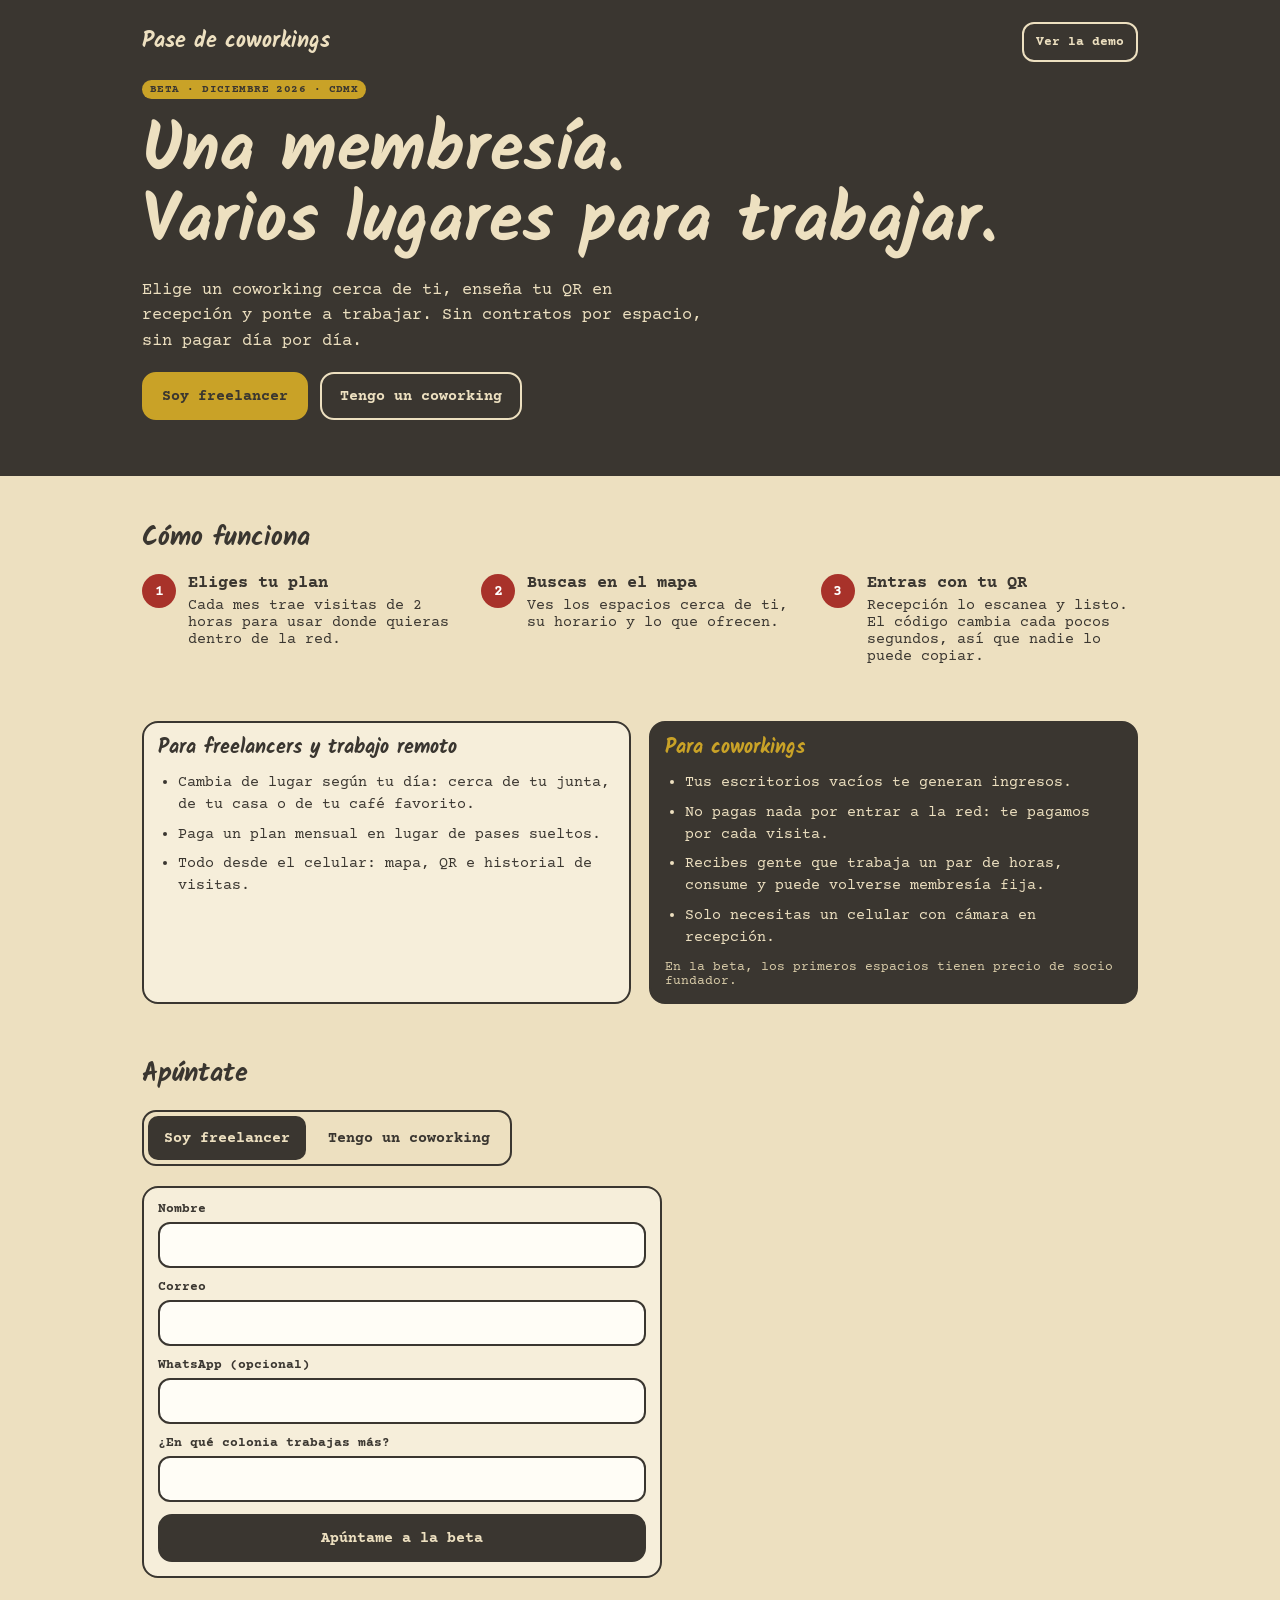
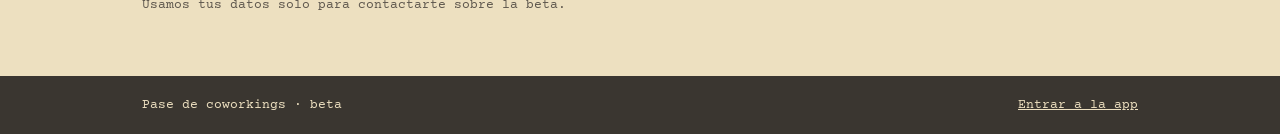
<file: pase-coworkings/conoce/index.html>
<!doctype html>
<html lang="es">
<head>
  <meta charset="utf-8" />
  <meta name="viewport" content="width=device-width, initial-scale=1, viewport-fit=cover" />
  <meta name="theme-color" content="#3A3630" />
  <meta name="robots" content="noindex" />
  <title>Pase de coworkings · Trabaja donde quieras con una sola membresía</title>
  <meta name="description" content="Una membresía mensual para trabajar en una red de coworkings en CDMX. Entras con un QR." />
  <link rel="icon" href="../icon.svg" type="image/svg+xml" />
  <link rel="preconnect" href="https://fonts.googleapis.com" />
  <link href="https://fonts.googleapis.com/css2?family=Courier+Prime:wght@400;700&family=Kalam:wght@400;700&display=swap" rel="stylesheet" />
  <script type="module" crossorigin src="/pase-coworkings/assets/conoce-awI3wdvR.js"></script>
  <link rel="modulepreload" crossorigin href="/pase-coworkings/assets/supabase-D1V-faC-.js">
  <link rel="stylesheet" crossorigin href="/pase-coworkings/assets/supabase-DBBgdruN.css">
  <link rel="stylesheet" crossorigin href="/pase-coworkings/assets/conoce-C1TBkhag.css">
</head>
<body>
  <div id="root"></div>
</body>
</html>
</file>
<file: pase-coworkings/assets/supabase-DBBgdruN.css>
:root{--piedra: #3A3630;--dorado: #C9A227;--oxido: #B5651D;--verde: #5A8577;--pergamino: #EDE0C0;--rojo: #A8322A;--papel: #F6EEDA;--blanco: #FFFDF6;--gris: #5E574D;--linea: #D8CBA8}*{box-sizing:border-box}html,body,#root{margin:0;min-height:100%}body{background:var(--pergamino);color:var(--piedra);font-family:Courier Prime,ui-monospace,monospace;font-size:15px;-webkit-font-smoothing:antialiased}h1,h2,h3,.mano{font-family:Kalam,cursive;margin:0;line-height:1.15}h1{font-size:32px}h2{font-size:26px}h3{font-size:20px}button,input,select{font-family:inherit;font-size:15px}a{color:var(--piedra)}.btn{min-height:48px;padding:0 18px;border-radius:14px;border:2px solid var(--piedra);background:transparent;color:var(--piedra);font-weight:700;cursor:pointer;display:inline-flex;align-items:center;justify-content:center;gap:8px;text-decoration:none}.btn:disabled{opacity:.55;cursor:default}.btn.oscuro{background:var(--piedra);color:var(--pergamino)}.btn.dorado{background:var(--dorado);border-color:var(--dorado);color:var(--piedra)}.btn.chico{min-height:40px;padding:0 12px;font-size:13px;border-radius:12px}.btn.ancho{width:100%}.campo{display:flex;flex-direction:column;gap:6px}.campo label{font-size:13px;font-weight:700}.campo input,.campo select{min-height:46px;padding:0 12px;border-radius:12px;border:2px solid var(--piedra);background:var(--blanco);color:var(--piedra)}.tarjeta{background:var(--papel);border:2px solid var(--piedra);border-radius:16px;padding:14px}.tarjeta.oscura{background:var(--piedra);color:var(--pergamino);border-color:var(--piedra)}.pila{display:flex;flex-direction:column;gap:12px}.fila{display:flex;align-items:center;gap:12px}.entre{display:flex;justify-content:space-between;align-items:center;gap:12px}.suave{color:var(--gris);font-size:13px}.chip{font-size:13px;padding:5px 10px;border-radius:999px;background:var(--papel);border:1.5px solid var(--piedra)}.chips{display:flex;flex-wrap:wrap;gap:8px}.burbuja{flex:none;width:34px;height:34px;border-radius:50%;background:var(--rojo);color:#fff;display:inline-flex;align-items:center;justify-content:center;font-weight:700}.aviso{padding:12px 14px;border-radius:14px;background:var(--blanco);border:2px solid var(--verde)}.aviso.error{border-color:var(--rojo)}.aviso b{display:block;margin-bottom:2px}.etiqueta-beta{font-size:11px;font-weight:700;padding:3px 8px;border-radius:999px;background:var(--dorado);color:var(--piedra);letter-spacing:.04em}.movil{max-width:480px;margin:0 auto;min-height:100dvh;display:flex;flex-direction:column}.cabeza{display:flex;justify-content:space-between;align-items:center;padding:18px 18px 10px}.contador{display:flex;flex-direction:column;align-items:center;background:var(--piedra);color:var(--pergamino);border-radius:14px;padding:6px 12px;min-width:70px}.contador b{font-size:22px;color:var(--dorado);line-height:1.1}.contador span{font-size:11px}.cuerpo{flex:1;padding:0 18px 110px}.nav{position:fixed;left:0;right:0;bottom:0;background:var(--papel);border-top:2px solid var(--piedra);padding:8px 12px calc(10px + env(safe-area-inset-bottom))}.nav-in{max-width:480px;margin:0 auto;display:grid;grid-template-columns:repeat(3,minmax(0,1fr));gap:8px}.nav button{min-height:54px;border:none;border-radius:12px;background:transparent;color:var(--piedra);font-weight:700;font-size:12px;display:flex;flex-direction:column;align-items:center;justify-content:center;gap:2px;cursor:pointer}.nav button.activo{background:var(--piedra);color:var(--pergamino)}.mapa{height:300px;border-radius:18px;border:2px solid var(--piedra);overflow:hidden}.pin{width:34px;height:34px;border-radius:50%;background:var(--rojo);color:#fff;border:3px solid var(--piedra);display:flex;align-items:center;justify-content:center;font:700 14px Courier Prime,monospace}.yo{width:20px;height:20px;border-radius:50%;background:var(--dorado);border:4px solid var(--piedra)}.espacio-btn{width:100%;text-align:left;cursor:pointer;display:flex;gap:14px;align-items:flex-start;color:var(--piedra)}.qr-caja{background:var(--blanco);border:3px solid var(--piedra);border-radius:20px;padding:14px;align-self:center}.qr-caja img{display:block;width:260px;height:260px;image-rendering:pixelated}.cuenta{width:36px;height:36px;border-radius:50%;background:var(--dorado);display:inline-flex;align-items:center;justify-content:center;font-weight:700}.lector{border-radius:18px;overflow:hidden;background:var(--piedra);min-height:220px}.lector video{width:100%!important;display:block}.panel{display:flex;flex-wrap:wrap;min-height:100dvh}.lateral{flex:1 1 220px;background:var(--piedra);color:var(--pergamino);padding:24px 18px;display:flex;flex-direction:column;gap:18px}.lateral button{text-align:left;background:transparent;border:none;color:var(--pergamino);padding:10px 12px;border-radius:10px;cursor:pointer;font-weight:700;min-height:44px}.lateral button.activo{background:var(--dorado);color:var(--piedra)}.contenido{flex:999 1 560px;min-width:0;padding:28px}.contenido-in{max-width:1040px;display:flex;flex-direction:column;gap:24px}.kpis{display:flex;flex-wrap:wrap;gap:14px}.kpi{flex:1 1 180px}.kpi b{display:block;font-size:32px}.tabla-caja{overflow-x:auto;border:2px solid var(--piedra);border-radius:16px;background:var(--blanco)}table{width:100%;min-width:560px;border-collapse:collapse;font-size:14px}th{background:var(--piedra);color:var(--pergamino);text-align:left;padding:11px 14px}td{padding:11px 14px;border-top:1px solid var(--linea)}td.num,th.num{text-align:right}.rejilla{display:grid;grid-template-columns:repeat(auto-fit,minmax(220px,1fr));gap:12px}.centro{min-height:100dvh;display:flex;align-items:center;justify-content:center;padding:24px}.login{width:100%;max-width:400px}
</file>
<file: pase-coworkings/assets/app-CIGW-MKW.css>
.leaflet-pane,.leaflet-tile,.leaflet-marker-icon,.leaflet-marker-shadow,.leaflet-tile-container,.leaflet-pane>svg,.leaflet-pane>canvas,.leaflet-zoom-box,.leaflet-image-layer,.leaflet-layer{position:absolute;left:0;top:0}.leaflet-container{overflow:hidden}.leaflet-tile,.leaflet-marker-icon,.leaflet-marker-shadow{-webkit-user-select:none;-moz-user-select:none;user-select:none;-webkit-user-drag:none}.leaflet-tile::selection{background:transparent}.leaflet-safari .leaflet-tile{image-rendering:-webkit-optimize-contrast}.leaflet-safari .leaflet-tile-container{width:1600px;height:1600px;-webkit-transform-origin:0 0}.leaflet-marker-icon,.leaflet-marker-shadow{display:block}.leaflet-container .leaflet-overlay-pane svg{max-width:none!important;max-height:none!important}.leaflet-container .leaflet-marker-pane img,.leaflet-container .leaflet-shadow-pane img,.leaflet-container .leaflet-tile-pane img,.leaflet-container img.leaflet-image-layer,.leaflet-container .leaflet-tile{max-width:none!important;max-height:none!important;width:auto;padding:0}.leaflet-container img.leaflet-tile{mix-blend-mode:plus-lighter}.leaflet-container.leaflet-touch-zoom{-ms-touch-action:pan-x pan-y;touch-action:pan-x pan-y}.leaflet-container.leaflet-touch-drag{-ms-touch-action:pinch-zoom;touch-action:none;touch-action:pinch-zoom}.leaflet-container.leaflet-touch-drag.leaflet-touch-zoom{-ms-touch-action:none;touch-action:none}.leaflet-container{-webkit-tap-highlight-color:transparent}.leaflet-container a{-webkit-tap-highlight-color:rgba(51,181,229,.4)}.leaflet-tile{filter:inherit;visibility:hidden}.leaflet-tile-loaded{visibility:inherit}.leaflet-zoom-box{width:0;height:0;-moz-box-sizing:border-box;box-sizing:border-box;z-index:800}.leaflet-overlay-pane svg{-moz-user-select:none}.leaflet-pane{z-index:400}.leaflet-tile-pane{z-index:200}.leaflet-overlay-pane{z-index:400}.leaflet-shadow-pane{z-index:500}.leaflet-marker-pane{z-index:600}.leaflet-tooltip-pane{z-index:650}.leaflet-popup-pane{z-index:700}.leaflet-map-pane canvas{z-index:100}.leaflet-map-pane svg{z-index:200}.leaflet-vml-shape{width:1px;height:1px}.lvml{behavior:url(#default#VML);display:inline-block;position:absolute}.leaflet-control{position:relative;z-index:800;pointer-events:visiblePainted;pointer-events:auto}.leaflet-top,.leaflet-bottom{position:absolute;z-index:1000;pointer-events:none}.leaflet-top{top:0}.leaflet-right{right:0}.leaflet-bottom{bottom:0}.leaflet-left{left:0}.leaflet-control{float:left;clear:both}.leaflet-right .leaflet-control{float:right}.leaflet-top .leaflet-control{margin-top:10px}.leaflet-bottom .leaflet-control{margin-bottom:10px}.leaflet-left .leaflet-control{margin-left:10px}.leaflet-right .leaflet-control{margin-right:10px}.leaflet-fade-anim .leaflet-popup{opacity:0;-webkit-transition:opacity .2s linear;-moz-transition:opacity .2s linear;transition:opacity .2s linear}.leaflet-fade-anim .leaflet-map-pane .leaflet-popup{opacity:1}.leaflet-zoom-animated{-webkit-transform-origin:0 0;-ms-transform-origin:0 0;transform-origin:0 0}svg.leaflet-zoom-animated{will-change:transform}.leaflet-zoom-anim .leaflet-zoom-animated{-webkit-transition:-webkit-transform .25s cubic-bezier(0,0,.25,1);-moz-transition:-moz-transform .25s cubic-bezier(0,0,.25,1);transition:transform .25s cubic-bezier(0,0,.25,1)}.leaflet-zoom-anim .leaflet-tile,.leaflet-pan-anim .leaflet-tile{-webkit-transition:none;-moz-transition:none;transition:none}.leaflet-zoom-anim .leaflet-zoom-hide{visibility:hidden}.leaflet-interactive{cursor:pointer}.leaflet-grab{cursor:-webkit-grab;cursor:-moz-grab;cursor:grab}.leaflet-crosshair,.leaflet-crosshair .leaflet-interactive{cursor:crosshair}.leaflet-popup-pane,.leaflet-control{cursor:auto}.leaflet-dragging .leaflet-grab,.leaflet-dragging .leaflet-grab .leaflet-interactive,.leaflet-dragging .leaflet-marker-draggable{cursor:move;cursor:-webkit-grabbing;cursor:-moz-grabbing;cursor:grabbing}.leaflet-marker-icon,.leaflet-marker-shadow,.leaflet-image-layer,.leaflet-pane>svg path,.leaflet-tile-container{pointer-events:none}.leaflet-marker-icon.leaflet-interactive,.leaflet-image-layer.leaflet-interactive,.leaflet-pane>svg path.leaflet-interactive,svg.leaflet-image-layer.leaflet-interactive path{pointer-events:visiblePainted;pointer-events:auto}.leaflet-container{background:#ddd;outline-offset:1px}.leaflet-container a{color:#0078a8}.leaflet-zoom-box{border:2px dotted #38f;background:#ffffff80}.leaflet-container{font-family:Helvetica Neue,Arial,Helvetica,sans-serif;font-size:12px;font-size:.75rem;line-height:1.5}.leaflet-bar{box-shadow:0 1px 5px #000000a6;border-radius:4px}.leaflet-bar a{background-color:#fff;border-bottom:1px solid #ccc;width:26px;height:26px;line-height:26px;display:block;text-align:center;text-decoration:none;color:#000}.leaflet-bar a,.leaflet-control-layers-toggle{background-position:50% 50%;background-repeat:no-repeat;display:block}.leaflet-bar a:hover,.leaflet-bar a:focus{background-color:#f4f4f4}.leaflet-bar a:first-child{border-top-left-radius:4px;border-top-right-radius:4px}.leaflet-bar a:last-child{border-bottom-left-radius:4px;border-bottom-right-radius:4px;border-bottom:none}.leaflet-bar a.leaflet-disabled{cursor:default;background-color:#f4f4f4;color:#bbb}.leaflet-touch .leaflet-bar a{width:30px;height:30px;line-height:30px}.leaflet-touch .leaflet-bar a:first-child{border-top-left-radius:2px;border-top-right-radius:2px}.leaflet-touch .leaflet-bar a:last-child{border-bottom-left-radius:2px;border-bottom-right-radius:2px}.leaflet-control-zoom-in,.leaflet-control-zoom-out{font:700 18px Lucida Console,Monaco,monospace;text-indent:1px}.leaflet-touch .leaflet-control-zoom-in,.leaflet-touch .leaflet-control-zoom-out{font-size:22px}.leaflet-control-layers{box-shadow:0 1px 5px #0006;background:#fff;border-radius:5px}.leaflet-control-layers-toggle{background-image:url([data-uri]);width:36px;height:36px}.leaflet-retina .leaflet-control-layers-toggle{background-image:url([data-uri]);background-size:26px 26px}.leaflet-touch .leaflet-control-layers-toggle{width:44px;height:44px}.leaflet-control-layers .leaflet-control-layers-list,.leaflet-control-layers-expanded .leaflet-control-layers-toggle{display:none}.leaflet-control-layers-expanded .leaflet-control-layers-list{display:block;position:relative}.leaflet-control-layers-expanded{padding:6px 10px 6px 6px;color:#333;background:#fff}.leaflet-control-layers-scrollbar{overflow-y:scroll;overflow-x:hidden;padding-right:5px}.leaflet-control-layers-selector{margin-top:2px;position:relative;top:1px}.leaflet-control-layers label{display:block;font-size:13px;font-size:1.08333em}.leaflet-control-layers-separator{height:0;border-top:1px solid #ddd;margin:5px -10px 5px -6px}.leaflet-default-icon-path{background-image:url([data-uri])}.leaflet-container .leaflet-control-attribution{background:#fff;background:#fffc;margin:0}.leaflet-control-attribution,.leaflet-control-scale-line{padding:0 5px;color:#333;line-height:1.4}.leaflet-control-attribution a{text-decoration:none}.leaflet-control-attribution a:hover,.leaflet-control-attribution a:focus{text-decoration:underline}.leaflet-attribution-flag{display:inline!important;vertical-align:baseline!important;width:1em;height:.6669em}.leaflet-left .leaflet-control-scale{margin-left:5px}.leaflet-bottom .leaflet-control-scale{margin-bottom:5px}.leaflet-control-scale-line{border:2px solid #777;border-top:none;line-height:1.1;padding:2px 5px 1px;white-space:nowrap;-moz-box-sizing:border-box;box-sizing:border-box;background:#fffc;text-shadow:1px 1px #fff}.leaflet-control-scale-line:not(:first-child){border-top:2px solid #777;border-bottom:none;margin-top:-2px}.leaflet-control-scale-line:not(:first-child):not(:last-child){border-bottom:2px solid #777}.leaflet-touch .leaflet-control-attribution,.leaflet-touch .leaflet-control-layers,.leaflet-touch .leaflet-bar{box-shadow:none}.leaflet-touch .leaflet-control-layers,.leaflet-touch .leaflet-bar{border:2px solid rgba(0,0,0,.2);background-clip:padding-box}.leaflet-popup{position:absolute;text-align:center;margin-bottom:20px}.leaflet-popup-content-wrapper{padding:1px;text-align:left;border-radius:12px}.leaflet-popup-content{margin:13px 24px 13px 20px;line-height:1.3;font-size:13px;font-size:1.08333em;min-height:1px}.leaflet-popup-content p{margin:1.3em 0}.leaflet-popup-tip-container{width:40px;height:20px;position:absolute;left:50%;margin-top:-1px;margin-left:-20px;overflow:hidden;pointer-events:none}.leaflet-popup-tip{width:17px;height:17px;padding:1px;margin:-10px auto 0;pointer-events:auto;-webkit-transform:rotate(45deg);-moz-transform:rotate(45deg);-ms-transform:rotate(45deg);transform:rotate(45deg)}.leaflet-popup-content-wrapper,.leaflet-popup-tip{background:#fff;color:#333;box-shadow:0 3px 14px #0006}.leaflet-container a.leaflet-popup-close-button{position:absolute;top:0;right:0;border:none;text-align:center;width:24px;height:24px;font:16px/24px Tahoma,Verdana,sans-serif;color:#757575;text-decoration:none;background:transparent}.leaflet-container a.leaflet-popup-close-button:hover,.leaflet-container a.leaflet-popup-close-button:focus{color:#585858}.leaflet-popup-scrolled{overflow:auto}.leaflet-oldie .leaflet-popup-content-wrapper{-ms-zoom:1}.leaflet-oldie .leaflet-popup-tip{width:24px;margin:0 auto;-ms-filter:"progid:DXImageTransform.Microsoft.Matrix(M11=0.70710678, M12=0.70710678, M21=-0.70710678, M22=0.70710678)";filter:progid:DXImageTransform.Microsoft.Matrix(M11=.70710678,M12=.70710678,M21=-.70710678,M22=.70710678)}.leaflet-oldie .leaflet-control-zoom,.leaflet-oldie .leaflet-control-layers,.leaflet-oldie .leaflet-popup-content-wrapper,.leaflet-oldie .leaflet-popup-tip{border:1px solid #999}.leaflet-div-icon{background:#fff;border:1px solid #666}.leaflet-tooltip{position:absolute;padding:6px;background-color:#fff;border:1px solid #fff;border-radius:3px;color:#222;white-space:nowrap;-webkit-user-select:none;-moz-user-select:none;-ms-user-select:none;user-select:none;pointer-events:none;box-shadow:0 1px 3px #0006}.leaflet-tooltip.leaflet-interactive{cursor:pointer;pointer-events:auto}.leaflet-tooltip-top:before,.leaflet-tooltip-bottom:before,.leaflet-tooltip-left:before,.leaflet-tooltip-right:before{position:absolute;pointer-events:none;border:6px solid transparent;background:transparent;content:""}.leaflet-tooltip-bottom{margin-top:6px}.leaflet-tooltip-top{margin-top:-6px}.leaflet-tooltip-bottom:before,.leaflet-tooltip-top:before{left:50%;margin-left:-6px}.leaflet-tooltip-top:before{bottom:0;margin-bottom:-12px;border-top-color:#fff}.leaflet-tooltip-bottom:before{top:0;margin-top:-12px;margin-left:-6px;border-bottom-color:#fff}.leaflet-tooltip-left{margin-left:-6px}.leaflet-tooltip-right{margin-left:6px}.leaflet-tooltip-left:before,.leaflet-tooltip-right:before{top:50%;margin-top:-6px}.leaflet-tooltip-left:before{right:0;margin-right:-12px;border-left-color:#fff}.leaflet-tooltip-right:before{left:0;margin-left:-12px;border-right-color:#fff}@media print{.leaflet-control{-webkit-print-color-adjust:exact;print-color-adjust:exact}}
</file>
<file: pase-coworkings/assets/conoce-C1TBkhag.css>
.landing{min-height:100dvh;display:flex;flex-direction:column}.ancho-max{width:100%;max-width:1040px;margin:0 auto;padding:0 22px}.hero{background:var(--piedra);color:var(--pergamino);padding:22px 0 56px}.titulo-hero{font-size:clamp(38px,7vw,68px);line-height:1.05}.sub{max-width:560px;font-size:17px;line-height:1.5;margin:0}.btn.claro{border-color:var(--pergamino);color:var(--pergamino)}.seccion{padding-top:48px;padding-bottom:8px;gap:20px}.lista{margin:0;padding-left:20px;display:flex;flex-direction:column;gap:8px;line-height:1.45}.tabs{display:inline-flex;gap:6px;padding:4px;border:2px solid var(--piedra);border-radius:14px;align-self:flex-start;flex-wrap:wrap}.tabs button{min-height:44px;padding:0 16px;border:none;border-radius:10px;background:transparent;font-weight:700;color:var(--piedra);cursor:pointer}.tabs button.activo{background:var(--piedra);color:var(--pergamino)}.pie{margin-top:56px;background:var(--piedra);color:var(--pergamino);padding:22px 0;font-size:13px}
</file>
